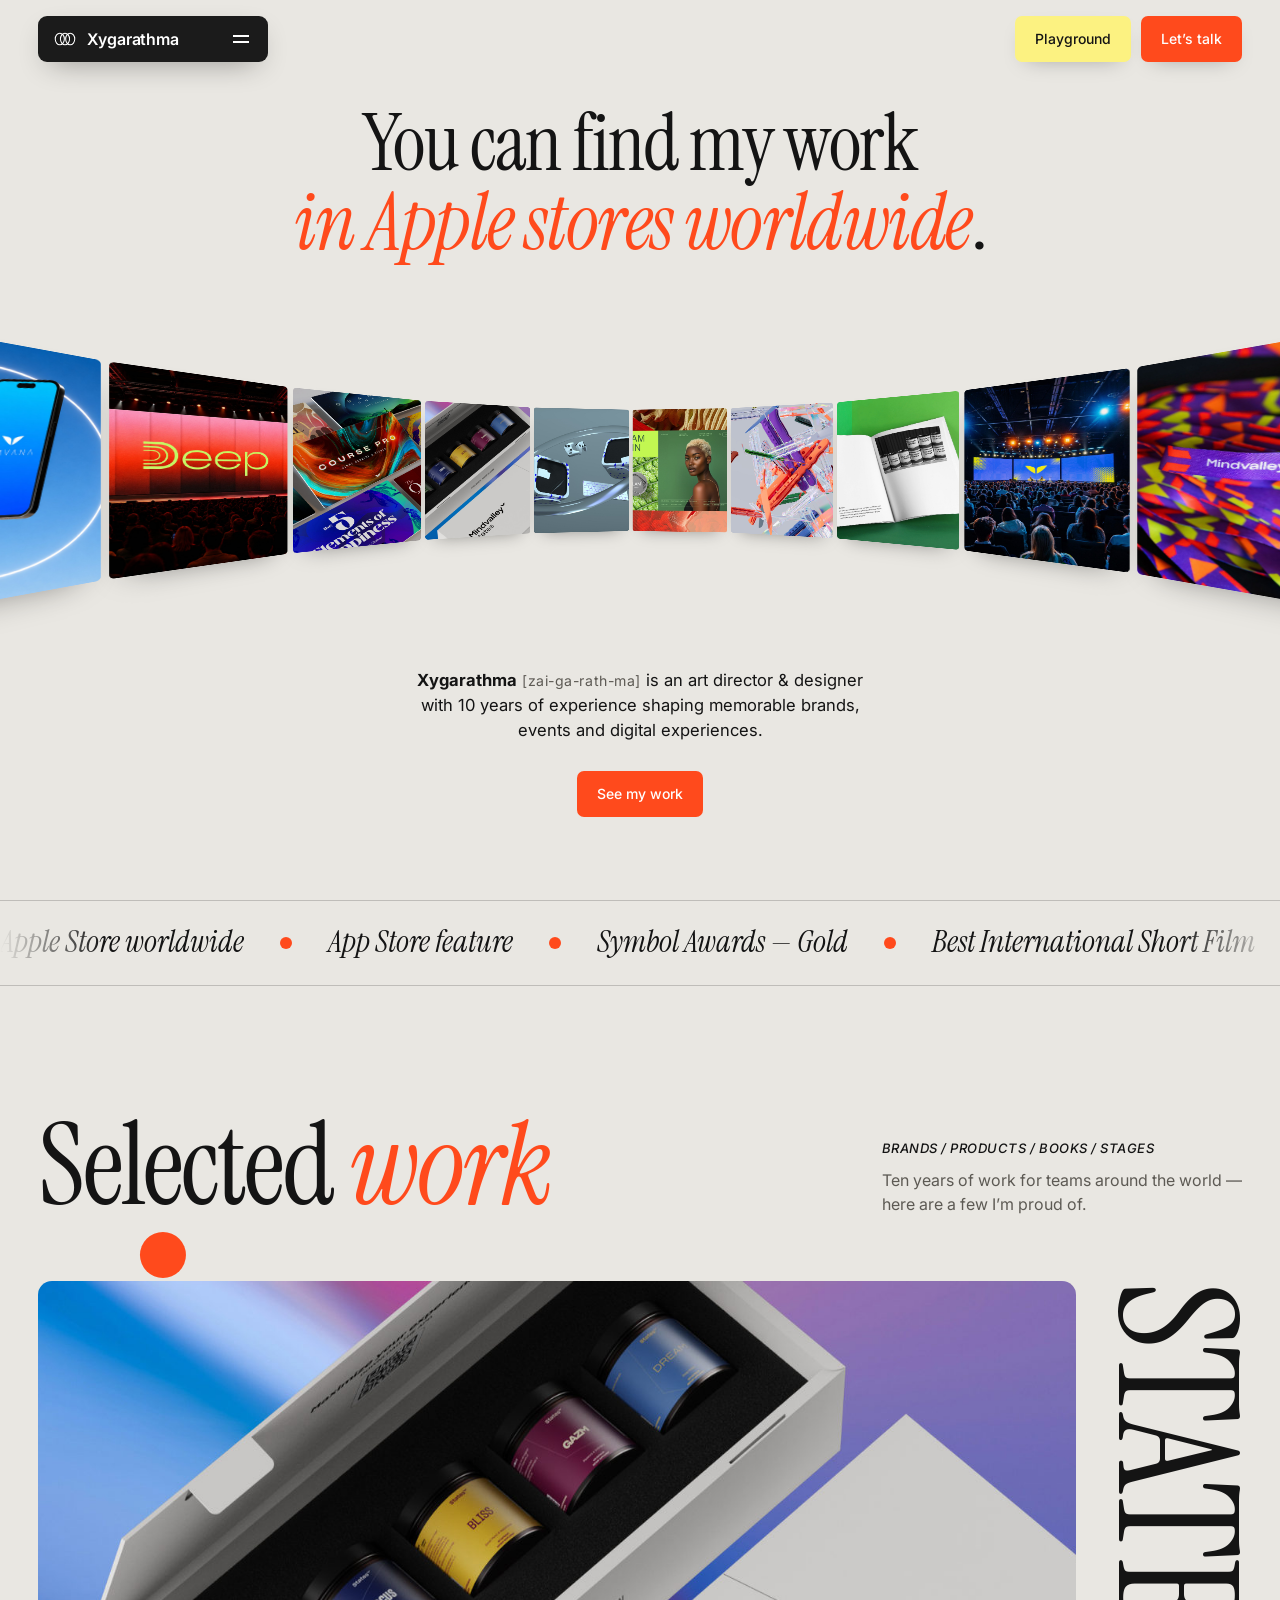
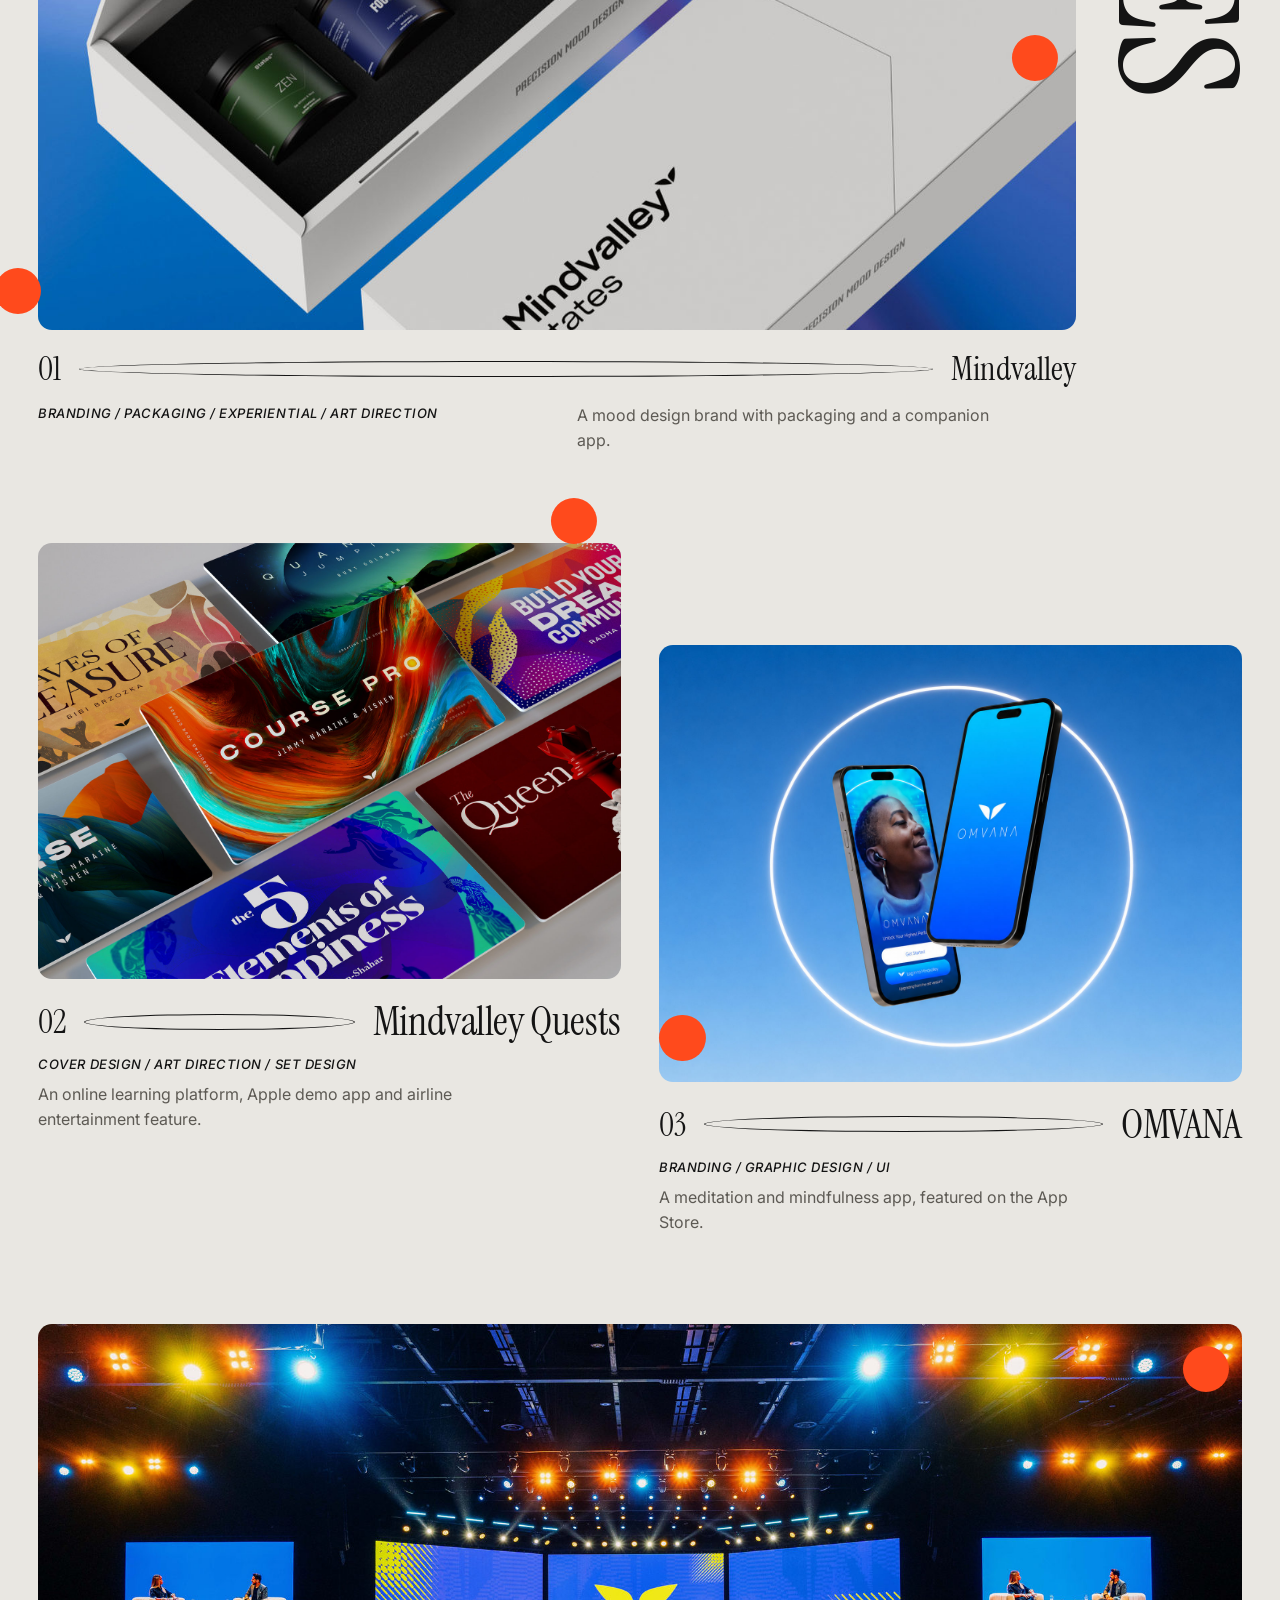
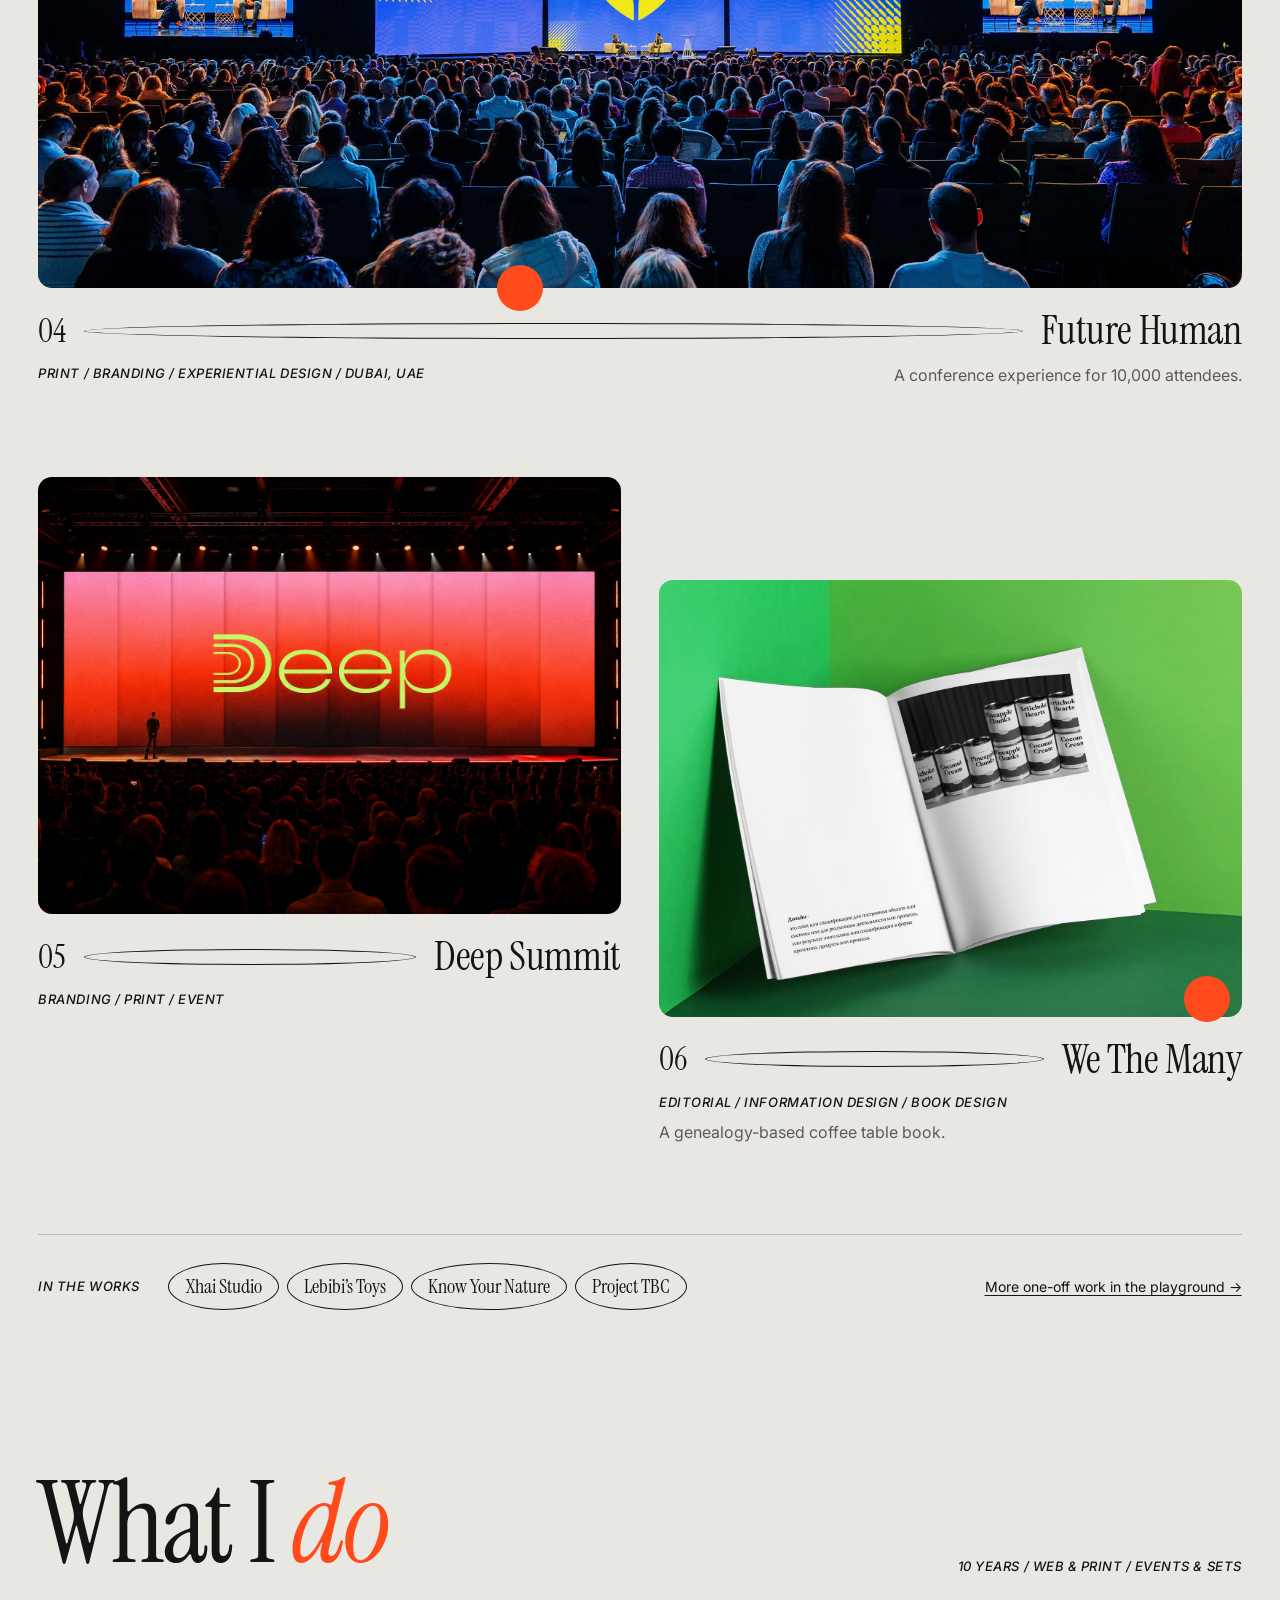
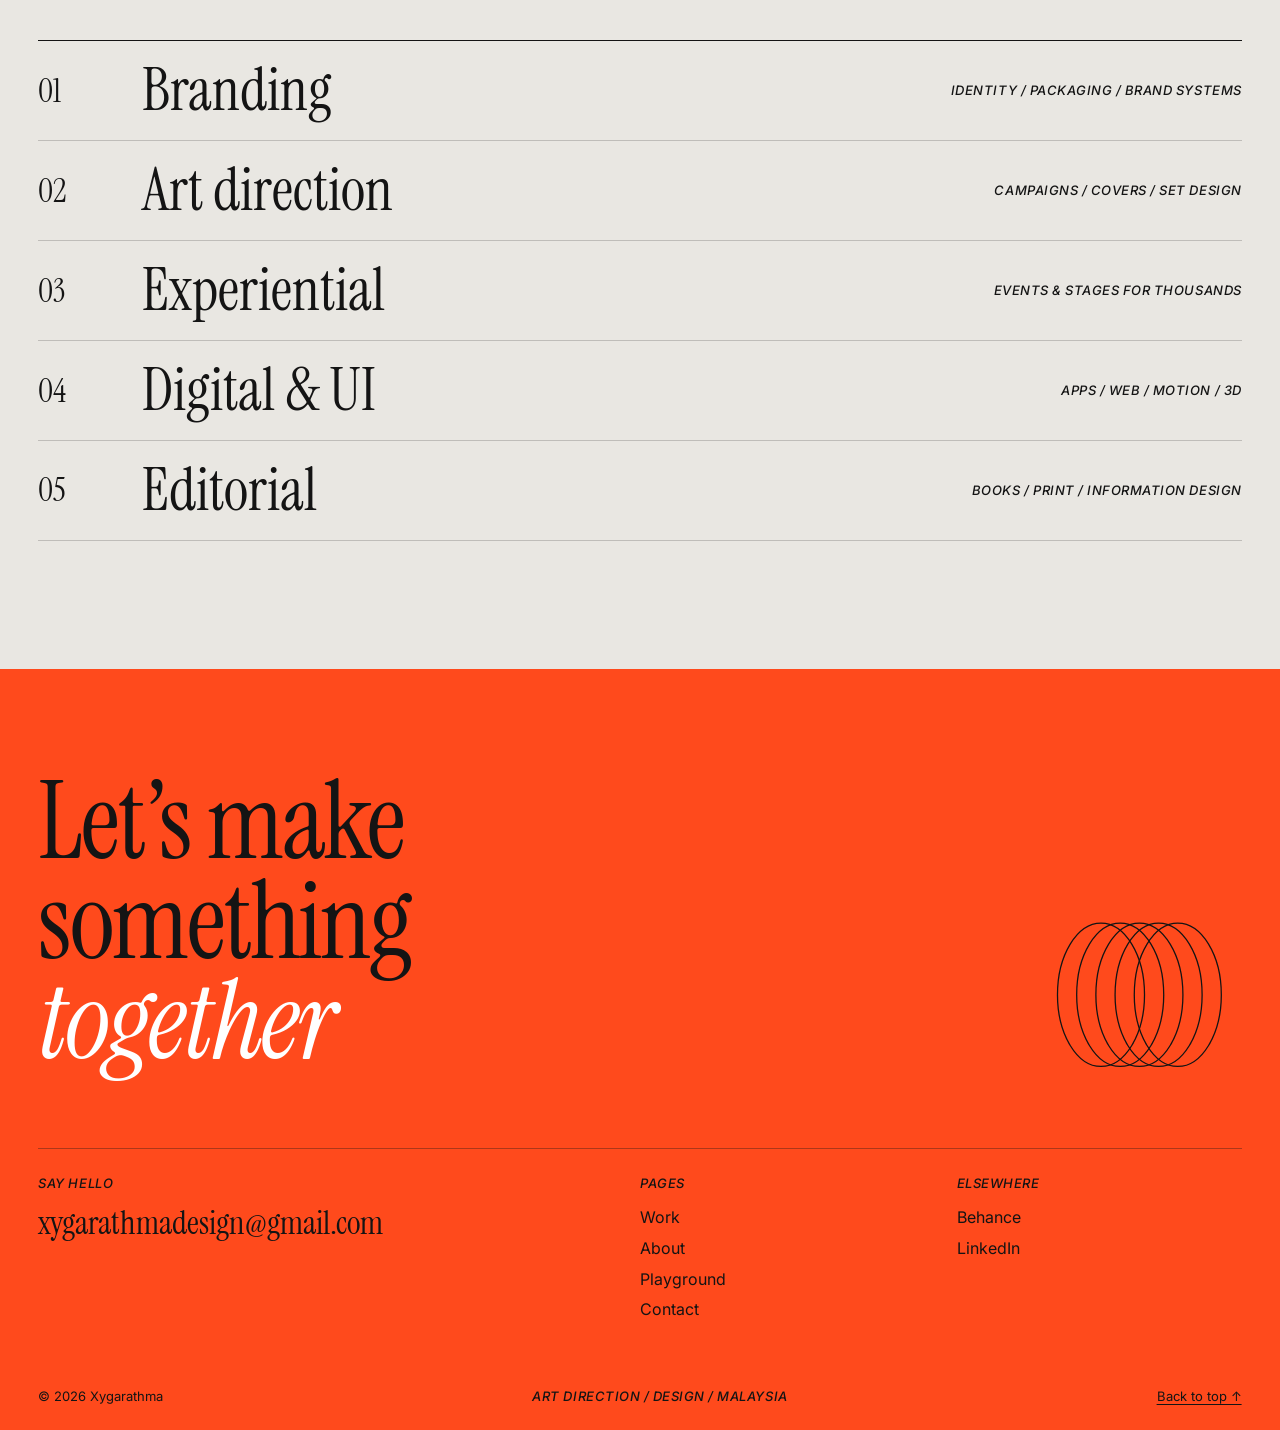
<file: index.html>
<!doctype html>
<html lang="en">
<head>
  <meta charset="utf-8" />
  <meta name="viewport" content="width=device-width, initial-scale=1" />
  <title>Xygarathma — Art Director &amp; Designer</title>
  <meta name="description" content="Xygarathma is an art director and designer with 10 years of experience shaping memorable brands, events and digital experiences." />
  <link rel="preconnect" href="https://fonts.googleapis.com" />
  <link rel="preconnect" href="https://fonts.gstatic.com" crossorigin />
  <link href="https://fonts.googleapis.com/css2?family=Instrument+Serif:ital@0;1&family=Inter:ital,wght@0,400;0,500;0,600;1,500&display=swap" rel="stylesheet" />
  <link rel="stylesheet" href="styles.css" />
</head>
<body>
  <div class="cursor" aria-hidden="true"><span>View</span></div>

  <!-- ───────────── NAV ───────────── -->
  <header class="nav">
    <div class="nav__box">
      <div class="nav__bar">
        <a href="index.html" class="nav__logo">
          <svg class="mark" viewBox="0 0 40 20" aria-hidden="true"><ellipse cx="12" cy="10" rx="7" ry="9"/><ellipse cx="20" cy="10" rx="7" ry="9"/><ellipse cx="28" cy="10" rx="7" ry="9"/></svg>
          Xygarathma
        </a>
        <button class="nav__burger" aria-expanded="false" aria-controls="menu" aria-label="Menu"><span></span><span></span></button>
      </div>
      <nav class="nav__menu" id="menu" aria-label="Primary">
        <a href="#work">Work</a>
        <a href="about.html">About</a>
        <a href="playground.html">Playground</a>
        <a href="contact.html">Contact</a>
      </nav>
    </div>
    <div class="nav__actions">
      <a href="playground.html" class="btn btn--yellow">Playground</a>
      <a href="contact.html" class="btn btn--orange">Let’s talk</a>
    </div>
  </header>

  <main>
    <!-- ───────────── HERO ───────────── -->
    <section class="hero">
      <h1 class="hero__title">
        <span class="hero__lead load">You can find my work</span>
        <span class="rotator load" style="--d:.15s" aria-live="polite"><span class="rotator__item is-current">in Apple stores worldwide</span></span>
      </h1>

      <!-- curved 3D gallery (Melius-style); JS duplicates the cards to fill the ring -->
      <div class="ring load" style="--d:.3s" aria-hidden="true">
        <div class="ring__track">
          <figure class="ring__card"><img src="images/states.jpg" alt="" /></figure>
          <figure class="ring__card"><img src="images/quests.jpg" alt="" /></figure>
          <figure class="ring__card"><img src="images/deepsummit.jpg" alt="" /></figure>
          <figure class="ring__card"><img src="images/omvana.jpg" alt="" /></figure>
          <figure class="ring__card"><img src="images/projecttbc.jpg" alt="" /></figure>
          <figure class="ring__card"><img src="images/futurehuman.jpg" alt="" /></figure>
          <figure class="ring__card"><img src="images/wethemany.jpg" alt="" /></figure>
          <figure class="ring__card"><img src="images/xhai.jpg" alt="" /></figure>
          <figure class="ring__card"><img src="images/lebibi.jpg" alt="" /></figure>
          <figure class="ring__card"><img src="images/knowyournature.jpg" alt="" /></figure>
        </div>
      </div>

      <div class="hero__foot">
        <p class="hero__sub load" style="--d:.45s">
          <strong>Xygarathma</strong> <span class="say">[zai-ga-rath-ma]</span> is an art director &amp; designer
          with 10 years of experience shaping memorable brands, events and digital experiences.
        </p>
        <a href="#work" class="btn btn--orange load" style="--d:.55s">See my work</a>
      </div>
    </section>

    <!-- ───────────── RECOGNITION ───────────── -->
    <section class="strip" aria-label="Recognition">
      <div class="marquee">
        <div class="marquee__track">
          <span>Apple Store worldwide</span><i></i><span>App Store feature</span><i></i><span>Symbol Awards — Gold</span><i></i><span>Best International Short Film</span><i></i><span>11 Young Malaysians to Watch</span><i></i>
          <span>Apple Store worldwide</span><i></i><span>App Store feature</span><i></i><span>Symbol Awards — Gold</span><i></i><span>Best International Short Film</span><i></i><span>11 Young Malaysians to Watch</span><i></i>
        </div>
      </div>
    </section>

    <!-- ───────────── WORK ───────────── -->
    <section class="work" id="work">
      <div class="section-head">
        <h2 class="display reveal">Selected <em>work</em></h2>
        <div class="section-head__side reveal" style="--d:.1s">
          <p class="caps">Brands / Products / Books / Stages</p>
          <p>Ten years of work for teams around the world — here are a few I’m proud of.</p>
        </div>
      </div>

      <!-- Feature, laid out like a poster -->
      <article class="project project--feature reveal" data-cursor>
        <a href="https://www.xygarathma.com/states" class="project__media">
          <img src="images/states.jpg" alt="States mood design kit: a box of colourful bottles" />
          <span class="dot" style="--x:12%;--y:-4%"></span>
          <span class="dot" style="--x:96%;--y:58%"></span>
          <span class="dot" style="--x:-2%;--y:94%"></span>
        </a>
        <h3 class="project__vertical" aria-hidden="true">States</h3>
        <div class="project__row">
          <span class="num">01</span><span class="ellipse"></span><span class="num">Mindvalley</span>
        </div>
        <div class="project__text">
          <h3 class="project__title">States</h3>
          <p class="caps">Branding / Packaging / Experiential / Art direction</p>
          <p class="project__desc">A mood design brand with packaging and a companion app.</p>
        </div>
      </article>

      <div class="project-grid">
        <article class="project reveal" data-cursor>
          <a href="https://www.xygarathma.com/quests" class="project__media">
            <img src="images/quests.jpg" alt="Mindvalley Quests course covers" />
            <span class="dot" style="--x:92%;--y:-5%"></span>
          </a>
          <div class="project__row"><span class="num">02</span><span class="ellipse"></span><h3 class="project__title">Mindvalley Quests</h3></div>
          <p class="caps">Cover design / Art direction / Set design</p>
          <p class="project__desc">An online learning platform, Apple demo app and airline entertainment feature.</p>
        </article>
        <article class="project reveal" style="--d:.12s" data-cursor>
          <a href="https://www.xygarathma.com/omvana" class="project__media">
            <img src="images/omvana.jpg" alt="OMVANA app on two phones" />
            <span class="dot" style="--x:4%;--y:90%"></span>
          </a>
          <div class="project__row"><span class="num">03</span><span class="ellipse"></span><h3 class="project__title">OMVANA</h3></div>
          <p class="caps">Branding / Graphic design / UI</p>
          <p class="project__desc">A meditation and mindfulness app, featured on the App Store.</p>
        </article>
      </div>

      <article class="project project--wide reveal" data-cursor>
        <a href="https://www.xygarathma.com/futurehuman" class="project__media">
          <img src="images/futurehuman.jpg" alt="Future Human conference stage in front of a large audience" />
          <span class="dot" style="--x:97%;--y:8%"></span>
          <span class="dot" style="--x:40%;--y:100%"></span>
        </a>
        <div class="project__row"><span class="num">04</span><span class="ellipse"></span><h3 class="project__title">Future Human</h3></div>
        <div class="project__split">
          <p class="caps">Print / Branding / Experiential design / Dubai, UAE</p>
          <p class="project__desc">A conference experience for 10,000 attendees.</p>
        </div>
      </article>

      <div class="project-grid">
        <article class="project reveal" data-cursor>
          <a href="https://www.xygarathma.com/deepsummit" class="project__media">
            <img src="images/deepsummit.jpg" alt="Deep Summit logo on a glowing stage" />
          </a>
          <div class="project__row"><span class="num">05</span><span class="ellipse"></span><h3 class="project__title">Deep Summit</h3></div>
          <p class="caps">Branding / Print / Event</p>
        </article>
        <article class="project reveal" style="--d:.12s" data-cursor>
          <a href="https://www.xygarathma.com/wethemany" class="project__media">
            <img src="images/wethemany.jpg" alt="We The Many book open on a green set" />
            <span class="dot" style="--x:94%;--y:96%"></span>
          </a>
          <div class="project__row"><span class="num">06</span><span class="ellipse"></span><h3 class="project__title">We The Many</h3></div>
          <p class="caps">Editorial / Information design / Book design</p>
          <p class="project__desc">A genealogy-based coffee table book.</p>
        </article>
      </div>

      <div class="soon reveal">
        <p class="caps">In the works</p>
        <ul>
          <li><a href="https://www.xygarathma.com/xhaistudios">Xhai Studio</a></li>
          <li><a href="https://www.xygarathma.com/lebibistoys">Lebibi’s Toys</a></li>
          <li><a href="https://www.xygarathma.com/knowyournature">Know Your Nature</a></li>
          <li><a href="https://www.xygarathma.com/projecttbc">Project TBC</a></li>
        </ul>
        <a href="playground.html" class="link">More one-off work in the playground →</a>
      </div>
    </section>

    <!-- ───────────── SERVICES ───────────── -->
    <section class="services">
      <div class="section-head">
        <h2 class="display reveal">What I <em>do</em></h2>
        <p class="caps reveal" style="--d:.1s">10 years / Web &amp; print / Events &amp; sets</p>
      </div>
      <ul class="services__list">
        <li class="reveal"><span class="num">01</span><span class="t">Branding</span><span class="caps">Identity / Packaging / Brand systems</span></li>
        <li class="reveal"><span class="num">02</span><span class="t">Art direction</span><span class="caps">Campaigns / Covers / Set design</span></li>
        <li class="reveal"><span class="num">03</span><span class="t">Experiential</span><span class="caps">Events &amp; stages for thousands</span></li>
        <li class="reveal"><span class="num">04</span><span class="t">Digital &amp; UI</span><span class="caps">Apps / Web / Motion / 3D</span></li>
        <li class="reveal"><span class="num">05</span><span class="t">Editorial</span><span class="caps">Books / Print / Information design</span></li>
      </ul>
    </section>
  </main>

  <!-- ───────────── FOOTER (poster's orange block) ───────────── -->
  <footer class="footer">
    <div class="footer__top">
      <a href="contact.html" class="footer__big">Let’s make something <em>together</em></a>
      <svg class="rings" viewBox="0 0 160 120" aria-hidden="true">
        <ellipse cx="50" cy="60" rx="34" ry="56"/><ellipse cx="65" cy="60" rx="34" ry="56"/><ellipse cx="80" cy="60" rx="34" ry="56"/><ellipse cx="95" cy="60" rx="34" ry="56"/><ellipse cx="110" cy="60" rx="34" ry="56"/>
      </svg>
    </div>
    <div class="footer__cols">
      <div>
        <p class="caps">Say hello</p>
        <a href="mailto:xygarathmadesign@gmail.com" class="footer__mail">xygarathmadesign@gmail.com</a>
      </div>
      <nav aria-label="Pages">
        <p class="caps">Pages</p>
        <a href="#work">Work</a><a href="about.html">About</a><a href="playground.html">Playground</a><a href="contact.html">Contact</a>
      </nav>
      <nav aria-label="Social">
        <p class="caps">Elsewhere</p>
        <!-- TODO: add your Behance and LinkedIn URLs -->
        <a href="#">Behance</a><a href="#">LinkedIn</a>
      </nav>
    </div>
    <div class="footer__base">
      <span>© <span id="year"></span> Xygarathma</span>
      <span class="caps">Art direction / Design / Malaysia</span>
      <a href="#" class="link">Back to top ↑</a>
    </div>
  </footer>

  <script src="script.js"></script>
</body>
</html>
</file>
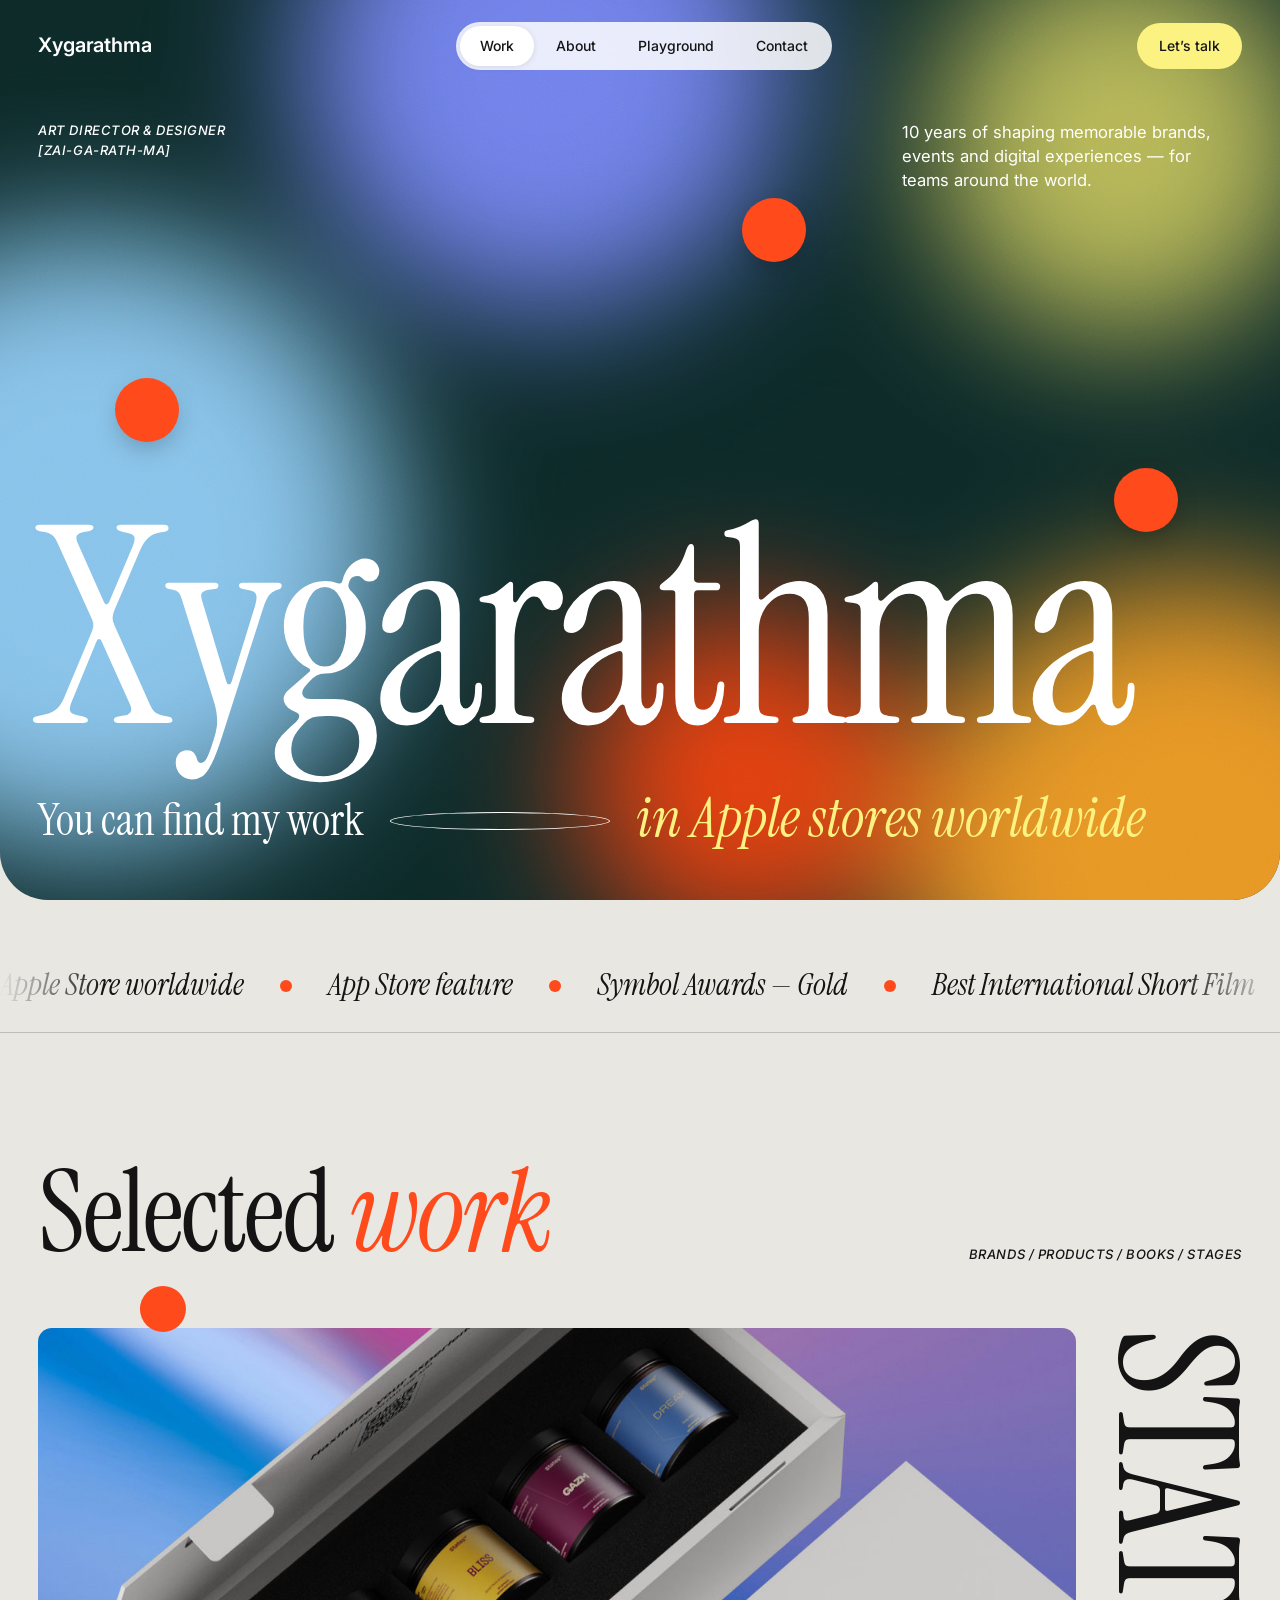
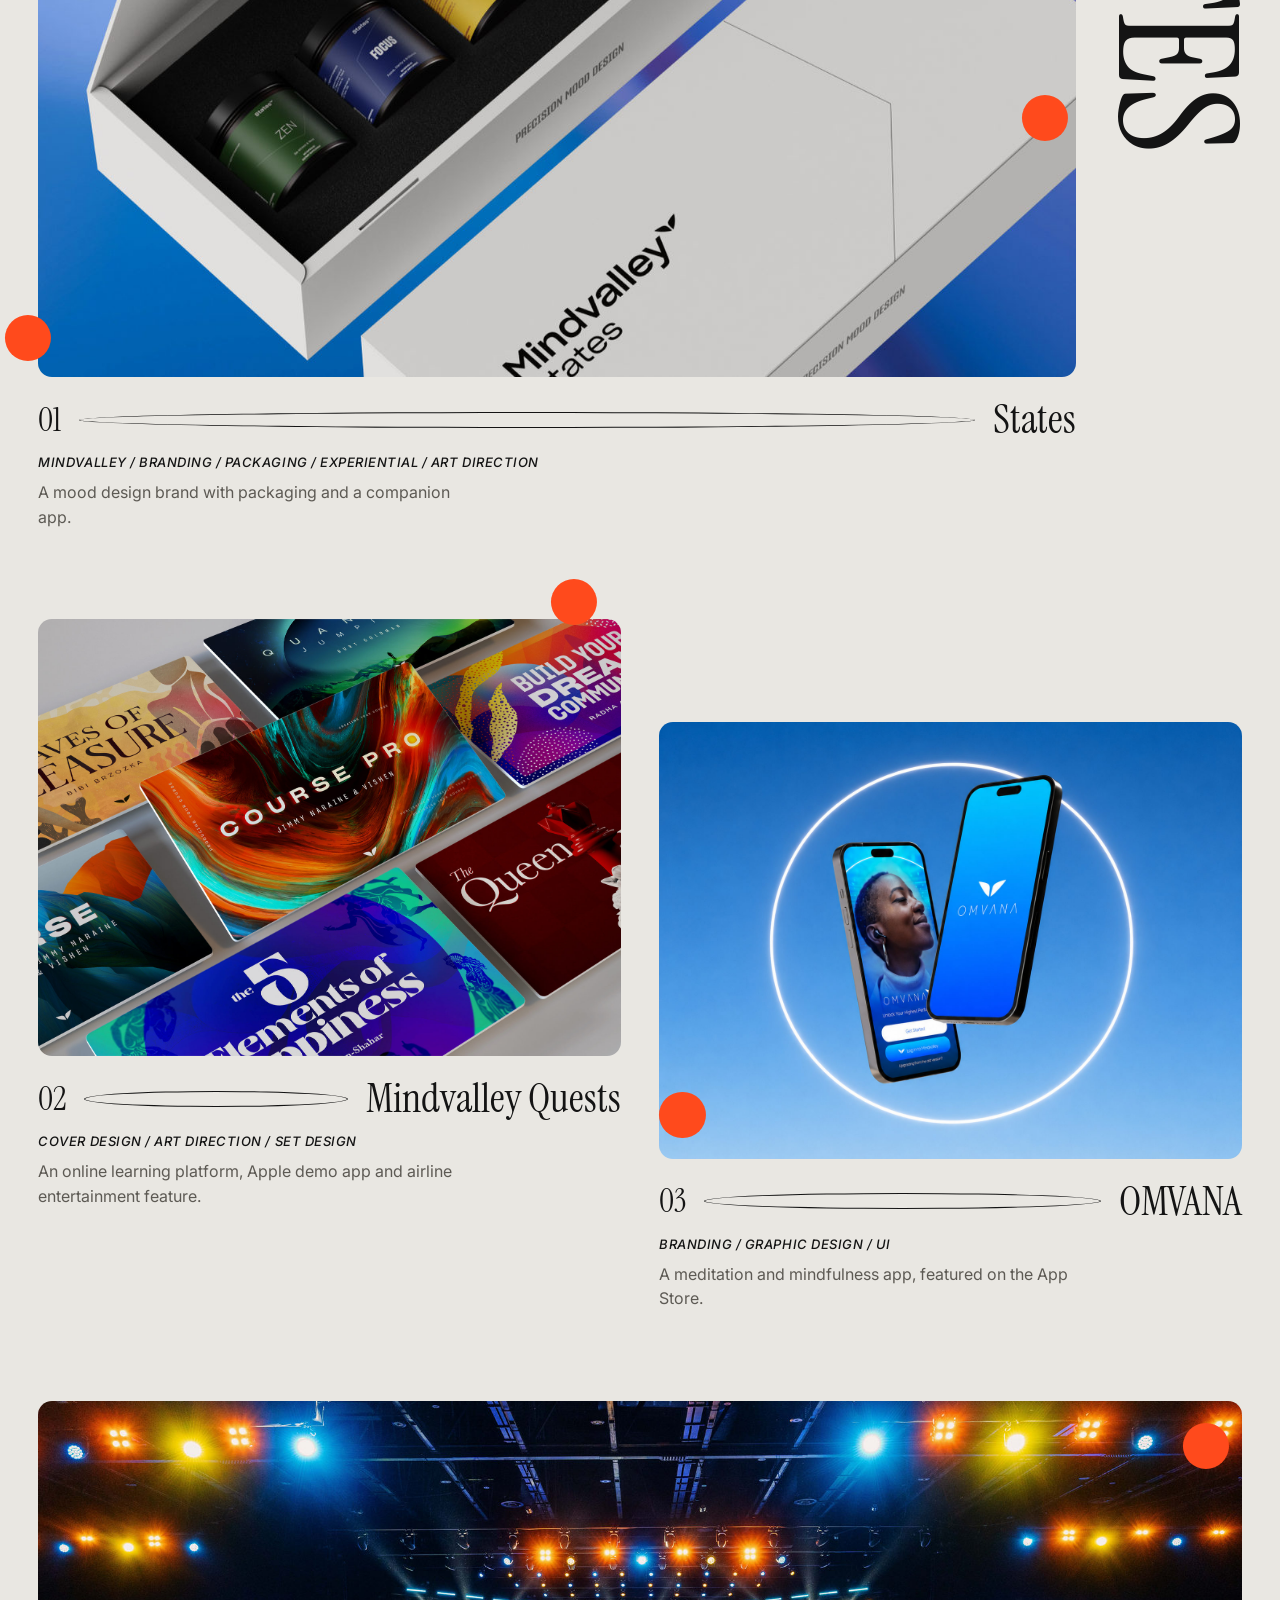
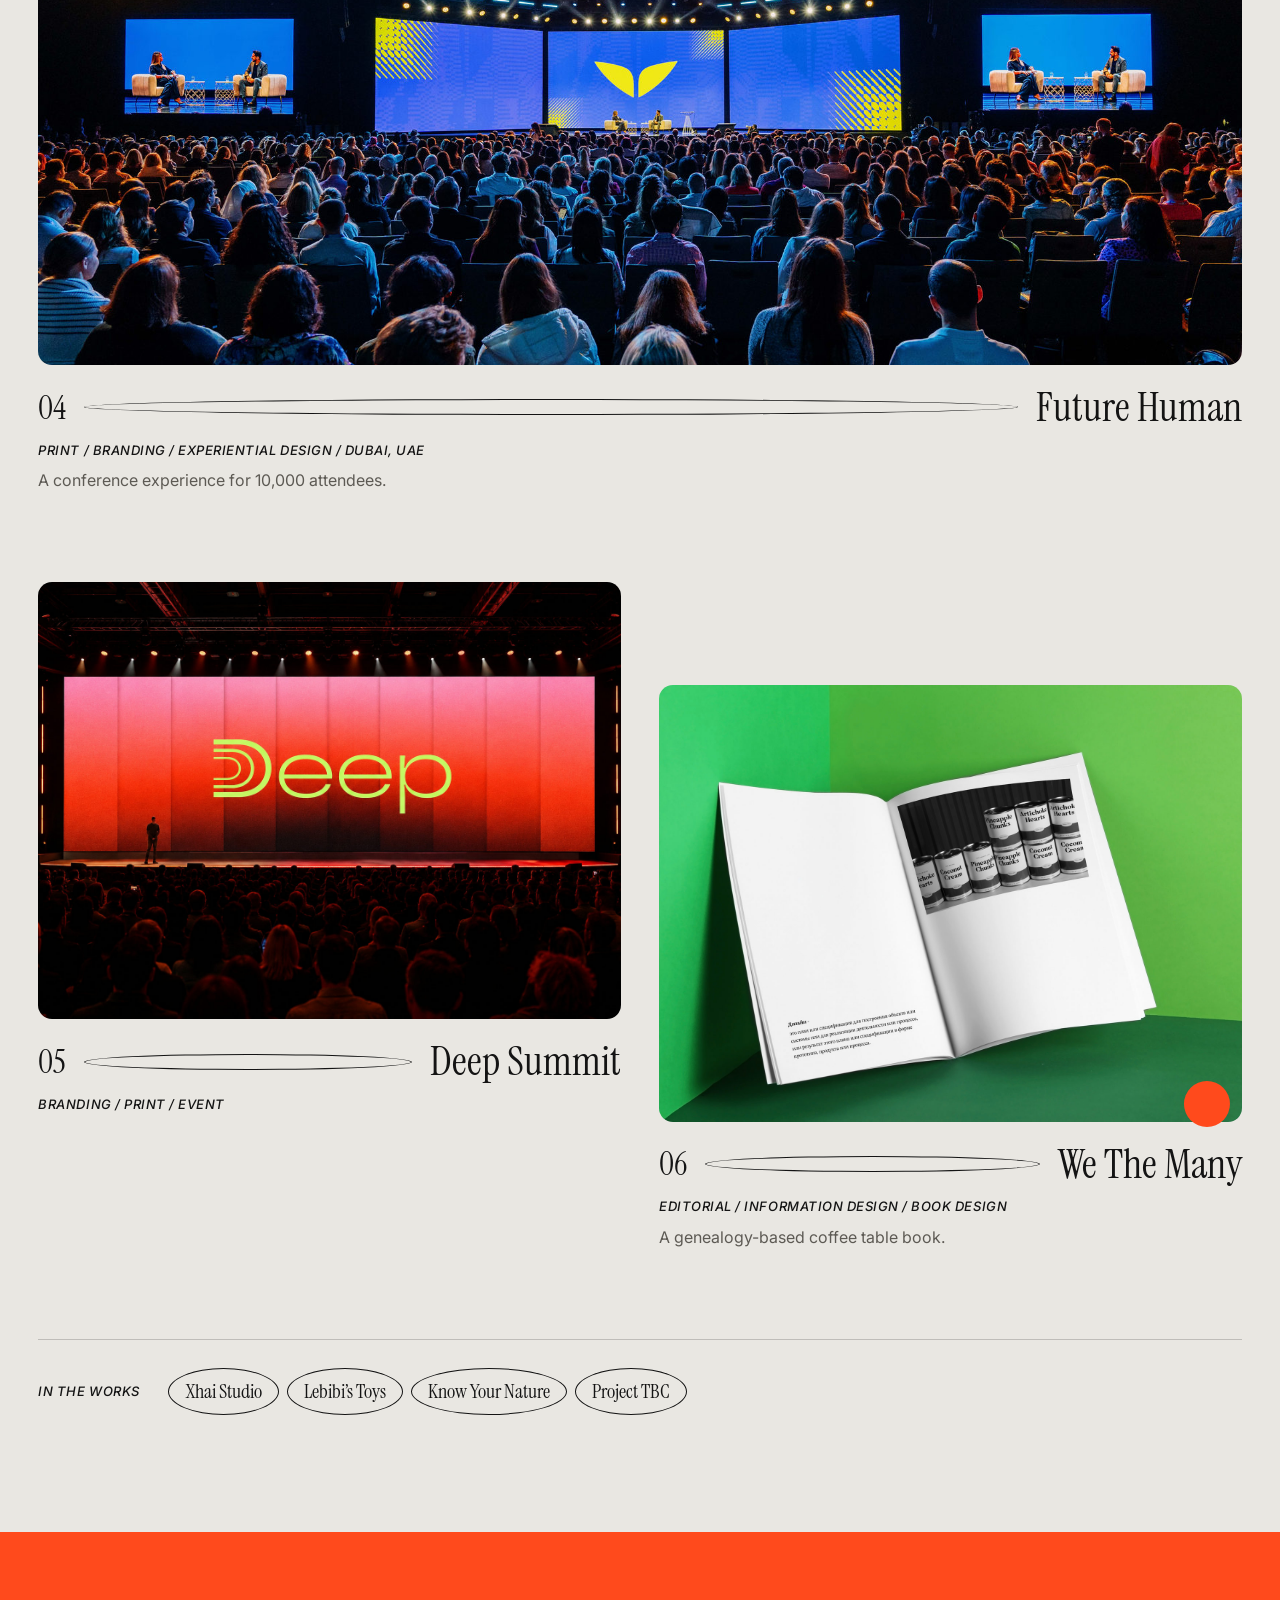
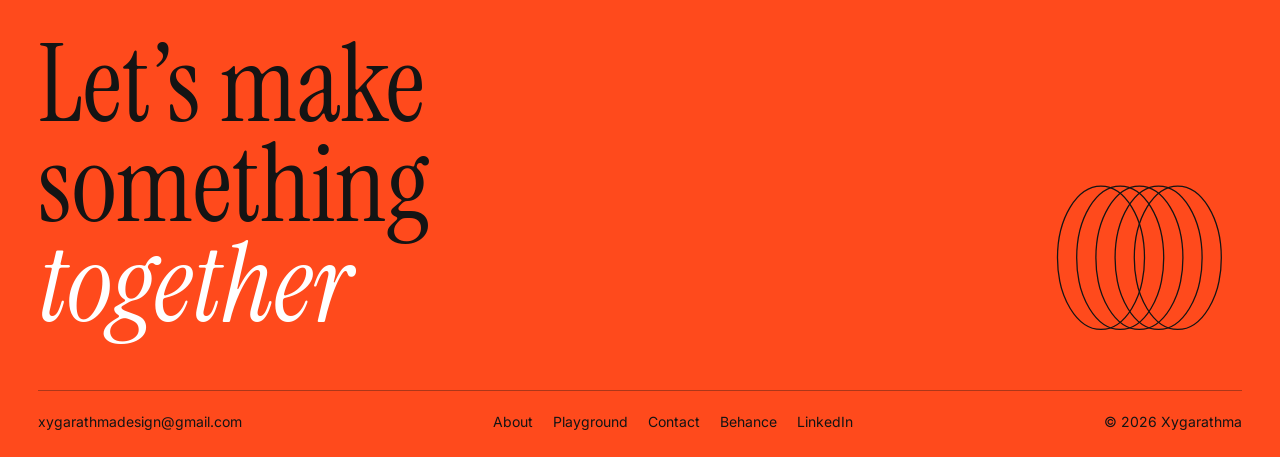
<file: options/option-a-poster-bloom.html>
<!doctype html>
<html lang="en">
<head>
  <meta charset="utf-8" />
  <meta name="viewport" content="width=device-width, initial-scale=1" />
  <title>Xygarathma — Option A: Poster Bloom</title>
  <meta name="description" content="Xygarathma is an art director and designer with 10 years of experience shaping memorable brands, events and digital experiences." />
  <link rel="preconnect" href="https://fonts.googleapis.com" />
  <link rel="preconnect" href="https://fonts.gstatic.com" crossorigin />
  <link href="https://fonts.googleapis.com/css2?family=Instrument+Serif:ital@0;1&family=Inter:ital,wght@0,400;0,500;0,600;1,500&display=swap" rel="stylesheet" />
  <link rel="stylesheet" href="common.css" />
  <style>
    /* Option A — Keto's colour-bloom hero + the exhibition poster's type, dots and orange block */
    :root {
      --bg: #e9e7e2; --ink: #141414; --soft: #5d5a54; --line: rgba(20,20,20,.2);
      --deep: #0d2a29; --orange: #ff4a1c; --yellow: #fcf281;
      --sky: #9fd3ff; --peri: #7f8cff; --sage: #7fbf9a; --amber: #ffa53b;
      --serif: "Instrument Serif", "Times New Roman", serif;
      --sans: "Inter", system-ui, sans-serif;
    }
    body { background: var(--bg); color: var(--ink); font-family: var(--sans); }
    .caps { font-style: italic; font-weight: 500; font-size: 13px; letter-spacing: .04em; text-transform: uppercase; }
    .btn { display: inline-flex; padding: 12px 22px; border-radius: 999px; font-size: 14px; font-weight: 500; transition: transform .4s var(--ease); }
    .btn:hover { transform: translateY(-2px); }
    .btn--yellow { background: var(--yellow); color: var(--ink); }

    /* nav (Keto) */
    .nav { position: absolute; inset: 0 0 auto; z-index: 10; display: flex; justify-content: space-between; align-items: center; padding: 22px var(--gutter); color: #fff; }
    .nav__logo { font-weight: 600; font-size: 20px; letter-spacing: -.01em; }
    .nav__pill { display: flex; gap: 2px; padding: 4px; border-radius: 999px; background: rgba(255,255,255,.85); backdrop-filter: blur(12px); }
    .nav__pill a { color: var(--ink); padding: 9px 20px; border-radius: 999px; font-size: 14px; font-weight: 500; transition: background .3s; }
    .nav__pill a:hover { background: rgba(0,0,0,.06); }
    .nav__pill a.is-active { background: #fff; box-shadow: 0 1px 6px rgba(0,0,0,.1); }

    /* hero */
    .hero {
      position: relative; isolation: isolate; overflow: hidden;
      min-height: 100svh; padding: 120px var(--gutter) 48px;
      display: flex; flex-direction: column; justify-content: space-between;
      background: var(--deep); color: #fff;
      border-radius: 0 0 48px 48px;
    }
    .b1 { width: 48vw; height: 48vw; left: -6%; top: 30%; background: var(--sky); animation-duration: 26s; }
    .b2 { width: 38vw; height: 38vw; left: 28%; top: -8%; background: var(--peri); animation-duration: 19s; animation-delay: -6s; }
    .b3 { width: 44vw; height: 44vw; right: -4%; bottom: -14%; background: var(--amber); animation-duration: 23s; animation-delay: -3s; }
    .b4 { width: 26vw; height: 26vw; left: 46%; bottom: 4%; background: var(--orange); animation-duration: 17s; animation-delay: -9s; }
    .b5 { width: 30vw; height: 30vw; right: 6%; top: 4%; background: var(--yellow); opacity: .7; animation-duration: 28s; animation-delay: -12s; }
    .hero__top { display: flex; justify-content: space-between; gap: 40px; align-items: flex-start; }
    .hero__intro { max-width: 34ch; font-size: clamp(16px, 1.3vw, 19px); line-height: 1.45; }
    .hero__name {
      font-family: var(--serif); font-weight: 400;
      font-size: clamp(56px, 21.5vw, 400px); line-height: .82; letter-spacing: -.03em; white-space: nowrap;
      margin: 4vh 0 0 -.04em;
    }
    .hero__name .ch { display: inline-block; transform: translateY(100%); opacity: 0; transition: transform 1.2s var(--ease), opacity 1.2s var(--ease); transition-delay: calc(var(--i) * 40ms + .1s); }
    .is-loaded .hero__name .ch { transform: none; opacity: 1; }
    .hero__line { display: flex; align-items: center; gap: clamp(14px, 2vw, 28px); margin-top: clamp(14px, 3.7vw, 68px); flex-wrap: wrap; }
    .hero__line .lead { font-family: var(--serif); font-size: clamp(26px, 3.4vw, 54px); line-height: 1; }
    .ellipse { flex: 1; min-width: 40px; max-width: 220px; height: 18px; border: 1px solid currentColor; border-radius: 50%; }
    .rotator { font-family: var(--serif); font-style: italic; font-size: clamp(30px, 4.4vw, 70px); line-height: 1; color: var(--yellow); padding-bottom: .1em; }
    .rotator__item { white-space: nowrap; }
    .hero .dot {
      position: absolute; z-index: 1; border-radius: 50%; background: var(--orange);
      width: clamp(36px, 5vw, 76px); aspect-ratio: 1;
      transform: translate(var(--mx, 0), var(--my, 0)); transition: transform 1.2s var(--ease);
      box-shadow: 0 10px 30px -10px rgba(0,0,0,.4);
    }
    .hero .d1 { left: 58%; top: 22%; } .hero .d2 { right: 8%; top: 52%; } .hero .d3 { left: 9%; top: 42%; }

    /* recognition */
    .strip { border-bottom: 1px solid var(--line); padding: 22px 0; margin-top: 40px; }
    .marquee__track { font-family: var(--serif); font-style: italic; font-size: clamp(24px, 2.4vw, 34px); }
    .marquee__track i { width: 12px; height: 12px; border-radius: 50%; background: var(--orange); flex: none; }

    /* work */
    .work { padding: clamp(80px, 10vw, 130px) var(--gutter) 40px; max-width: 1440px; margin: 0 auto; }
    .head { display: flex; flex-wrap: wrap; justify-content: space-between; align-items: flex-end; gap: 24px; margin-bottom: clamp(40px, 5vw, 72px); }
    .display { font-family: var(--serif); font-weight: 400; font-size: clamp(56px, 9vw, 150px); line-height: .9; letter-spacing: -.025em; }
    .display em { color: var(--orange); }
    .project { margin-bottom: clamp(56px, 7vw, 100px); }
    .media { display: block; position: relative; aspect-ratio: 4 / 3; }
    .media img { position: absolute; inset: 0; width: 100%; height: 100%; object-fit: cover; border-radius: 14px; transition: transform 1.2s var(--ease), border-radius 1.2s var(--ease); }
    .project:hover .media img { transform: scale(.985); border-radius: 28px; }
    .media .pdot { position: absolute; left: var(--x); top: var(--y); width: clamp(28px, 3.6vw, 52px); aspect-ratio: 1; border-radius: 50%; background: var(--orange); transform: translate(-50%, -50%) scale(0); transition: transform 1s var(--ease) .3s; }
    .project.is-in .pdot { transform: translate(-50%, -50%) scale(1); }
    .row { display: flex; align-items: center; gap: 18px; margin-top: 22px; }
    .num { font-family: var(--serif); font-size: clamp(26px, 2.6vw, 40px); line-height: 1; }
    .row .ellipse { max-width: none; height: 16px; transition: transform 1s var(--ease); }
    .project:hover .row .ellipse { transform: scaleY(1.6); }
    .title { font-family: var(--serif); font-weight: 400; font-size: clamp(30px, 3.2vw, 50px); line-height: 1; }
    .project .caps { margin-top: 12px; }
    .desc { margin-top: 8px; color: var(--soft); max-width: 44ch; }
    .grid { display: grid; grid-template-columns: 1fr 1fr; gap: clamp(24px, 3vw, 48px); }
    .grid .project:nth-child(2) { margin-top: clamp(0px, 8vw, 120px); }
    .feature { display: grid; grid-template-columns: 1fr auto; column-gap: clamp(16px, 2.5vw, 40px); }
    .feature .media { aspect-ratio: 16 / 10; }
    .vertical { grid-column: 2; grid-row: 1 / span 3; writing-mode: vertical-rl; font-family: var(--serif); font-weight: 400; text-transform: uppercase; font-size: clamp(90px, 13vw, 210px); line-height: .8; }
    .wide .media { aspect-ratio: 16 / 7.5; }
    .soon { display: flex; flex-wrap: wrap; align-items: center; gap: 14px 28px; border-top: 1px solid var(--line); padding-top: 28px; }
    .soon ul { display: flex; flex-wrap: wrap; gap: 8px; }
    .soon a { display: inline-block; padding: 7px 16px; border: 1px solid var(--ink); border-radius: 50%; font-family: var(--serif); font-size: 20px; transition: background .3s, color .3s, border-color .3s; }
    .soon a:hover { background: var(--orange); border-color: var(--orange); color: #fff; }

    /* footer */
    .footer { background: var(--orange); padding: clamp(56px, 8vw, 110px) var(--gutter) 24px; margin-top: clamp(40px, 6vw, 80px); }
    .footer__top { display: flex; justify-content: space-between; align-items: flex-end; gap: 32px; }
    .footer__big { font-family: var(--serif); font-size: clamp(52px, 8.5vw, 140px); line-height: .92; max-width: 11ch; }
    .footer__big em { color: #fff; }
    .rings { width: clamp(120px, 16vw, 220px); flex: none; fill: none; stroke: var(--ink); stroke-width: 1; overflow: visible; }
    .rings ellipse { transform-box: fill-box; transform-origin: center; animation: breathe 6s ease-in-out infinite; }
    .rings ellipse:nth-child(2) { animation-delay: -1.2s; } .rings ellipse:nth-child(3) { animation-delay: -2.4s; }
    .rings ellipse:nth-child(4) { animation-delay: -3.6s; } .rings ellipse:nth-child(5) { animation-delay: -4.8s; }
    @keyframes breathe { 50% { transform: scaleX(.55); } }
    .footer__base { display: flex; flex-wrap: wrap; justify-content: space-between; gap: 12px; margin-top: 56px; padding-top: 20px; border-top: 1px solid rgba(20,20,20,.35); font-size: 14px; }
    .footer__base nav { display: flex; gap: 20px; }
    .cursor { background: var(--orange); color: #fff; }

    @media (max-width: 800px) {
      .nav { flex-wrap: wrap; row-gap: 14px; }
      .nav__pill { order: 3; width: 100%; justify-content: space-between; }
      .nav__pill a { padding: 8px 12px; font-size: 13px; }
      .hero { padding-top: 160px; }
      .hero .d1 { left: auto; right: 6%; top: 34%; }
      .hero__top { flex-direction: column; gap: 16px; }
      .rotator__item { white-space: normal; }
      .hero__line .ellipse { display: none; }
      .grid { grid-template-columns: 1fr; gap: 0; }
      .grid .project:nth-child(2) { margin-top: 0; }
      .feature { grid-template-columns: 1fr; }
      .vertical { display: none; }
      .wide .media { aspect-ratio: 4 / 3; }
      .footer__top { flex-direction: column; align-items: flex-start; }
    }
  </style>
</head>
<body>
  <div class="cursor" aria-hidden="true">View</div>

  <header class="nav">
    <a href="#" class="nav__logo">Xygarathma</a>
    <nav class="nav__pill" aria-label="Primary">
      <a href="#" class="is-active">Work</a><a href="about.html">About</a><a href="playground.html">Playground</a><a href="contact.html">Contact</a>
    </nav>
    <a href="contact.html" class="btn btn--yellow">Let’s talk</a>
  </header>

  <section class="hero">
    <div class="fluid" aria-hidden="true"><span class="blob b1"></span><span class="blob b2"></span><span class="blob b3"></span><span class="blob b4"></span><span class="blob b5"></span></div>
    <div class="grain" aria-hidden="true"></div>
    <span class="dot d1" data-depth="30" aria-hidden="true"></span>
    <span class="dot d2" data-depth="-24" aria-hidden="true"></span>
    <span class="dot d3" data-depth="18" aria-hidden="true"></span>

    <div class="hero__top">
      <p class="caps load">Art director &amp; designer<br />[zai-ga-rath-ma]</p>
      <p class="hero__intro load" style="--d:.1s">10 years of shaping memorable brands, events and digital experiences — for teams around the world.</p>
    </div>
    <div>
      <h1 class="hero__name" data-split>Xygarathma</h1>
      <p class="hero__line load" style="--d:.6s">
        <span class="lead">You can find my work</span><span class="ellipse" aria-hidden="true"></span>
        <span class="rotator" aria-live="polite"><span class="rotator__item">in Apple stores worldwide</span></span>
      </p>
    </div>
  </section>

  <section class="strip" aria-label="Recognition">
    <div class="marquee"><div class="marquee__track">
      <span>Apple Store worldwide</span><i></i><span>App Store feature</span><i></i><span>Symbol Awards — Gold</span><i></i><span>Best International Short Film</span><i></i><span>11 Young Malaysians to Watch</span><i></i>
      <span>Apple Store worldwide</span><i></i><span>App Store feature</span><i></i><span>Symbol Awards — Gold</span><i></i><span>Best International Short Film</span><i></i><span>11 Young Malaysians to Watch</span><i></i>
    </div></div>
  </section>

  <main class="work" id="work">
    <div class="head">
      <h2 class="display reveal">Selected <em>work</em></h2>
      <p class="caps reveal" style="--d:.1s">Brands / Products / Books / Stages</p>
    </div>

    <article class="project feature reveal">
      <a href="https://www.xygarathma.com/states" class="media" data-cursor>
        <img src="../images/states.jpg" alt="States mood design kit" />
        <span class="pdot" style="--x:12%;--y:-3%"></span><span class="pdot" style="--x:97%;--y:60%"></span><span class="pdot" style="--x:-1%;--y:94%"></span>
      </a>
      <h3 class="vertical" aria-hidden="true">States</h3>
      <div class="row"><span class="num">01</span><span class="ellipse"></span><h3 class="title">States</h3></div>
      <p class="caps">Mindvalley / Branding / Packaging / Experiential / Art direction</p>
      <p class="desc">A mood design brand with packaging and a companion app.</p>
    </article>

    <div class="grid">
      <article class="project reveal">
        <a href="https://www.xygarathma.com/quests" class="media" data-cursor><img src="../images/quests.jpg" alt="Mindvalley Quests covers" /><span class="pdot" style="--x:92%;--y:-4%"></span></a>
        <div class="row"><span class="num">02</span><span class="ellipse"></span><h3 class="title">Mindvalley Quests</h3></div>
        <p class="caps">Cover design / Art direction / Set design</p>
        <p class="desc">An online learning platform, Apple demo app and airline entertainment feature.</p>
      </article>
      <article class="project reveal" style="--d:.12s">
        <a href="https://www.xygarathma.com/omvana" class="media" data-cursor><img src="../images/omvana.jpg" alt="OMVANA app" /><span class="pdot" style="--x:4%;--y:90%"></span></a>
        <div class="row"><span class="num">03</span><span class="ellipse"></span><h3 class="title">OMVANA</h3></div>
        <p class="caps">Branding / Graphic design / UI</p>
        <p class="desc">A meditation and mindfulness app, featured on the App Store.</p>
      </article>
    </div>

    <article class="project wide reveal">
      <a href="https://www.xygarathma.com/futurehuman" class="media" data-cursor><img src="../images/futurehuman.jpg" alt="Future Human stage" /><span class="pdot" style="--x:97%;--y:8%"></span></a>
      <div class="row"><span class="num">04</span><span class="ellipse"></span><h3 class="title">Future Human</h3></div>
      <p class="caps">Print / Branding / Experiential design / Dubai, UAE</p>
      <p class="desc">A conference experience for 10,000 attendees.</p>
    </article>

    <div class="grid">
      <article class="project reveal">
        <a href="https://www.xygarathma.com/deepsummit" class="media" data-cursor><img src="../images/deepsummit.jpg" alt="Deep Summit stage" /></a>
        <div class="row"><span class="num">05</span><span class="ellipse"></span><h3 class="title">Deep Summit</h3></div>
        <p class="caps">Branding / Print / Event</p>
      </article>
      <article class="project reveal" style="--d:.12s">
        <a href="https://www.xygarathma.com/wethemany" class="media" data-cursor><img src="../images/wethemany.jpg" alt="We The Many book" /><span class="pdot" style="--x:94%;--y:96%"></span></a>
        <div class="row"><span class="num">06</span><span class="ellipse"></span><h3 class="title">We The Many</h3></div>
        <p class="caps">Editorial / Information design / Book design</p>
        <p class="desc">A genealogy-based coffee table book.</p>
      </article>
    </div>

    <div class="soon reveal">
      <p class="caps">In the works</p>
      <ul><li><a href="https://www.xygarathma.com/xhaistudios">Xhai Studio</a></li><li><a href="https://www.xygarathma.com/lebibistoys">Lebibi’s Toys</a></li><li><a href="https://www.xygarathma.com/knowyournature">Know Your Nature</a></li><li><a href="https://www.xygarathma.com/projecttbc">Project TBC</a></li></ul>
    </div>
  </main>

  <footer class="footer">
    <div class="footer__top">
      <a href="contact.html" class="footer__big">Let’s make something <em>together</em></a>
      <svg class="rings" viewBox="0 0 160 120" aria-hidden="true"><ellipse cx="50" cy="60" rx="34" ry="56"/><ellipse cx="65" cy="60" rx="34" ry="56"/><ellipse cx="80" cy="60" rx="34" ry="56"/><ellipse cx="95" cy="60" rx="34" ry="56"/><ellipse cx="110" cy="60" rx="34" ry="56"/></svg>
    </div>
    <div class="footer__base">
      <a href="mailto:xygarathmadesign@gmail.com">xygarathmadesign@gmail.com</a>
      <nav aria-label="Pages"><a href="about.html">About</a><a href="playground.html">Playground</a><a href="contact.html">Contact</a><a href="#">Behance</a><a href="#">LinkedIn</a></nav>
      <span>© <span id="year"></span> Xygarathma</span>
    </div>
  </footer>

  <script>
    // split the name into letters for the rise-in
    document.querySelectorAll("[data-split]").forEach((el) => {
      const t = el.textContent; el.setAttribute("aria-label", t); el.textContent = "";
      [...t].forEach((c, i) => { const s = document.createElement("span"); s.className = "ch"; s.textContent = c; s.style.setProperty("--i", i); s.setAttribute("aria-hidden", "true"); el.appendChild(s); });
    });
  </script>
  <script src="common.js"></script>
</body>
</html>
</file>
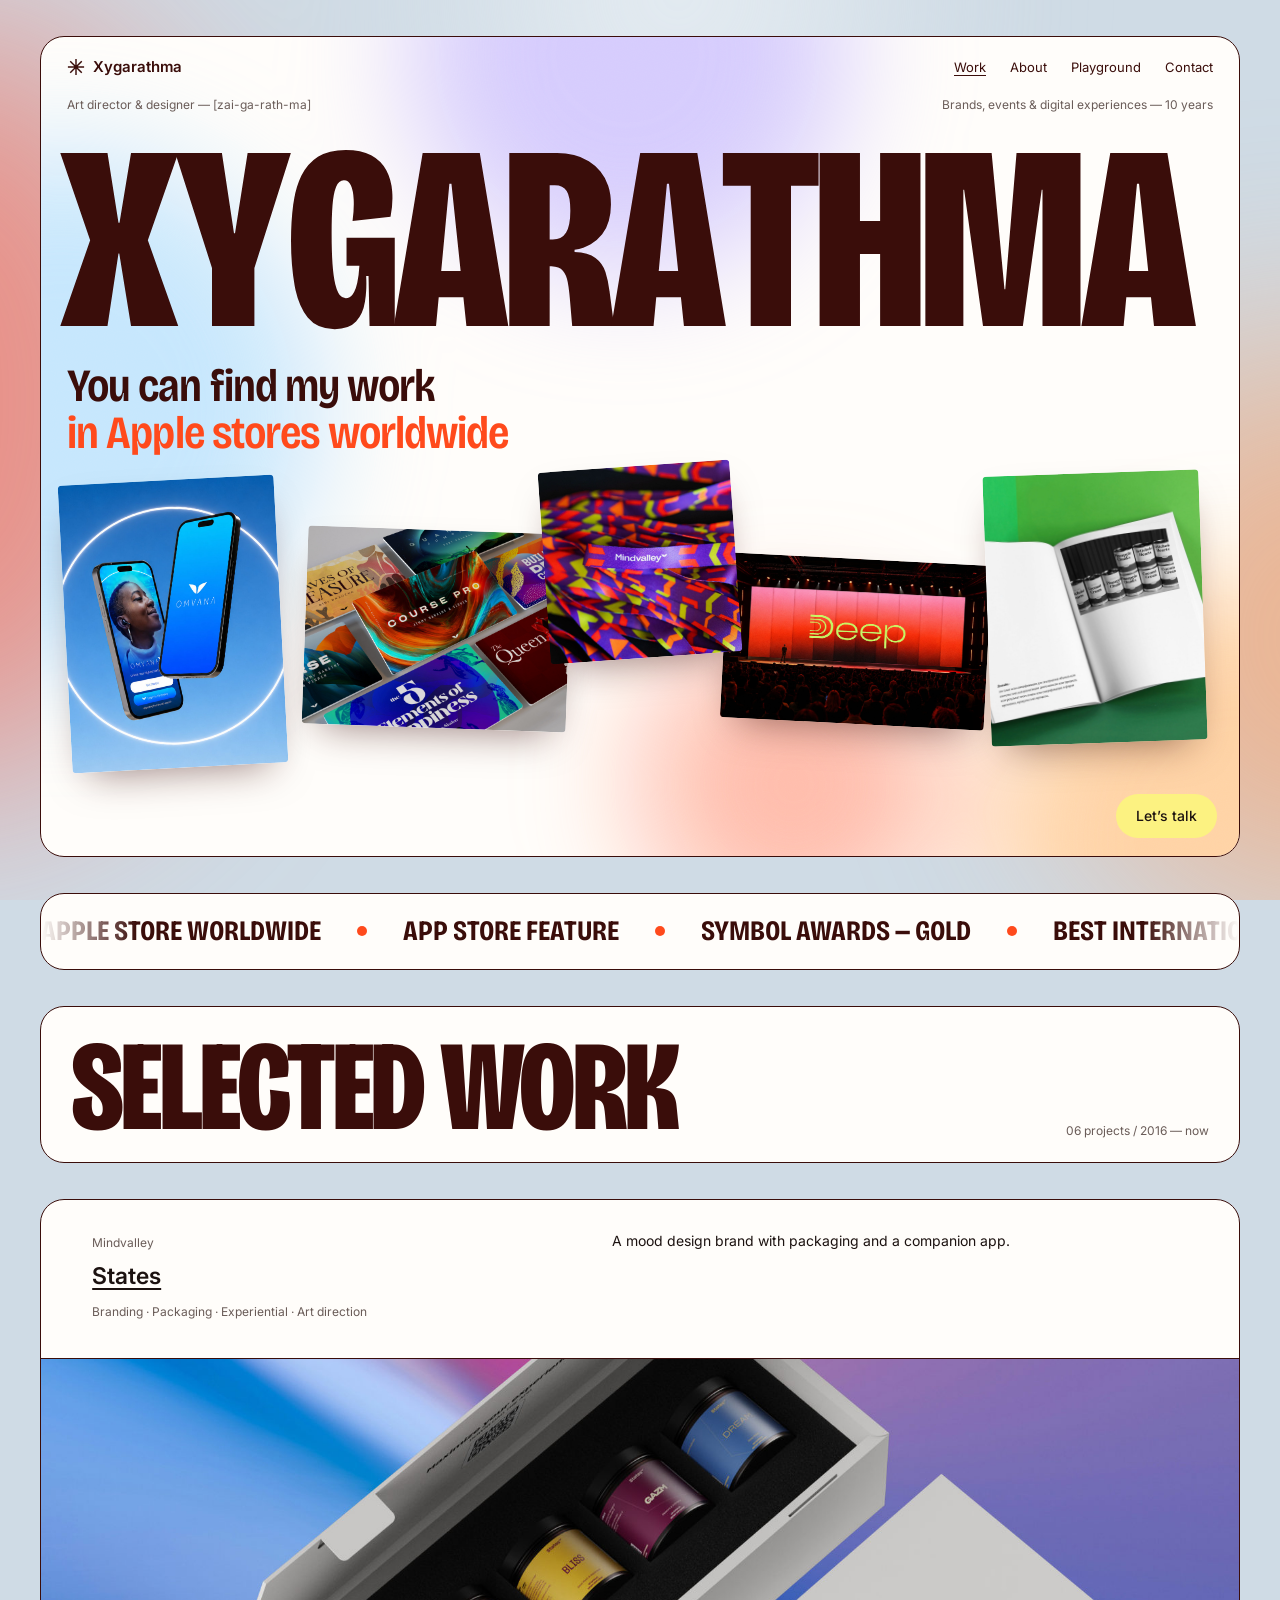
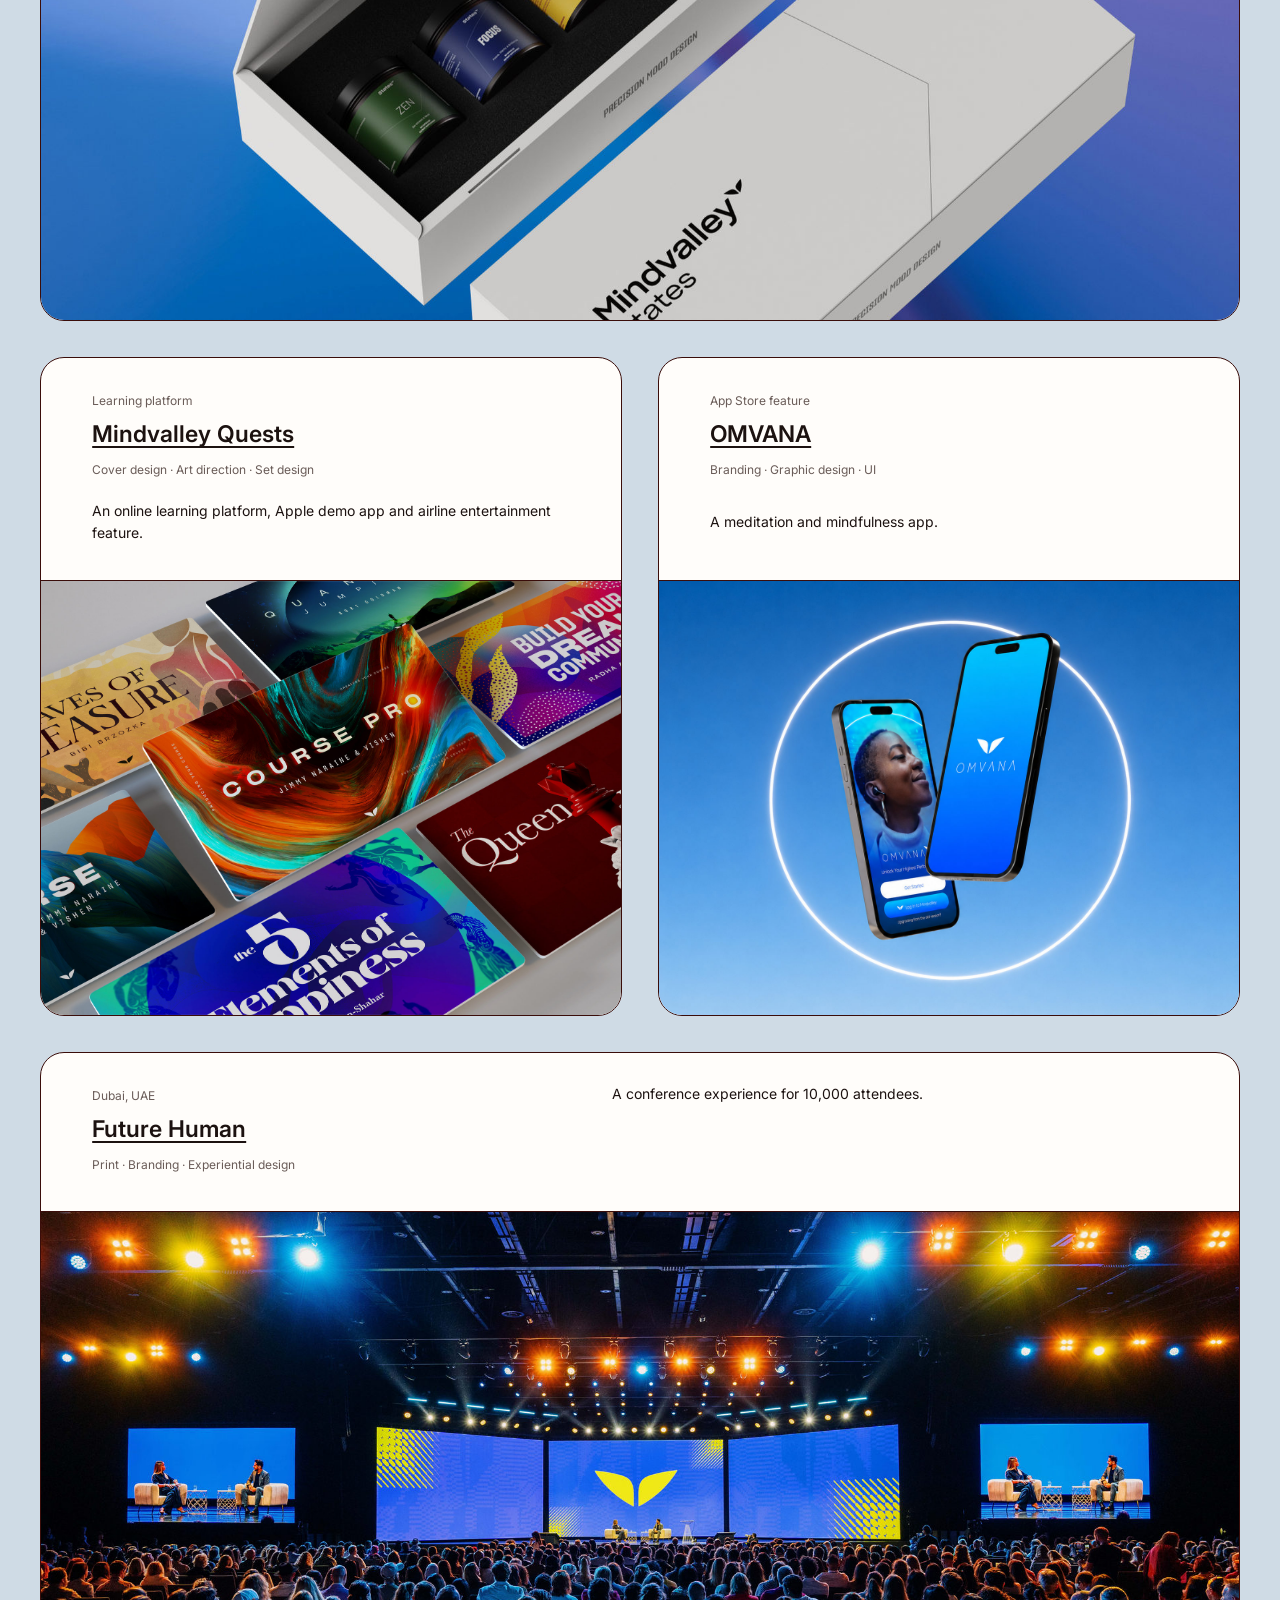
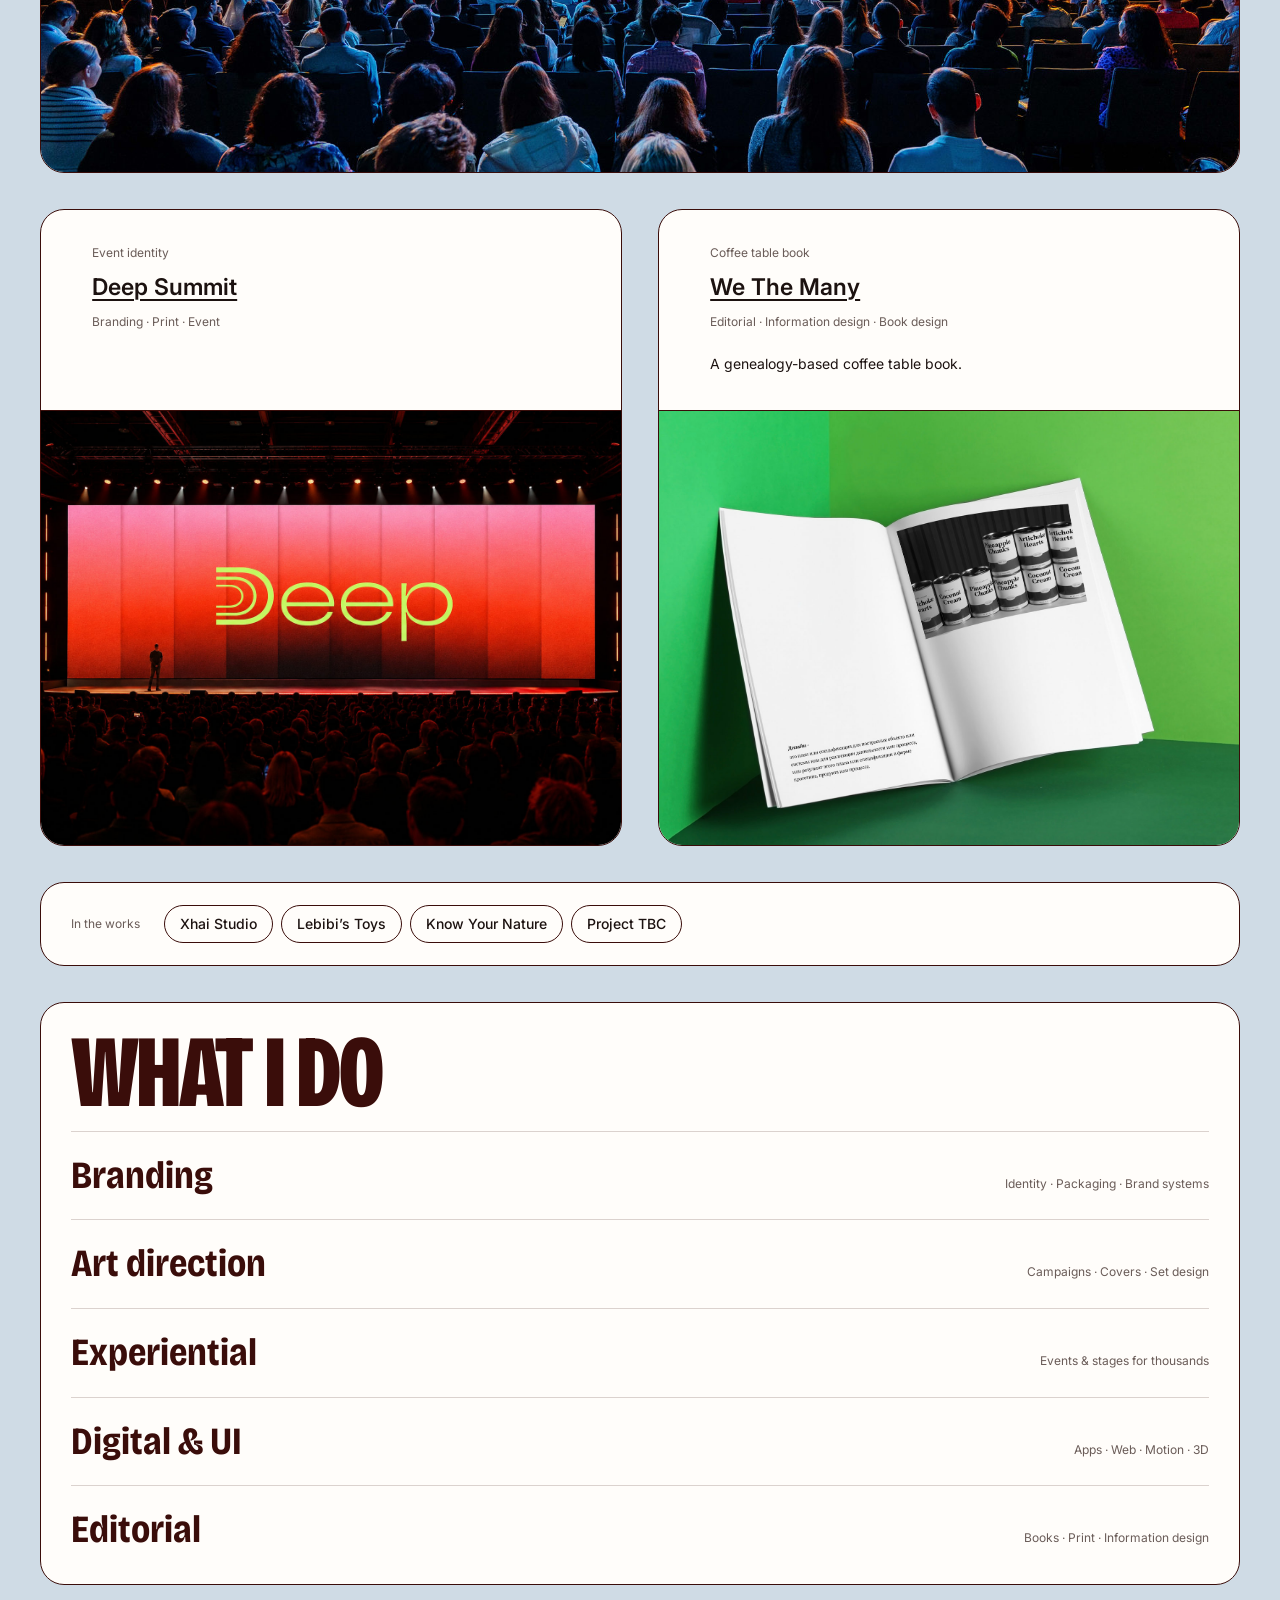
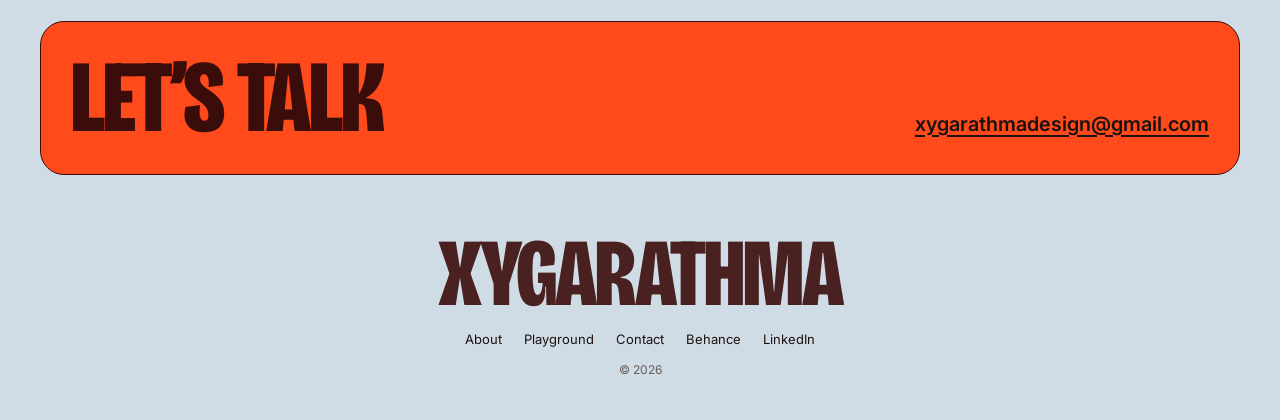
<file: options/option-b-collage-cards.html>
<!doctype html>
<html lang="en">
<head>
  <meta charset="utf-8" />
  <meta name="viewport" content="width=device-width, initial-scale=1" />
  <title>Xygarathma — Option B: Collage Cards</title>
  <meta name="description" content="Xygarathma is an art director and designer with 10 years of experience shaping memorable brands, events and digital experiences." />
  <link rel="preconnect" href="https://fonts.googleapis.com" />
  <link rel="preconnect" href="https://fonts.gstatic.com" crossorigin />
  <link href="https://fonts.googleapis.com/css2?family=Bricolage+Grotesque:opsz,wdth,wght@12..96,75..100,400..800&family=Inter:wght@400;500;600&display=swap" rel="stylesheet" />
  <link rel="stylesheet" href="common.css" />
  <style>
    /* Option B — Giobi's framed cards, giant name and collage, on Keto's soft colour bloom */
    :root {
      --maroon: #3a0d0a; --ink: #1c1210; --soft: #6a5c58; --card: #fffdfa;
      --orange: #ff4a1c; --yellow: #fcf281;
      --display: "Bricolage Grotesque", system-ui, sans-serif;
      --sans: "Inter", system-ui, sans-serif;
      --frame: 1.5px solid var(--maroon); --r: 24px;
    }
    body { background: #cfdbe5; color: var(--ink); font-family: var(--sans); font-size: 15px; }
    /* soft blurred page background, like Giobi's */
    .page-bloom { position: fixed; inset: 0; z-index: -5; overflow: hidden; }
    .page-bloom .fluid { filter: blur(110px); }
    .page-bloom .blob { mix-blend-mode: normal; opacity: .75; }
    .pb1 { width: 40vw; height: 60vw; left: -14vw; top: 10%; background: #f0786a; animation-duration: 30s; }
    .pb2 { width: 36vw; height: 46vw; right: -10vw; top: 40%; background: #f5a879; animation-duration: 26s; animation-delay: -8s; }
    .pb3 { width: 30vw; height: 30vw; left: 40%; top: -10%; background: #eef3f7; animation-duration: 34s; }

    .wrap { width: min(1200px, calc(100% - 2 * var(--gutter))); margin: 0 auto; }
    .card { background: var(--card); border: var(--frame); border-radius: var(--r); overflow: hidden; margin-top: clamp(20px, 3vw, 36px); position: relative; }
    .display { font-family: var(--display); font-weight: 800; font-variation-settings: "wdth" 75, "opsz" 96; color: var(--maroon); text-transform: uppercase; line-height: .82; letter-spacing: -.02em; }
    .meta { font-size: 12px; color: var(--soft); }
    .btn { display: inline-flex; padding: 11px 20px; border-radius: 999px; font-size: 14px; font-weight: 500; transition: transform .4s var(--ease); }
    .btn:hover { transform: translateY(-2px); }
    .btn--yellow { background: var(--yellow); color: var(--ink); }

    /* hero card: colour-bloom image + giant name + collage */
    .hero { isolation: isolate; display: flex; flex-direction: column; color: var(--maroon); }
    .hero .fluid { filter: blur(60px) saturate(1.15); }
    .hero .blob { mix-blend-mode: multiply; opacity: .55; }
    .hb1 { width: 40vw; height: 40vw; left: -8%; top: 20%; background: #9fd3ff; animation-duration: 24s; }
    .hb2 { width: 34vw; height: 34vw; left: 34%; top: -12%; background: #b4a6ff; animation-duration: 19s; animation-delay: -6s; }
    .hb3 { width: 40vw; height: 40vw; right: -10%; bottom: -16%; background: #ffb36b; animation-duration: 23s; animation-delay: -3s; }
    .hb4 { width: 24vw; height: 24vw; left: 50%; bottom: 0; background: #ff8a70; animation-duration: 17s; animation-delay: -9s; }
    .hero .grain { opacity: .12; }
    .nav { display: flex; justify-content: space-between; align-items: center; padding: 18px 26px; position: relative; z-index: 5; }
    .nav__logo { display: inline-flex; align-items: center; gap: 8px; font-weight: 600; font-size: 15px; }
    .nav__logo svg { width: 18px; height: 18px; fill: none; stroke: currentColor; stroke-width: 1.6; transition: transform 1s var(--ease); }
    .nav__logo:hover svg { transform: rotate(180deg); }
    .nav__links { display: flex; gap: 24px; font-size: 13px; }
    .nav__links a:hover, .nav__links a.is-active { text-decoration: underline; text-underline-offset: 3px; }
    .hero__meta { display: flex; justify-content: space-between; padding: 0 26px; }
    .hero__name { font-size: clamp(60px, 20.5vw, 262px); padding: 0 18px; margin-top: 18px; white-space: nowrap; }
    .hero__name .ch { display: inline-block; transform: translateY(40%) scaleY(.6); opacity: 0; transform-origin: bottom; transition: transform 1.1s var(--ease), opacity 1s var(--ease); transition-delay: calc(var(--i) * 45ms + .1s); }
    .is-loaded .hero__name .ch { transform: none; opacity: 1; }
    .hero__line { padding: 14px 26px 0; font-family: var(--display); font-weight: 600; font-variation-settings: "wdth" 85; font-size: clamp(26px, 3.6vw, 52px); line-height: 1.02; letter-spacing: -.02em; }
    .rotator { color: var(--orange); }
    .rotator__item { white-space: nowrap; }
    .collage { position: relative; flex: 1; min-height: clamp(240px, 30vw, 360px); margin: 10px 0 30px; }
    .stick {
      position: absolute; overflow: hidden; border-radius: 4px; box-shadow: 0 18px 40px -18px rgba(58,13,10,.55);
      transform: translate(var(--mx, 0), var(--my, 0)) rotate(var(--r, 0deg));
      transition: transform 1.2s var(--ease);
    }
    .stick img { width: 100%; height: 100%; object-fit: cover; }
    .stick:hover { --r: 0deg; z-index: 3; }
    .s1 { left: 2%;  top: 4%;  width: 18%; aspect-ratio: 3/4; --r: -3deg; }
    .s2 { left: 22%; top: 18%; width: 22%; aspect-ratio: 4/3; --r: 2deg; }
    .s3 { left: 42%; top: 0;   width: 16%; aspect-ratio: 1;   --r: -4deg; z-index: 2; }
    .s4 { left: 57%; top: 26%; width: 22%; aspect-ratio: 16/10; --r: 3deg; }
    .s5 { left: 79%; top: 2%;  width: 18%; aspect-ratio: 4/5; --r: -2deg; }
    .chip { position: absolute; right: 22px; bottom: 18px; z-index: 4; }

    /* recognition card */
    .strip { padding: 16px 0; }
    .marquee__track { font-family: var(--display); font-weight: 700; font-variation-settings: "wdth" 80; text-transform: uppercase; color: var(--maroon); font-size: clamp(20px, 2.2vw, 30px); }
    .marquee__track i { width: 10px; height: 10px; border-radius: 50%; background: var(--orange); flex: none; }

    /* project cards (Giobi's middle card) */
    .head { display: flex; justify-content: space-between; align-items: flex-end; gap: 20px; padding: 28px 30px 22px; }
    .head .display { font-size: clamp(56px, 10vw, 140px); }
    .proj__text { display: grid; grid-template-columns: 1fr 1.2fr; gap: 20px 40px; padding: 30px clamp(20px, 4vw, 54px) 36px; }
    .proj__title { font-size: clamp(20px, 1.8vw, 24px); font-weight: 600; text-decoration: underline; text-underline-offset: 4px; text-decoration-thickness: 1.5px; margin: 6px 0 4px; }
    .proj__desc { font-size: 14px; max-width: 52ch; }
    .proj__img { display: block; position: relative; overflow: hidden; aspect-ratio: 16 / 7.5; border-top: var(--frame); }
    .proj__img img { width: 100%; height: 100%; object-fit: cover; transition: transform 1.4s var(--ease); }
    .card:hover .proj__img img { transform: scale(1.04); }
    .pair { display: grid; grid-template-columns: 1fr 1fr; gap: clamp(20px, 3vw, 36px); }
    .pair .card { display: flex; flex-direction: column; }
    .pair .proj__text { grid-template-columns: 1fr; flex: 1; }
    .pair .proj__img { aspect-ratio: 4 / 3; }
    .soon { display: flex; flex-wrap: wrap; align-items: center; gap: 12px 24px; padding: 22px 30px; }
    .soon ul { display: flex; flex-wrap: wrap; gap: 8px; }
    .soon a { display: inline-block; padding: 7px 15px; border: var(--frame); border-radius: 999px; font-size: 14px; font-weight: 500; transition: background .3s, color .3s; }
    .soon a:hover { background: var(--maroon); color: #fff; }

    /* services card */
    .svc { padding: 28px 30px 10px; }
    .svc .display { font-size: clamp(48px, 8vw, 110px); margin-bottom: 16px; }
    .svc li { display: flex; justify-content: space-between; align-items: baseline; gap: 20px; padding: 14px 0; border-top: 1px solid rgba(58,13,10,.18); }
    .svc li span:first-child { font-family: var(--display); font-weight: 700; font-variation-settings: "wdth" 85; font-size: clamp(24px, 3vw, 40px); color: var(--maroon); transition: transform .6s var(--ease), color .3s; }
    .svc li:hover span:first-child { transform: translateX(12px); color: var(--orange); }

    /* contact + footer */
    .cta { display: flex; flex-wrap: wrap; justify-content: space-between; align-items: flex-end; gap: 24px; padding: 34px 30px; background: var(--orange); }
    .cta .display { font-size: clamp(48px, 8vw, 120px); color: var(--maroon); }
    .cta a.mail { font-weight: 600; font-size: clamp(16px, 1.6vw, 20px); text-decoration: underline; text-underline-offset: 4px; }
    .foot { text-align: center; padding: 60px 0 40px; }
    .foot .display { font-size: clamp(56px, 8vw, 96px); color: var(--maroon); opacity: .9; }
    .foot nav { display: flex; justify-content: center; gap: 22px; margin-top: 16px; font-size: 13px; }
    .cursor { background: var(--maroon); color: #fff; }

    @media (max-width: 800px) {
      .nav { flex-wrap: wrap; row-gap: 10px; }
      .nav__links { gap: 16px; width: 100%; }
      .chip { position: static; align-self: flex-start; margin: 0 22px 22px; }
      .hero__meta .meta:last-child { display: none; }
      .hero__name { font-size: 18.4vw; padding: 0 14px; }
      .rotator__item { white-space: normal; }
      .collage { min-height: 280px; }
      .s1 { width: 30%; } .s2 { left: 30%; width: 38%; } .s3 { left: 64%; width: 30%; } .s4 { left: 8%; top: 52%; width: 44%; } .s5 { left: 56%; top: 46%; width: 34%; }
      .proj__text { grid-template-columns: 1fr; }
      .pair { grid-template-columns: 1fr; gap: 0; }
      .proj__img { aspect-ratio: 4 / 3; }
    }
  </style>
</head>
<body>
  <div class="cursor" aria-hidden="true">View</div>
  <div class="page-bloom" aria-hidden="true"><div class="fluid"><span class="blob pb1"></span><span class="blob pb2"></span><span class="blob pb3"></span></div></div>

  <div class="wrap">
    <!-- HERO CARD -->
    <section class="card hero">
      <div class="fluid" aria-hidden="true"><span class="blob hb1"></span><span class="blob hb2"></span><span class="blob hb3"></span><span class="blob hb4"></span></div>
      <div class="grain" aria-hidden="true"></div>
      <header class="nav">
        <a href="#" class="nav__logo"><svg viewBox="0 0 20 20" aria-hidden="true"><path d="M10 1v18M1 10h18M3.6 3.6l12.8 12.8M16.4 3.6 3.6 16.4"/></svg>Xygarathma</a>
        <nav class="nav__links" aria-label="Primary"><a href="#" class="is-active">Work</a><a href="about.html">About</a><a href="playground.html">Playground</a><a href="contact.html">Contact</a></nav>
      </header>
      <div class="hero__meta load"><span class="meta">Art director &amp; designer — [zai-ga-rath-ma]</span><span class="meta">Brands, events &amp; digital experiences — 10 years</span></div>
      <h1 class="display hero__name" data-split>Xygarathma</h1>
      <p class="hero__line load" style="--d:.6s">You can find my work<br /><span class="rotator" aria-live="polite"><span class="rotator__item">in Apple stores worldwide</span></span></p>
      <div class="collage load" style="--d:.8s" aria-hidden="true">
        <a href="#work" class="stick s1" data-depth="14" data-cursor><img src="../images/omvana.jpg" alt="" /></a>
        <a href="#work" class="stick s2" data-depth="-18" data-cursor><img src="../images/quests.jpg" alt="" /></a>
        <a href="#work" class="stick s3" data-depth="24" data-cursor><img src="../images/projecttbc.jpg" alt="" /></a>
        <a href="#work" class="stick s4" data-depth="-12" data-cursor><img src="../images/deepsummit.jpg" alt="" /></a>
        <a href="#work" class="stick s5" data-depth="20" data-cursor><img src="../images/wethemany.jpg" alt="" /></a>
      </div>
      <a href="contact.html" class="btn btn--yellow chip">Let’s talk</a>
    </section>

    <section class="card strip" aria-label="Recognition">
      <div class="marquee"><div class="marquee__track">
        <span>Apple Store worldwide</span><i></i><span>App Store feature</span><i></i><span>Symbol Awards — Gold</span><i></i><span>Best International Short Film</span><i></i><span>11 Young Malaysians to Watch</span><i></i>
        <span>Apple Store worldwide</span><i></i><span>App Store feature</span><i></i><span>Symbol Awards — Gold</span><i></i><span>Best International Short Film</span><i></i><span>11 Young Malaysians to Watch</span><i></i>
      </div></div>
    </section>

    <!-- WORK -->
    <main id="work">
      <div class="card head reveal"><h2 class="display">Selected work</h2><span class="meta">06 projects / 2016 — now</span></div>

      <article class="card reveal">
        <div class="proj__text">
          <div><span class="meta">Mindvalley</span><h3 class="proj__title">States</h3><span class="meta">Branding · Packaging · Experiential · Art direction</span></div>
          <p class="proj__desc">A mood design brand with packaging and a companion app.</p>
        </div>
        <a href="https://www.xygarathma.com/states" class="proj__img" data-cursor><img src="../images/states.jpg" alt="States mood design kit" /></a>
      </article>

      <div class="pair">
        <article class="card reveal">
          <div class="proj__text"><div><span class="meta">Learning platform</span><h3 class="proj__title">Mindvalley Quests</h3><span class="meta">Cover design · Art direction · Set design</span></div><p class="proj__desc">An online learning platform, Apple demo app and airline entertainment feature.</p></div>
          <a href="https://www.xygarathma.com/quests" class="proj__img" data-cursor><img src="../images/quests.jpg" alt="Mindvalley Quests covers" /></a>
        </article>
        <article class="card reveal" style="--d:.12s">
          <div class="proj__text"><div><span class="meta">App Store feature</span><h3 class="proj__title">OMVANA</h3><span class="meta">Branding · Graphic design · UI</span></div><p class="proj__desc">A meditation and mindfulness app.</p></div>
          <a href="https://www.xygarathma.com/omvana" class="proj__img" data-cursor><img src="../images/omvana.jpg" alt="OMVANA app" /></a>
        </article>
      </div>

      <article class="card reveal">
        <div class="proj__text">
          <div><span class="meta">Dubai, UAE</span><h3 class="proj__title">Future Human</h3><span class="meta">Print · Branding · Experiential design</span></div>
          <p class="proj__desc">A conference experience for 10,000 attendees.</p>
        </div>
        <a href="https://www.xygarathma.com/futurehuman" class="proj__img" data-cursor><img src="../images/futurehuman.jpg" alt="Future Human stage" /></a>
      </article>

      <div class="pair">
        <article class="card reveal">
          <div class="proj__text"><div><span class="meta">Event identity</span><h3 class="proj__title">Deep Summit</h3><span class="meta">Branding · Print · Event</span></div></div>
          <a href="https://www.xygarathma.com/deepsummit" class="proj__img" data-cursor><img src="../images/deepsummit.jpg" alt="Deep Summit stage" /></a>
        </article>
        <article class="card reveal" style="--d:.12s">
          <div class="proj__text"><div><span class="meta">Coffee table book</span><h3 class="proj__title">We The Many</h3><span class="meta">Editorial · Information design · Book design</span></div><p class="proj__desc">A genealogy-based coffee table book.</p></div>
          <a href="https://www.xygarathma.com/wethemany" class="proj__img" data-cursor><img src="../images/wethemany.jpg" alt="We The Many book" /></a>
        </article>
      </div>

      <div class="card soon reveal">
        <span class="meta">In the works</span>
        <ul><li><a href="https://www.xygarathma.com/xhaistudios">Xhai Studio</a></li><li><a href="https://www.xygarathma.com/lebibistoys">Lebibi’s Toys</a></li><li><a href="https://www.xygarathma.com/knowyournature">Know Your Nature</a></li><li><a href="https://www.xygarathma.com/projecttbc">Project TBC</a></li></ul>
      </div>
    </main>

    <section class="card svc reveal">
      <h2 class="display">What I do</h2>
      <ul>
        <li><span>Branding</span><span class="meta">Identity · Packaging · Brand systems</span></li>
        <li><span>Art direction</span><span class="meta">Campaigns · Covers · Set design</span></li>
        <li><span>Experiential</span><span class="meta">Events &amp; stages for thousands</span></li>
        <li><span>Digital &amp; UI</span><span class="meta">Apps · Web · Motion · 3D</span></li>
        <li><span>Editorial</span><span class="meta">Books · Print · Information design</span></li>
      </ul>
    </section>

    <section class="card cta reveal">
      <a href="contact.html" class="display">Let’s talk</a>
      <a href="mailto:xygarathmadesign@gmail.com" class="mail">xygarathmadesign@gmail.com</a>
    </section>

    <footer class="foot">
      <p class="display">Xygarathma</p>
      <nav aria-label="Pages"><a href="about.html">About</a><a href="playground.html">Playground</a><a href="contact.html">Contact</a><a href="#">Behance</a><a href="#">LinkedIn</a></nav>
      <p class="meta" style="margin-top:12px">© <span id="year"></span></p>
    </footer>
  </div>

  <script>
    document.querySelectorAll("[data-split]").forEach((el) => {
      const t = el.textContent; el.setAttribute("aria-label", t); el.textContent = "";
      [...t].forEach((c, i) => { const s = document.createElement("span"); s.className = "ch"; s.textContent = c; s.style.setProperty("--i", i); s.setAttribute("aria-hidden", "true"); el.appendChild(s); });
    });
  </script>
  <script src="common.js"></script>
</body>
</html>
</file>
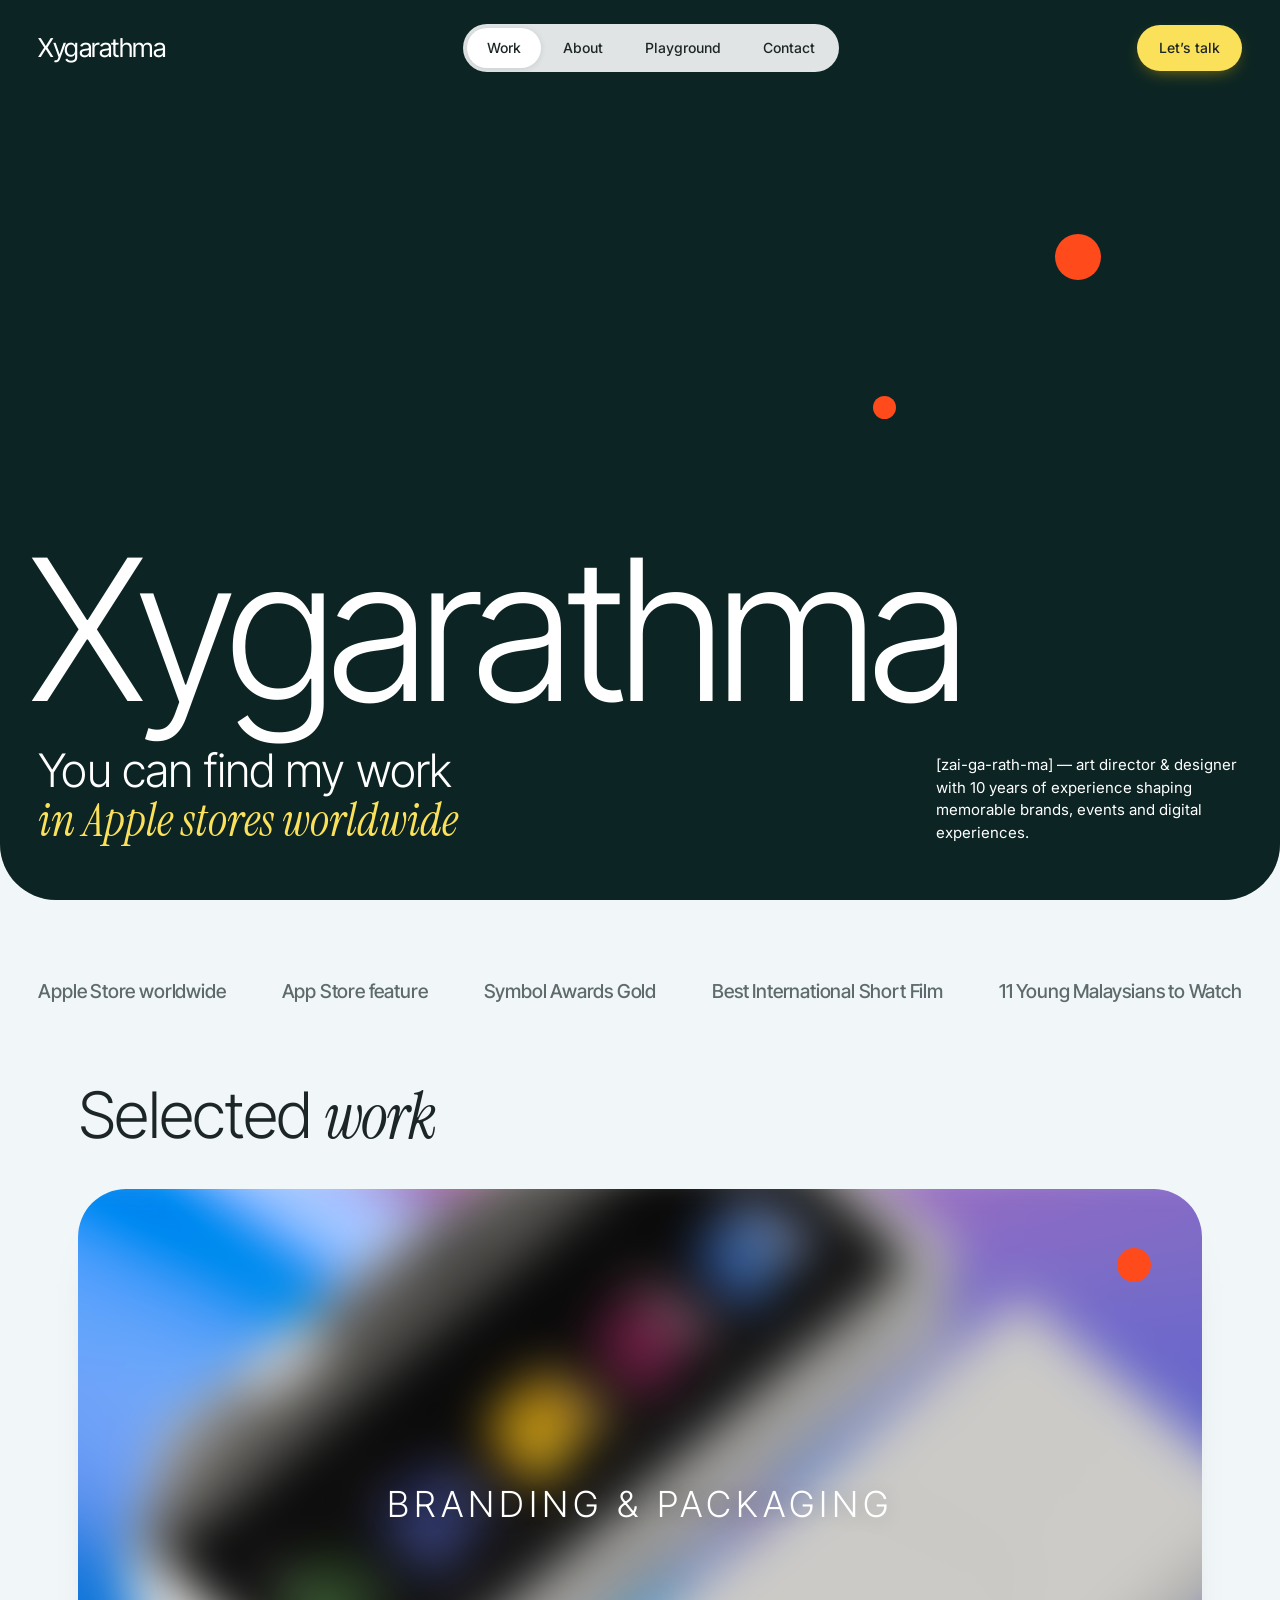
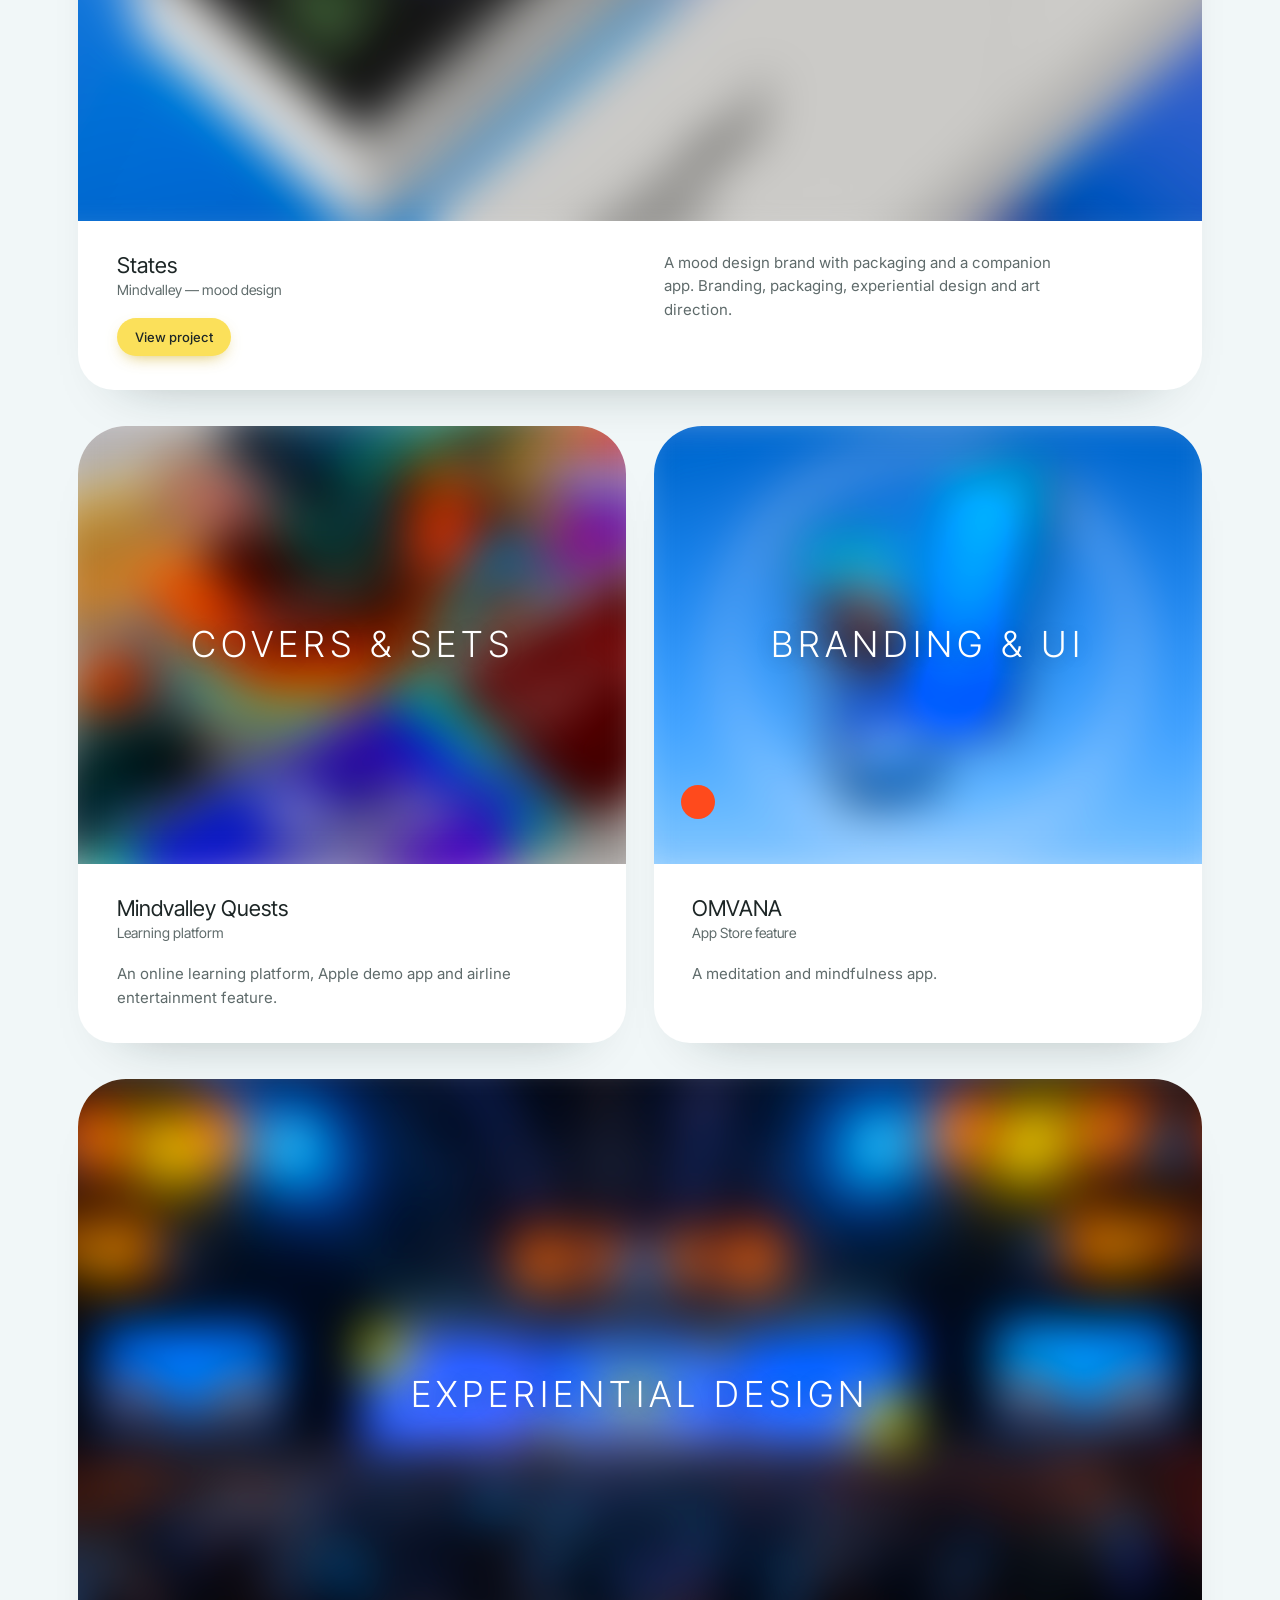
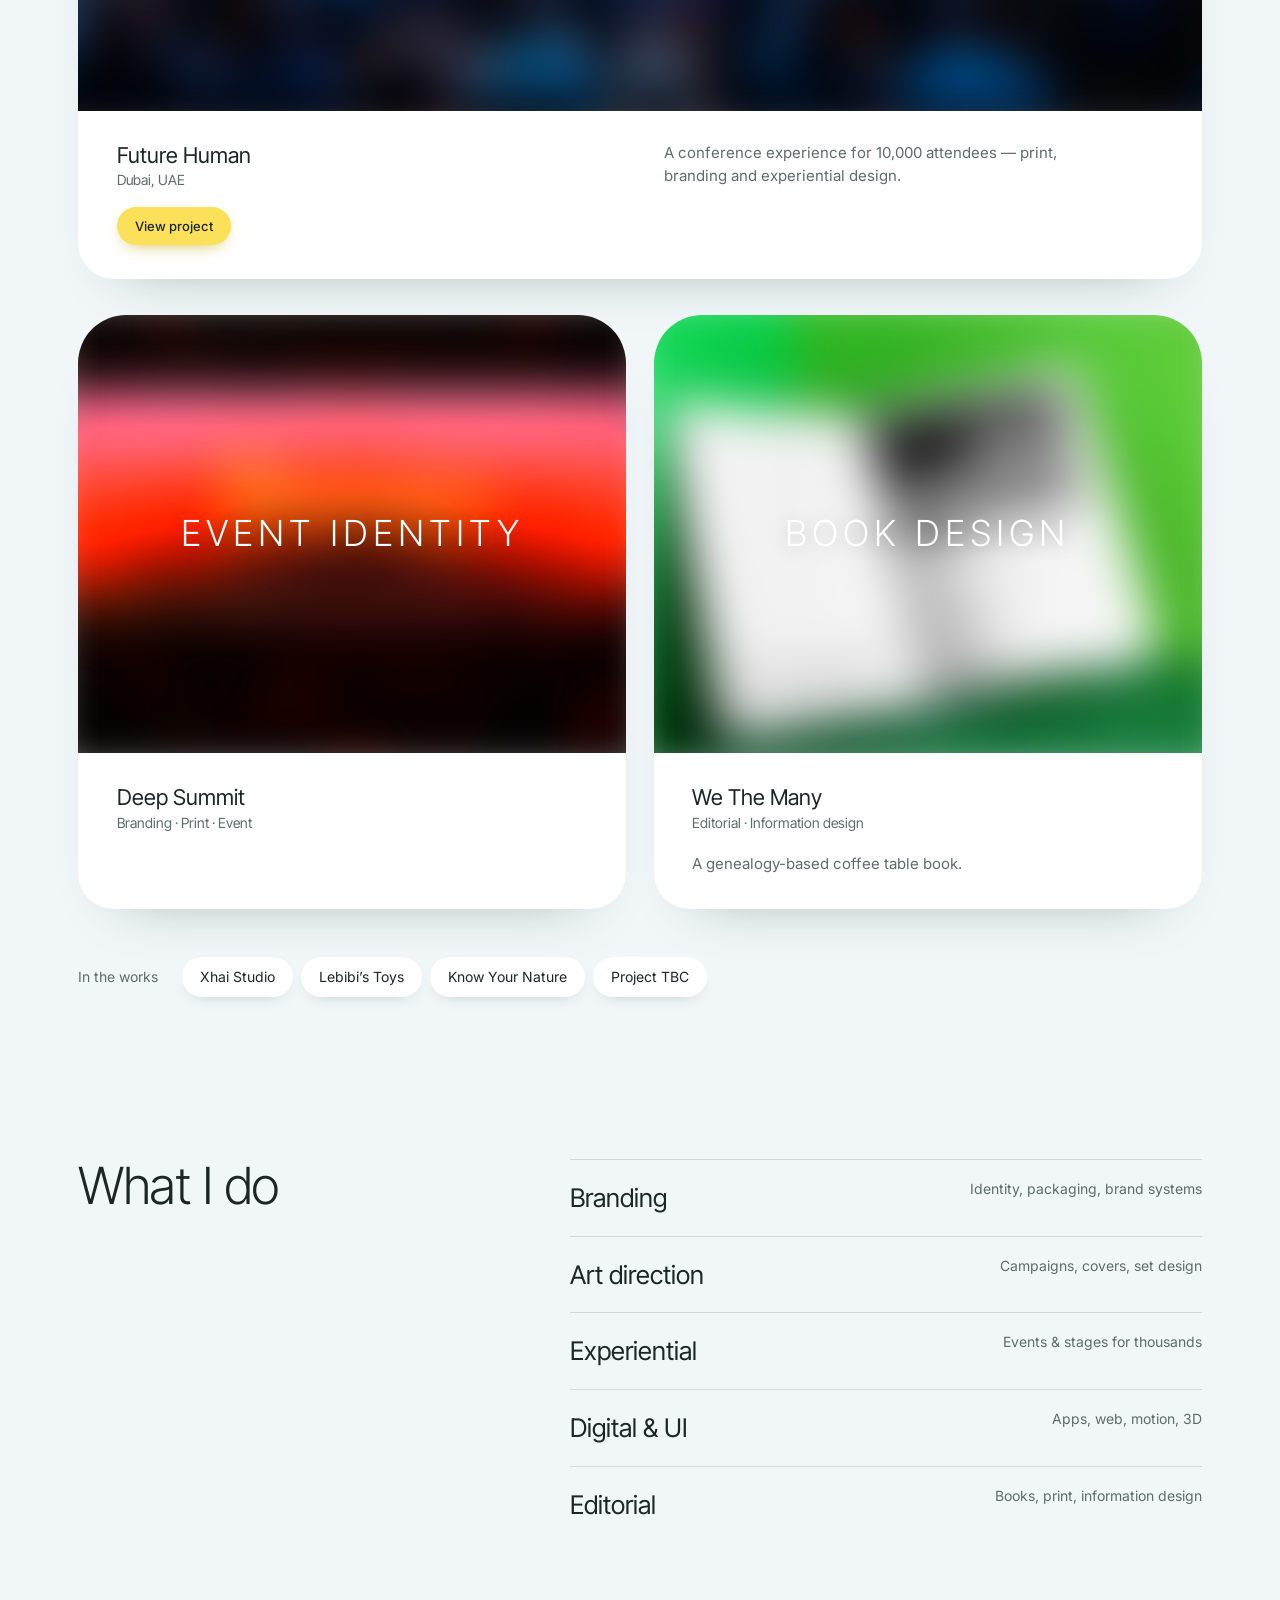
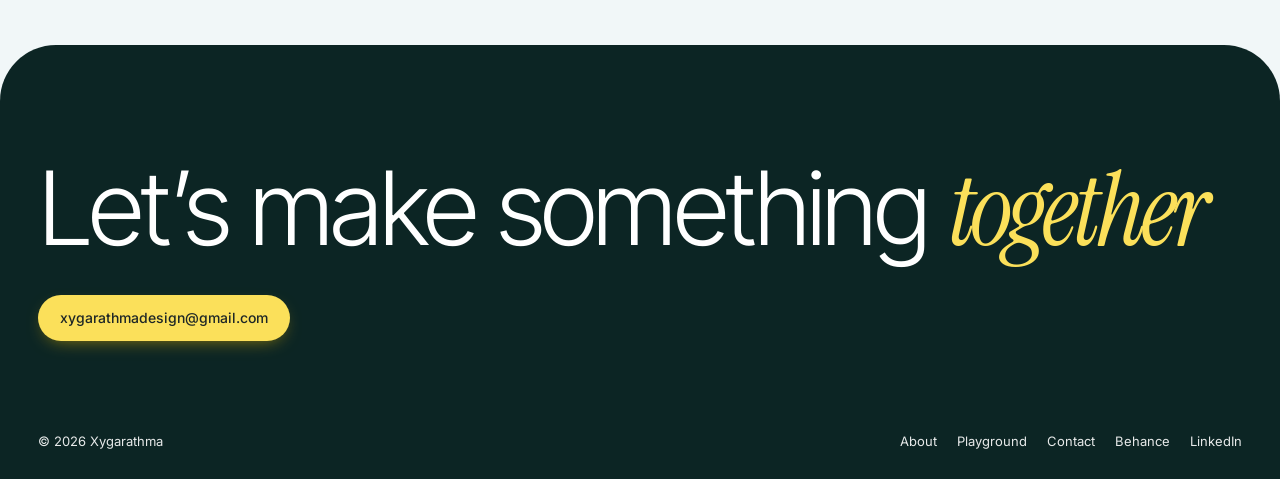
<file: options/option-c-soft-focus.html>
<!doctype html>
<html lang="en">
<head>
  <meta charset="utf-8" />
  <meta name="viewport" content="width=device-width, initial-scale=1" />
  <title>Xygarathma — Option C: Soft Focus</title>
  <meta name="description" content="Xygarathma is an art director and designer with 10 years of experience shaping memorable brands, events and digital experiences." />
  <link rel="preconnect" href="https://fonts.googleapis.com" />
  <link rel="preconnect" href="https://fonts.gstatic.com" crossorigin />
  <link href="https://fonts.googleapis.com/css2?family=Inter+Tight:wght@300;400;500&family=Instrument+Serif:ital@1&family=Inter:wght@400;500&display=swap" rel="stylesheet" />
  <link rel="stylesheet" href="common.css" />
  <style>
    /* Option C — Keto's calm, soft-focus look, painted with your own work; poster dots as accents */
    :root {
      --bg: #f1f7f8; --ink: #1d2626; --soft: #5f6b6b; --deep: #0c2524;
      --yellow: #fbe05a; --orange: #ff4a1c; --card: #fff;
      --light: "Inter Tight", system-ui, sans-serif;
      --serif: "Instrument Serif", serif;
      --sans: "Inter", system-ui, sans-serif;
    }
    body { background: var(--bg); color: var(--ink); font-family: var(--sans); }
    .btn { display: inline-flex; align-items: center; gap: 8px; padding: 12px 22px; border-radius: 999px; font-size: 14px; font-weight: 500; transition: transform .4s var(--ease), box-shadow .4s var(--ease); }
    .btn:hover { transform: translateY(-2px); }
    .btn--yellow { background: var(--yellow); color: var(--ink); box-shadow: 0 6px 18px -8px rgba(200,160,0,.8); }

    /* nav */
    .nav { position: absolute; inset: 0 0 auto; z-index: 10; display: flex; justify-content: space-between; align-items: center; padding: 24px var(--gutter); color: #fff; }
    .nav__logo { font-family: var(--light); font-weight: 400; font-size: 26px; letter-spacing: -.02em; }
    .nav__pill { display: flex; gap: 2px; padding: 4px; border-radius: 999px; background: rgba(255,255,255,.88); backdrop-filter: blur(12px); }
    .nav__pill a { color: var(--ink); padding: 9px 20px; border-radius: 999px; font-size: 14px; font-weight: 500; transition: background .3s; }
    .nav__pill a:hover { background: rgba(0,0,0,.06); }
    .nav__pill a.is-active { background: #fff; box-shadow: 0 1px 6px rgba(0,0,0,.1); }

    /* hero: your work, softly out of focus, slowly drifting and cross-fading */
    .hero {
      position: relative; isolation: isolate; overflow: hidden;
      min-height: 100svh; padding: 130px var(--gutter) 56px;
      display: flex; flex-direction: column; justify-content: flex-end;
      background: var(--deep); color: #fff;
      border-radius: 0 0 56px 56px;
    }
    .paint { position: absolute; inset: -12%; z-index: -2; }
    .paint img {
      position: absolute; inset: 0; width: 100%; height: 100%; object-fit: cover;
      filter: blur(38px) saturate(1.5); opacity: 0;
      animation: paint 30s ease-in-out infinite;
      animation-delay: calc(var(--n) * -6s);
    }
    @keyframes paint {
      0%   { opacity: 0; transform: scale(1.1) translate(0, 0); }
      8%   { opacity: 1; }
      22%  { opacity: 1; }
      32%  { opacity: 0; transform: scale(1.25) translate(-3%, 2%); }
      100% { opacity: 0; }
    }
    .hero::after { content: ""; position: absolute; inset: 0; z-index: -1; background: linear-gradient(180deg, rgba(12,37,36,.35), rgba(12,37,36,0) 40%, rgba(12,37,36,.35)); }
    .hero__name {
      font-family: var(--light); font-weight: 300;
      font-size: clamp(64px, 15.4vw, 270px); line-height: .86; letter-spacing: -.055em;
      margin-left: -.05em;
    }
    .hero__name .ch { display: inline-block; opacity: 0; filter: blur(16px); transition: opacity 1.4s var(--ease), filter 1.4s var(--ease); transition-delay: calc(var(--i) * 60ms + .1s); }
    .is-loaded .hero__name .ch { opacity: 1; filter: none; }
    .hero__row { display: flex; justify-content: space-between; align-items: flex-end; gap: 40px; margin-top: clamp(16px, 2.5vw, 32px); flex-wrap: wrap; }
    .hero__line { font-family: var(--light); font-weight: 300; font-size: clamp(28px, 3.6vw, 58px); line-height: 1.05; letter-spacing: -.02em; }
    .rotator { font-family: var(--serif); font-style: italic; font-weight: 400; color: var(--yellow); letter-spacing: 0; }
    .rotator__item { white-space: nowrap; }
    .hero__intro { max-width: 34ch; font-size: 15px; line-height: 1.5; opacity: .9; }
    .hero .dot { position: absolute; width: clamp(30px, 3.6vw, 54px); aspect-ratio: 1; border-radius: 50%; background: var(--orange); transform: translate(var(--mx, 0), var(--my, 0)); transition: transform 1.2s var(--ease); }
    .hero .d1 { right: 14%; top: 26%; } .hero .d2 { right: 30%; top: 44%; width: clamp(16px, 1.8vw, 26px); }

    /* recognition row (Keto's logo row) */
    .awards { display: flex; flex-wrap: wrap; justify-content: space-between; gap: 18px 40px; padding: clamp(48px, 6vw, 80px) var(--gutter); max-width: 1440px; margin: 0 auto; }
    .awards span { font-family: var(--light); font-weight: 500; font-size: clamp(16px, 1.5vw, 21px); color: var(--soft); letter-spacing: -.01em; }

    /* project cards (Keto's big blurred card) */
    .work { padding: 0 var(--gutter) 60px; max-width: 1200px; margin: 0 auto; }
    .work__head { font-family: var(--light); font-weight: 300; font-size: clamp(40px, 5vw, 72px); letter-spacing: -.03em; line-height: 1; margin-bottom: 40px; }
    .work__head em { font-family: var(--serif); font-weight: 400; }
    .pcard { background: var(--card); border-radius: 48px 48px 36px 36px; overflow: hidden; box-shadow: 0 30px 60px -45px rgba(12,37,36,.4); margin-bottom: 36px; position: relative; }
    .pcard__img { display: block; position: relative; overflow: hidden; aspect-ratio: 16 / 9; }
    .pcard__img img { width: 100%; height: 100%; object-fit: cover; filter: blur(22px) saturate(1.3); transform: scale(1.12); transition: filter 1.2s var(--ease), transform 1.4s var(--ease); }
    .pcard__img:hover img, .pcard.is-focus .pcard__img img { filter: none; transform: scale(1); }
    .pcard__label {
      position: absolute; inset: 0; display: grid; place-items: center; color: #fff; text-align: center;
      font-family: var(--light); font-weight: 300; font-size: clamp(22px, 2.8vw, 40px); letter-spacing: .14em; text-transform: uppercase;
      transition: opacity .8s var(--ease), letter-spacing 1.2s var(--ease);
      text-shadow: 0 2px 20px rgba(0,0,0,.2);
    }
    .pcard__img:hover .pcard__label { opacity: 0; letter-spacing: .3em; }
    .pcard__img .dot { position: absolute; width: 34px; aspect-ratio: 1; border-radius: 50%; background: var(--orange); left: var(--x); top: var(--y); transform: translate(-50%, -50%); }
    .pcard__body { display: grid; grid-template-columns: 1fr 1fr; gap: 20px 48px; padding: 30px clamp(22px, 3vw, 40px) 34px; }
    .pcard__title { font-family: var(--light); font-weight: 400; font-size: clamp(20px, 1.7vw, 24px); line-height: 1.3; }
    .pcard__title small { display: block; font-size: 14px; color: var(--soft); font-weight: 400; margin-top: 2px; }
    .pcard__body .btn { margin-top: 18px; padding: 9px 18px; font-size: 13px; }
    .pcard__desc { color: var(--soft); font-size: 15px; max-width: 46ch; }
    .pair { display: grid; grid-template-columns: 1fr 1fr; gap: 28px; }
    .pair .pcard__img { aspect-ratio: 4 / 3.2; }
    .pair .pcard__body { grid-template-columns: 1fr; }
    .soon { display: flex; flex-wrap: wrap; align-items: center; gap: 12px 24px; margin-top: 12px; }
    .soon > span { font-size: 14px; color: var(--soft); }
    .soon ul { display: flex; flex-wrap: wrap; gap: 8px; }
    .soon a { display: inline-block; padding: 9px 18px; background: #fff; border-radius: 999px; font-size: 14px; box-shadow: 0 6px 18px -12px rgba(12,37,36,.4); transition: background .3s; }
    .soon a:hover { background: var(--yellow); }

    /* services */
    .svc { display: grid; grid-template-columns: 1fr 1.4fr; gap: 40px; padding: clamp(60px, 8vw, 110px) var(--gutter); max-width: 1200px; margin: 0 auto; }
    .svc h2 { font-family: var(--light); font-weight: 300; font-size: clamp(36px, 4vw, 56px); letter-spacing: -.03em; line-height: 1.05; }
    .svc li { display: flex; justify-content: space-between; gap: 20px; padding: 18px 0; border-top: 1px solid rgba(29,38,38,.14); }
    .svc li span:first-child { font-family: var(--light); font-size: clamp(20px, 2vw, 28px); font-weight: 400; transition: transform .6s var(--ease); }
    .svc li span:last-child { color: var(--soft); font-size: 14px; text-align: right; }
    .svc li:hover span:first-child { transform: translateX(10px); }

    /* footer */
    .footer { position: relative; isolation: isolate; overflow: hidden; background: var(--deep); color: #fff; border-radius: 56px 56px 0 0; padding: clamp(70px, 9vw, 130px) var(--gutter) 28px; }
    .footer .paint img { filter: blur(50px) saturate(1.4); }
    .footer__big { font-family: var(--light); font-weight: 300; font-size: clamp(48px, 8vw, 130px); line-height: .95; letter-spacing: -.045em; }
    .footer__big em { font-family: var(--serif); font-weight: 400; color: var(--yellow); }
    .footer .btn { margin-top: 36px; }
    .footer__base { display: flex; flex-wrap: wrap; justify-content: space-between; gap: 12px; margin-top: 90px; font-size: 13px; opacity: .9; }
    .footer__base nav { display: flex; gap: 20px; }
    .cursor { background: var(--yellow); color: var(--ink); }

    @media (max-width: 800px) {
      .nav { flex-wrap: wrap; row-gap: 14px; }
      .nav__pill { order: 3; width: 100%; justify-content: space-between; }
      .nav__pill a { padding: 8px 12px; font-size: 13px; }
      .hero { padding-top: 160px; }
      .rotator__item { white-space: normal; }
      .pcard__body, .pair { grid-template-columns: 1fr; }
      .pair { gap: 0; }
      .svc { grid-template-columns: 1fr; }
      .awards { justify-content: flex-start; }
    }
  </style>
</head>
<body>
  <div class="cursor" aria-hidden="true">View</div>

  <header class="nav">
    <a href="#" class="nav__logo">Xygarathma</a>
    <nav class="nav__pill" aria-label="Primary"><a href="#" class="is-active">Work</a><a href="about.html">About</a><a href="playground.html">Playground</a><a href="contact.html">Contact</a></nav>
    <a href="contact.html" class="btn btn--yellow">Let’s talk</a>
  </header>

  <section class="hero">
    <div class="paint" aria-hidden="true">
      <img src="../images/futurehuman.jpg" alt="" style="--n:0" />
      <img src="../images/omvana.jpg" alt="" style="--n:1" />
      <img src="../images/projecttbc.jpg" alt="" style="--n:2" />
      <img src="../images/states.jpg" alt="" style="--n:3" />
      <img src="../images/deepsummit.jpg" alt="" style="--n:4" />
    </div>
    <span class="dot d1" data-depth="26" aria-hidden="true"></span>
    <span class="dot d2" data-depth="-36" aria-hidden="true"></span>
    <h1 class="hero__name" data-split>Xygarathma</h1>
    <div class="hero__row">
      <p class="hero__line load" style="--d:.7s">You can find my work<br /><span class="rotator" aria-live="polite"><span class="rotator__item">in Apple stores worldwide</span></span></p>
      <p class="hero__intro load" style="--d:.85s">[zai-ga-rath-ma] — art director &amp; designer with 10 years of experience shaping memorable brands, events and digital experiences.</p>
    </div>
  </section>

  <section class="awards" aria-label="Recognition">
    <span class="reveal">Apple Store worldwide</span><span class="reveal" style="--d:.05s">App Store feature</span><span class="reveal" style="--d:.1s">Symbol Awards Gold</span><span class="reveal" style="--d:.15s">Best International Short Film</span><span class="reveal" style="--d:.2s">11 Young Malaysians to Watch</span>
  </section>

  <main class="work" id="work">
    <h2 class="work__head reveal">Selected <em>work</em></h2>

    <article class="pcard reveal">
      <a href="https://www.xygarathma.com/states" class="pcard__img" data-cursor><img src="../images/states.jpg" alt="States mood design kit" /><span class="pcard__label">Branding &amp; packaging</span><span class="dot" style="--x:94%;--y:12%"></span></a>
      <div class="pcard__body">
        <div><h3 class="pcard__title">States<small>Mindvalley — mood design</small></h3><a href="https://www.xygarathma.com/states" class="btn btn--yellow">View project</a></div>
        <p class="pcard__desc">A mood design brand with packaging and a companion app. Branding, packaging, experiential design and art direction.</p>
      </div>
    </article>

    <div class="pair">
      <article class="pcard reveal">
        <a href="https://www.xygarathma.com/quests" class="pcard__img" data-cursor><img src="../images/quests.jpg" alt="Mindvalley Quests covers" /><span class="pcard__label">Covers &amp; sets</span></a>
        <div class="pcard__body"><h3 class="pcard__title">Mindvalley Quests<small>Learning platform</small></h3><p class="pcard__desc">An online learning platform, Apple demo app and airline entertainment feature.</p></div>
      </article>
      <article class="pcard reveal" style="--d:.12s">
        <a href="https://www.xygarathma.com/omvana" class="pcard__img" data-cursor><img src="../images/omvana.jpg" alt="OMVANA app" /><span class="pcard__label">Branding &amp; UI</span><span class="dot" style="--x:8%;--y:86%"></span></a>
        <div class="pcard__body"><h3 class="pcard__title">OMVANA<small>App Store feature</small></h3><p class="pcard__desc">A meditation and mindfulness app.</p></div>
      </article>
    </div>

    <article class="pcard reveal">
      <a href="https://www.xygarathma.com/futurehuman" class="pcard__img" data-cursor><img src="../images/futurehuman.jpg" alt="Future Human stage" /><span class="pcard__label">Experiential design</span></a>
      <div class="pcard__body">
        <div><h3 class="pcard__title">Future Human<small>Dubai, UAE</small></h3><a href="https://www.xygarathma.com/futurehuman" class="btn btn--yellow">View project</a></div>
        <p class="pcard__desc">A conference experience for 10,000 attendees — print, branding and experiential design.</p>
      </div>
    </article>

    <div class="pair">
      <article class="pcard reveal">
        <a href="https://www.xygarathma.com/deepsummit" class="pcard__img" data-cursor><img src="../images/deepsummit.jpg" alt="Deep Summit stage" /><span class="pcard__label">Event identity</span></a>
        <div class="pcard__body"><h3 class="pcard__title">Deep Summit<small>Branding · Print · Event</small></h3></div>
      </article>
      <article class="pcard reveal" style="--d:.12s">
        <a href="https://www.xygarathma.com/wethemany" class="pcard__img" data-cursor><img src="../images/wethemany.jpg" alt="We The Many book" /><span class="pcard__label">Book design</span></a>
        <div class="pcard__body"><h3 class="pcard__title">We The Many<small>Editorial · Information design</small></h3><p class="pcard__desc">A genealogy-based coffee table book.</p></div>
      </article>
    </div>

    <div class="soon reveal">
      <span>In the works</span>
      <ul><li><a href="https://www.xygarathma.com/xhaistudios">Xhai Studio</a></li><li><a href="https://www.xygarathma.com/lebibistoys">Lebibi’s Toys</a></li><li><a href="https://www.xygarathma.com/knowyournature">Know Your Nature</a></li><li><a href="https://www.xygarathma.com/projecttbc">Project TBC</a></li></ul>
    </div>
  </main>

  <section class="svc">
    <h2 class="reveal">What I do</h2>
    <ul class="reveal" style="--d:.1s">
      <li><span>Branding</span><span>Identity, packaging, brand systems</span></li>
      <li><span>Art direction</span><span>Campaigns, covers, set design</span></li>
      <li><span>Experiential</span><span>Events &amp; stages for thousands</span></li>
      <li><span>Digital &amp; UI</span><span>Apps, web, motion, 3D</span></li>
      <li><span>Editorial</span><span>Books, print, information design</span></li>
    </ul>
  </section>

  <footer class="footer">
    <div class="paint" aria-hidden="true">
      <img src="../images/omvana.jpg" alt="" style="--n:0" />
      <img src="../images/states.jpg" alt="" style="--n:1.67" />
      <img src="../images/futurehuman.jpg" alt="" style="--n:3.33" />
    </div>
    <p class="footer__big reveal">Let’s make something <em>together</em></p>
    <a href="mailto:xygarathmadesign@gmail.com" class="btn btn--yellow reveal">xygarathmadesign@gmail.com</a>
    <div class="footer__base">
      <span>© <span id="year"></span> Xygarathma</span>
      <nav aria-label="Pages"><a href="about.html">About</a><a href="playground.html">Playground</a><a href="contact.html">Contact</a><a href="#">Behance</a><a href="#">LinkedIn</a></nav>
    </div>
  </footer>

  <script>
    document.querySelectorAll("[data-split]").forEach((el) => {
      const t = el.textContent; el.setAttribute("aria-label", t); el.textContent = "";
      [...t].forEach((c, i) => { const s = document.createElement("span"); s.className = "ch"; s.textContent = c; s.style.setProperty("--i", i); s.setAttribute("aria-hidden", "true"); el.appendChild(s); });
    });
    // on touch screens, bring each project into focus as it scrolls into the middle
    if (window.matchMedia("(hover: none)").matches) {
      const fo = new IntersectionObserver((es) => es.forEach((e) => e.target.classList.toggle("is-focus", e.isIntersecting)), { rootMargin: "-35% 0px -35% 0px" });
      document.querySelectorAll(".pcard").forEach((c) => fo.observe(c));
    }
  </script>
  <script src="common.js"></script>
</body>
</html>
</file>
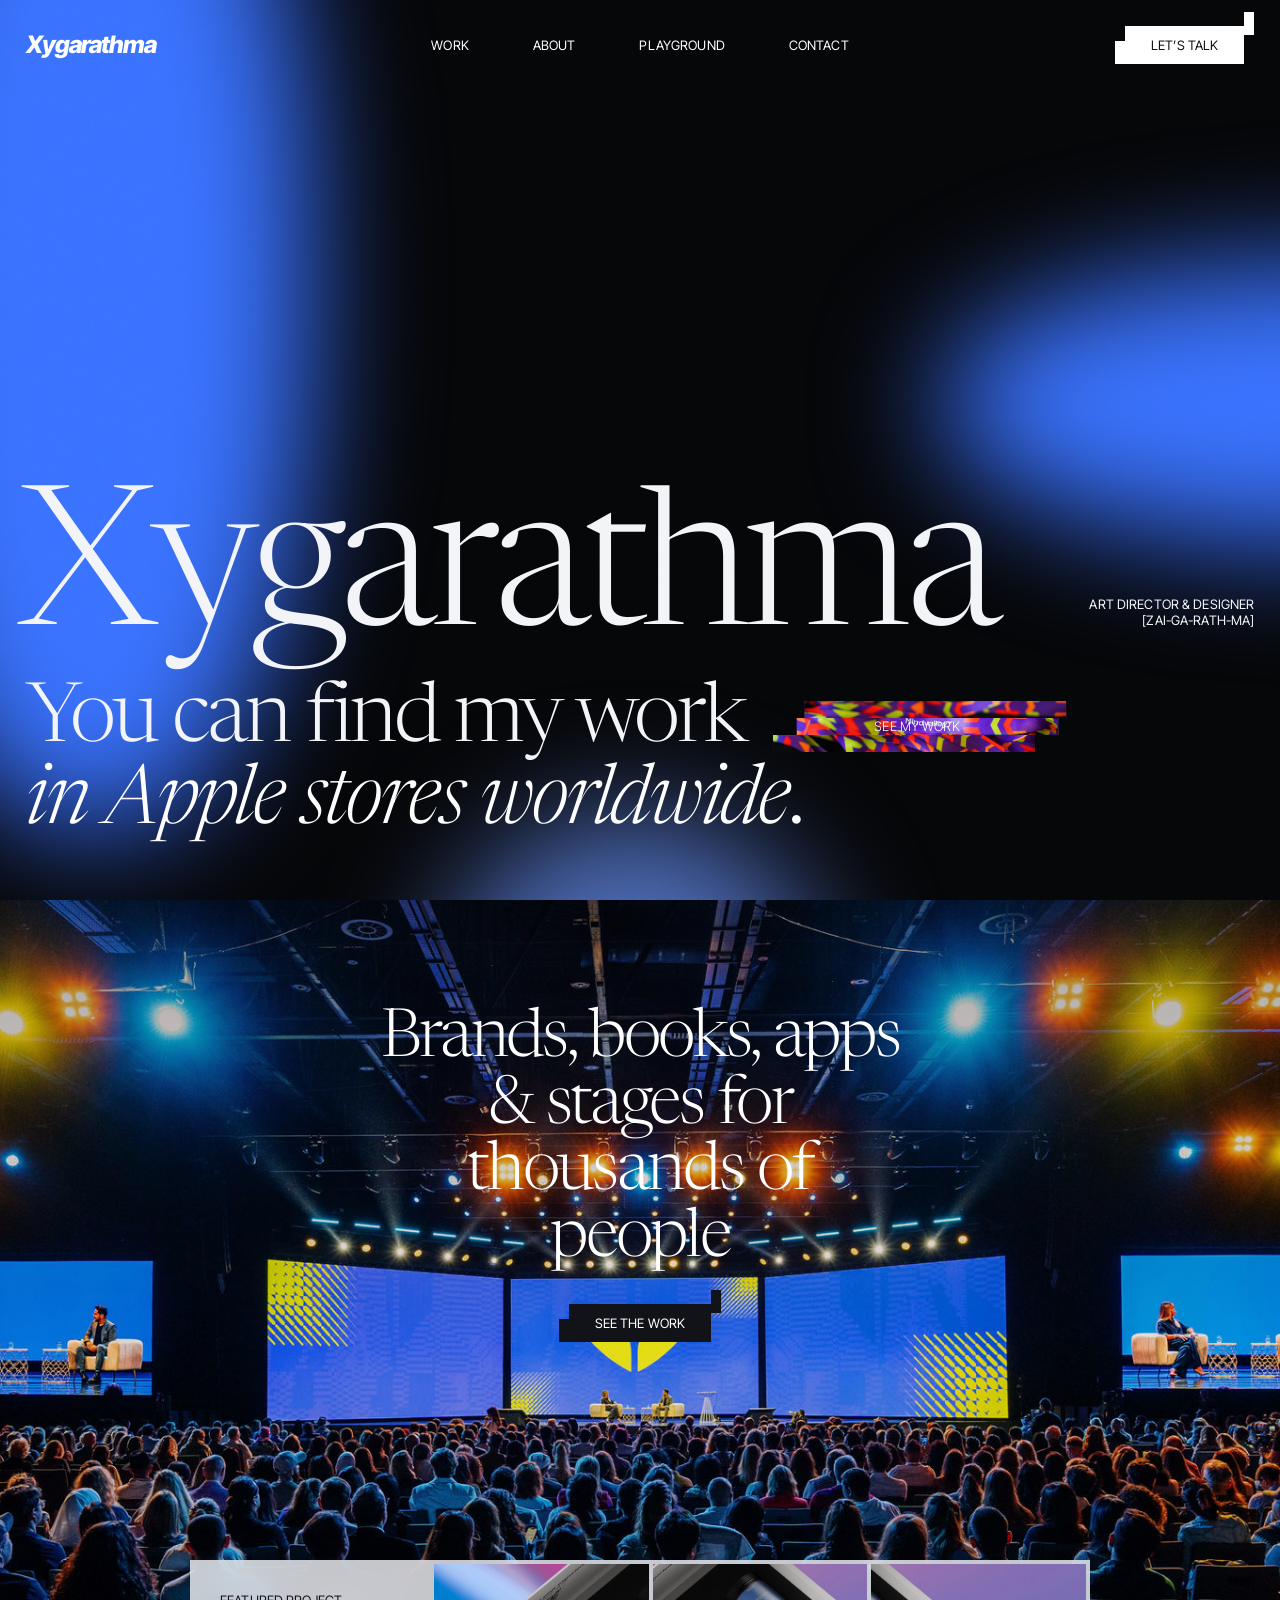
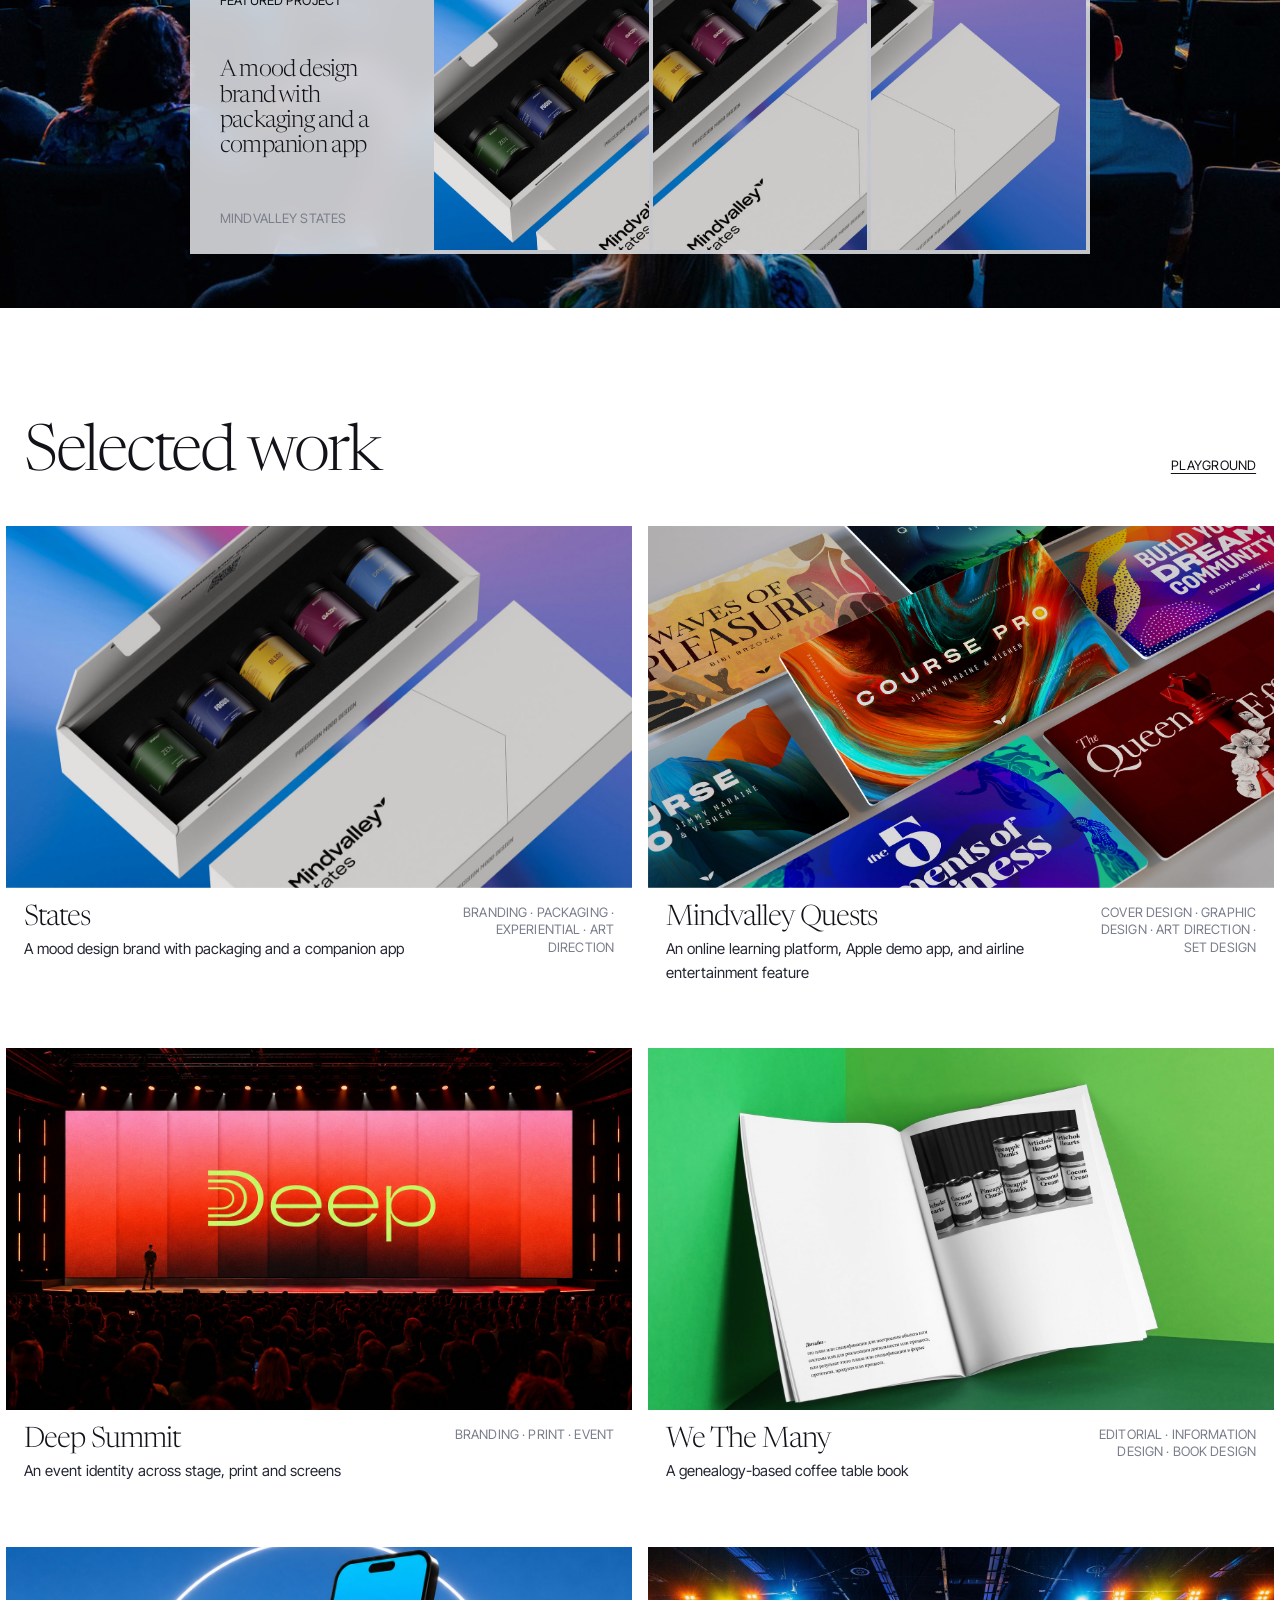
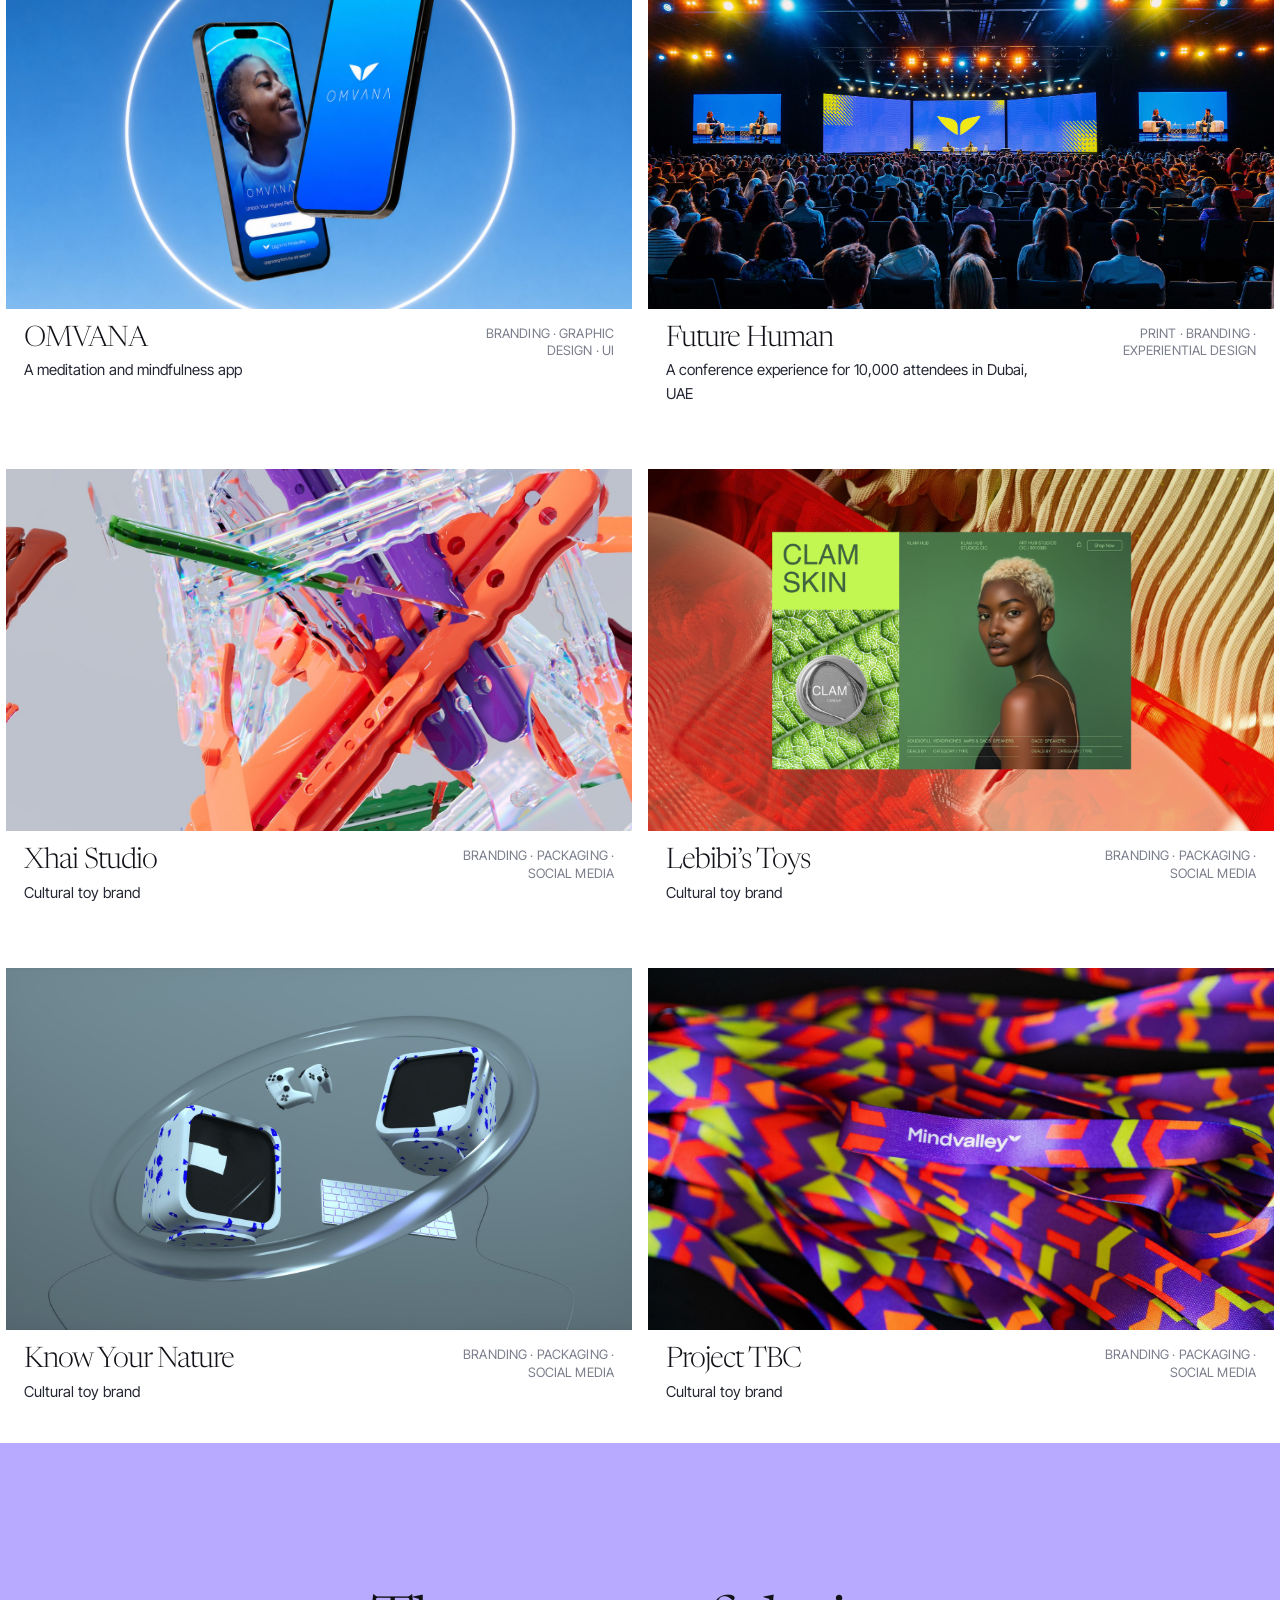
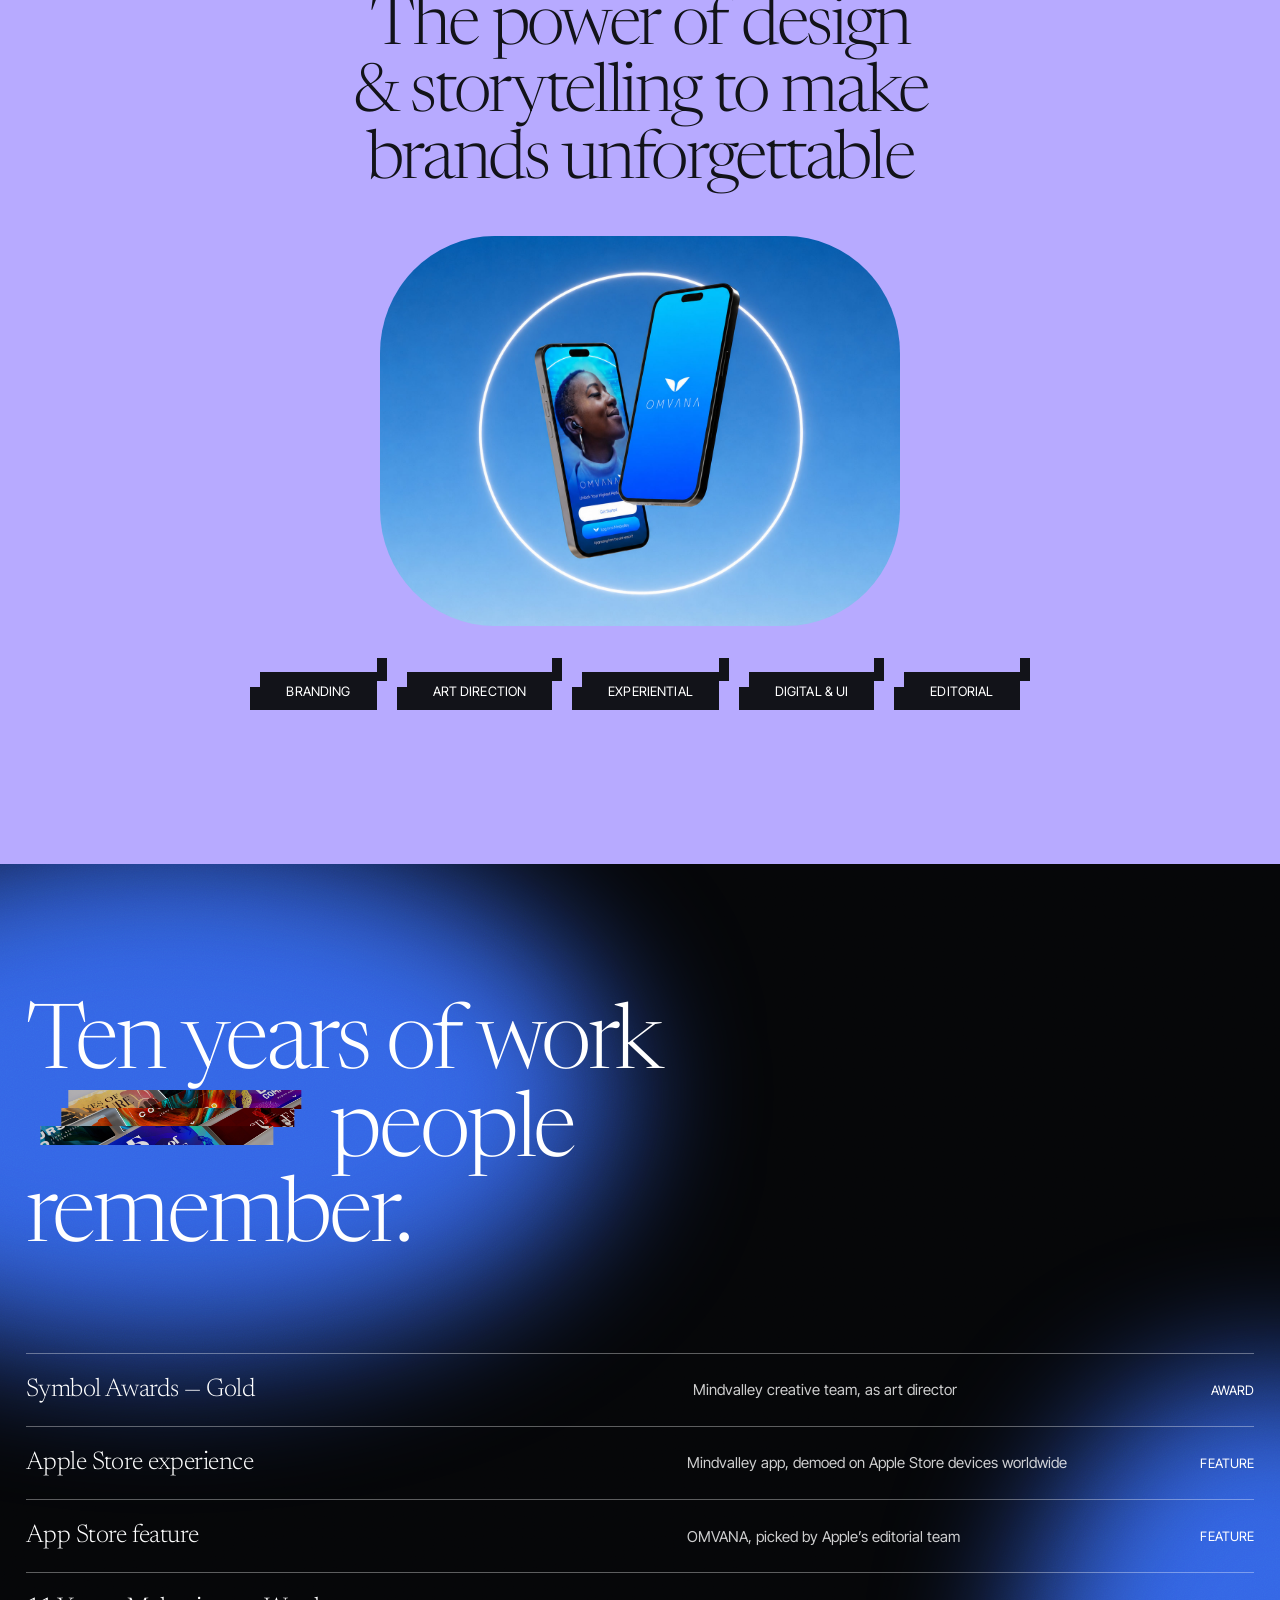
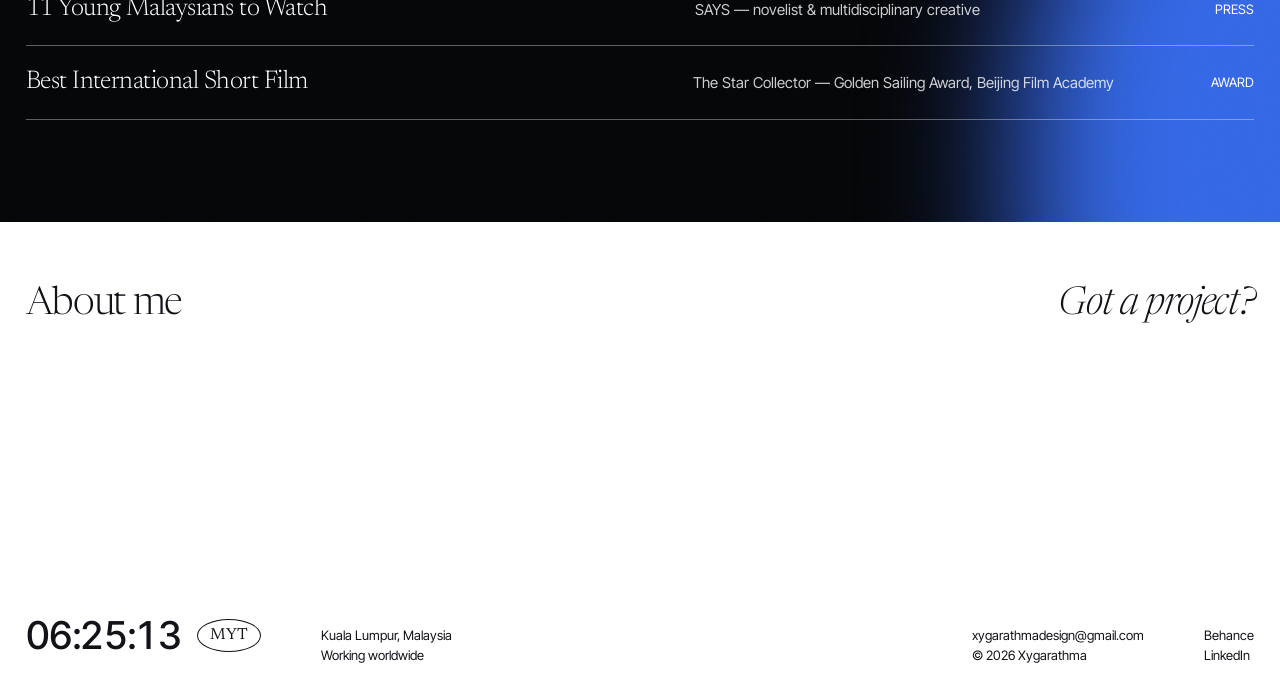
<file: options/option-d-electric.html>
<!doctype html>
<html lang="en">
<head>
  <meta charset="utf-8" />
  <meta name="viewport" content="width=device-width, initial-scale=1" />
  <title>Xygarathma — Option D: Electric</title>
  <meta name="description" content="Xygarathma is an art director and designer with 10 years of experience shaping memorable brands, events and digital experiences." />
  <link rel="preconnect" href="https://fonts.googleapis.com" />
  <link rel="preconnect" href="https://fonts.gstatic.com" crossorigin />
  <link href="https://fonts.googleapis.com/css2?family=Newsreader:ital,opsz,wght@0,6..72,300;0,6..72,400;1,6..72,300&family=Inter+Tight:ital,wght@0,400;0,500;1,700;1,800&display=swap" rel="stylesheet" />
  <link rel="stylesheet" href="common.css" />
  <style>
    /* Option D — after leeroy.ca: black + electric blue, hairline serif, tiny caps, stepped buttons,
       sliced images; work shown in the two-column grid from xygarathma.com */
    :root {
      --black: #050608; --ink: #121319; --navy: #242733;
      --blue: #3971ff; --blue-2: #6b95ff; --lilac: #b7aaff;
      --grey: #f0f1f5; --grey-2: #e6e7eb; --mute: #7b7e8c; --white: #fff;
      --serif: "Newsreader", "Times New Roman", serif;
      --sans: "Inter Tight", system-ui, sans-serif;
    }
    body { background: var(--white); color: var(--ink); font-family: var(--sans); font-size: 15px; }
    .caps { font-size: 13px; font-weight: 400; letter-spacing: .01em; text-transform: uppercase; }
    .serif { font-family: var(--serif); font-weight: 300; font-variation-settings: "opsz" 72; letter-spacing: -.035em; }

    /* ── stepped button (Leeroy's notched block) ── */
    .step {
      --bg: var(--white); --fg: var(--ink); --n: 10px;
      position: relative; display: inline-flex; align-items: center; justify-content: center;
      padding: 9px 26px; background: var(--bg); color: var(--fg);
      font-size: 13px; text-transform: uppercase; letter-spacing: .01em; white-space: nowrap;
      transition: color .3s;
    }
    .step::before, .step::after {
      content: ""; position: absolute; width: var(--n); height: 62%; background: var(--bg);
      transition: transform .5s var(--ease);
    }
    .step::before { left: calc(var(--n) * -1); bottom: 0; }
    .step::after  { right: calc(var(--n) * -1); top: -38%; }
    .step:hover::before { transform: translateY(-38%); }
    .step:hover::after  { transform: translateY(38%); }
    .step--dark { --bg: var(--ink); --fg: #fff; }
    .step--blue { --bg: var(--blue); --fg: #fff; }

    /* ── sliced image (the glitchy image chips inside Leeroy's headline) ── */
    .slices { position: relative; display: inline-grid; place-items: center; width: var(--w, 3.4em); height: .62em; vertical-align: .12em; margin: 0 .3em; }
    .slices i {
      position: absolute; left: 0; right: 0; height: 34%;
      background-image: var(--img); background-size: cover; background-position: center var(--bp, 50%);
      transform: translateX(var(--sx, 0)); transition: transform .8s var(--ease);
    }
    .slices i:nth-child(1) { top: 0;   --sx: 7%; --bp: 20%; }
    .slices i:nth-child(2) { top: 33%; --sx: 4%; --bp: 50%; }
    .slices i:nth-child(3) { top: 66%; --sx: -5%; --bp: 80%; }
    .slices:hover i { --sx: 0; }
    .slices span { position: relative; z-index: 1; font-family: var(--sans); font-size: 13px; letter-spacing: .01em; text-transform: uppercase; color: #fff; text-shadow: 0 1px 8px rgba(0,0,0,.5); }
    .slices.is-idle i { animation: jitter 6s steps(1) infinite; }
    .slices.is-idle i:nth-child(2) { animation-delay: -2s; }
    .slices.is-idle i:nth-child(3) { animation-delay: -4s; }
    @keyframes jitter { 0%, 88%, 100% { translate: 0; } 90% { translate: 6% 0; } 93% { translate: -4% 0; } 96% { translate: 2% 0; } }

    /* ── nav ── */
    .nav { position: absolute; inset: 0 0 auto; z-index: 10; display: grid; grid-template-columns: 1fr auto 1fr; align-items: center; padding: 26px clamp(16px, 2vw, 28px); color: #fff; }
    .nav__logo { font-weight: 800; font-style: italic; font-size: 24px; letter-spacing: -.04em; }
    .nav__links { display: flex; gap: clamp(28px, 5vw, 76px); }
    .nav__links a { position: relative; }
    .nav__links a::after { content: ""; position: absolute; left: 0; right: 0; bottom: -3px; height: 1px; background: currentColor; transform: scaleX(0); transform-origin: right; transition: transform .5s var(--ease); }
    .nav__links a:hover::after { transform: scaleX(1); transform-origin: left; }
    .nav .step { justify-self: end; margin-right: 10px; }

    /* ── hero ── */
    .hero { position: relative; isolation: isolate; overflow: hidden; min-height: 100svh; background: var(--black); color: #f3f4f8; padding: 140px clamp(16px, 2vw, 28px) clamp(40px, 6vh, 72px); display: flex; flex-direction: column; justify-content: flex-end; }
    .hero .fluid { filter: blur(60px); inset: -15%; }
    .hero .blob { mix-blend-mode: screen; opacity: 1; animation-name: wave; }
    .e1 { width: 34vw; height: 120vh; left: 4%; top: -10%; background: var(--blue); border-radius: 45%; animation-duration: 24s; }
    .e2 { width: 60vw; height: 22vw; right: -14%; top: 34%; background: var(--blue); border-radius: 50%; animation-duration: 19s; animation-delay: -7s; }
    .e3 { width: 30vw; height: 30vw; left: 38%; bottom: -14%; background: var(--blue-2); opacity: .7 !important; animation-duration: 28s; animation-delay: -3s; }
    @keyframes wave {
      0%   { transform: translate(0, 0) rotate(0deg) scale(1); }
      50%  { transform: translate(8vw, -4vh) rotate(18deg) scale(1.12, .9); }
      100% { transform: translate(-6vw, 6vh) rotate(-12deg) scale(.95, 1.1); }
    }
    .hero .grain { opacity: .14; }
    .hero__name { display: flex; align-items: flex-end; justify-content: space-between; gap: 24px; }
    .hero__name h1 { font-size: clamp(60px, 15.2vw, 280px); line-height: .8; margin-left: -.04em; white-space: nowrap; }
    .hero__name h1 .ch { display: inline-block; clip-path: inset(0 0 100% 0); transform: translateY(18%); transition: clip-path 1.2s var(--ease), transform 1.2s var(--ease); transition-delay: calc(var(--i) * 45ms + .15s); }
    .is-loaded .hero__name h1 .ch { clip-path: inset(-10% -10% -30% -10%); transform: none; }
    .hero__name .caps { padding-bottom: 2.2vw; text-align: right; line-height: 1.25; }
    .hero__line { font-size: clamp(36px, 6.4vw, 112px); line-height: 1; margin-top: clamp(10px, 2vw, 26px); }
    .hero__line .slices { --w: 3.2em; }
    .rotator { font-style: italic; color: #fff; }
    .rotator__item { white-space: nowrap; }
    .rotator__item::after { content: "."; font-style: normal; }

    /* ── featured: full-bleed image + centred statement + glass panel ── */
    .feature { position: relative; isolation: isolate; overflow: hidden; background: var(--black); min-height: 112vh; display: flex; flex-direction: column; align-items: center; justify-content: space-between; padding: clamp(80px, 12vh, 140px) 16px clamp(40px, 6vh, 70px); color: #fff; text-align: center; }
    .feature__bg { position: absolute; inset: -6% 0; z-index: -1; }
    .feature__bg img { width: 100%; height: 100%; object-fit: cover; transform: translateY(var(--par, 0)); }
    .feature__bg::after { content: ""; position: absolute; inset: 0; background: linear-gradient(180deg, rgba(5,6,8,.35), rgba(5,6,8,.05) 45%, rgba(5,6,8,.25)); }
    .feature h2 { font-size: clamp(40px, 5.2vw, 84px); line-height: 1; max-width: 13ch; margin-bottom: 30px; }
    .panel { display: grid; grid-template-columns: 1.1fr repeat(3, 1fr); gap: 4px; width: min(900px, 100%); padding: 4px; background: rgba(240,241,245,.82); backdrop-filter: blur(14px); color: var(--ink); text-align: left; }
    .panel__text { padding: 26px 26px 22px; display: flex; flex-direction: column; justify-content: space-between; gap: 20px; }
    .panel__text h3 { font-size: clamp(20px, 1.8vw, 26px); line-height: 1.1; }
    .panel__text .caps:last-child { color: var(--mute); }
    .panel img { width: 100%; height: 100%; aspect-ratio: 3 / 4; object-fit: cover; }
    .panel a.thumb { overflow: hidden; display: block; }
    .panel a.thumb img { transition: transform 1.2s var(--ease); }
    .panel a.thumb:hover img { transform: scale(1.06); }

    /* ── work grid (as on xygarathma.com: two columns, near full-bleed) ── */
    .work { padding: clamp(70px, 9vw, 120px) 6px 40px; }
    .work__head { display: flex; justify-content: space-between; align-items: baseline; padding: 0 clamp(10px, 1.4vw, 22px) clamp(28px, 3vw, 44px); }
    .work__head h2 { font-size: clamp(44px, 5vw, 80px); line-height: 1; }
    .work__head a { text-decoration: underline; text-underline-offset: 3px; }
    .grid { display: grid; grid-template-columns: 1fr 1fr; gap: clamp(48px, 5vw, 80px) 16px; }
    .tile__img { display: block; position: relative; overflow: hidden; aspect-ratio: 707 / 409; background: var(--grey-2); clip-path: inset(0 0 100% 0); transition: clip-path 1.3s var(--ease); }
    .tile.is-in .tile__img { clip-path: inset(0); }
    .tile__img img { width: 100%; height: 100%; object-fit: cover; transform: scale(1.12); transition: transform 1.6s var(--ease); }
    .tile.is-in .tile__img img { transform: scale(1); }
    .tile:hover .tile__img img { transform: scale(1.04); }
    .tile__img .step { position: absolute; left: 24px; bottom: 18px; opacity: 0; transform: translateY(10px); transition: opacity .4s, transform .6s var(--ease); }
    .tile:hover .tile__img .step { opacity: 1; transform: none; }
    .tile__cap { display: grid; grid-template-columns: 1fr auto; gap: 4px 24px; padding: 16px clamp(10px, 1.4vw, 22px) 0; }
    .tile__cap h3 { font-size: clamp(24px, 2.2vw, 34px); line-height: 1.05; }
    .tile__cap p { grid-column: 1; color: var(--navy); max-width: 48ch; }
    .tile__cap .caps { grid-column: 2; grid-row: 1 / span 2; color: var(--mute); text-align: right; max-width: 22ch; line-height: 1.35; }
    .tile .reveal, .tile { transition-delay: var(--d, 0s); }

    /* ── lilac: services ── */
    .lilac { position: relative; overflow: hidden; background: var(--lilac); padding: clamp(90px, 12vw, 170px) 16px; text-align: center; }
    .lilac svg { position: absolute; inset: 0; width: 100%; height: 100%; fill: none; stroke: var(--ink); stroke-width: 1; pointer-events: none; }
    .lilac path { stroke-dasharray: 1; stroke-dashoffset: var(--draw, 1); }
    .lilac h2 { position: relative; font-size: clamp(40px, 5.2vw, 84px); line-height: 1; max-width: 15ch; margin: 0 auto; }
    .lilac__img { position: relative; width: min(520px, 80%); aspect-ratio: 4 / 3; margin: 40px auto 0; border-radius: 22%/30%; overflow: hidden; }
    .lilac__img img { width: 100%; height: 100%; object-fit: cover; }
    .tags { position: relative; display: flex; flex-wrap: wrap; justify-content: center; gap: 14px 30px; margin-top: 46px; }

    /* ── blue: recognition list ── */
    .blue { position: relative; isolation: isolate; overflow: hidden; background: var(--black); color: #fff; padding: clamp(90px, 11vw, 160px) clamp(16px, 2vw, 28px) clamp(60px, 8vw, 120px); }
    .blue .fluid { filter: blur(70px); }
    .blue .blob { mix-blend-mode: screen; animation-name: wave; }
    .f1 { width: 70vw; height: 40vw; left: -10%; top: 6%; background: var(--blue); border-radius: 50%; animation-duration: 26s; }
    .f2 { width: 40vw; height: 60vw; right: -8%; bottom: -20%; background: var(--blue); border-radius: 45%; animation-duration: 21s; animation-delay: -8s; }
    .blue h2 { font-size: clamp(48px, 7vw, 120px); line-height: .95; max-width: 12ch; }
    .blue h2 .slices { --w: 2.6em; }
    .awards { margin-top: clamp(50px, 7vw, 100px); border-top: 1px solid rgba(255,255,255,.35); }
    .awards li { display: grid; grid-template-columns: 1.3fr 1fr auto; gap: 20px; align-items: center; padding: 22px 0; border-bottom: 1px solid rgba(255,255,255,.35); }
    .awards li span:first-child { font-family: var(--serif); font-weight: 300; font-size: clamp(22px, 2vw, 30px); letter-spacing: -.02em; line-height: 1.1; transition: transform .6s var(--ease); }
    .awards li:hover span:first-child { transform: translateX(12px); }
    .awards li span:nth-child(2) { opacity: .8; }

    /* ── footer ── */
    .footer { padding: clamp(40px, 5vw, 70px) clamp(16px, 2vw, 28px) 30px; background: var(--white); }
    .footer__top { display: flex; justify-content: space-between; align-items: baseline; gap: 20px; flex-wrap: wrap; }
    .footer__top a { font-size: clamp(30px, 3vw, 46px); line-height: 1; transition: color .3s; }
    .footer__top a:hover { color: var(--blue); }
    .footer__top a em { font-style: italic; }
    .footer__base { display: grid; grid-template-columns: auto 1fr auto auto; gap: 32px 60px; align-items: end; margin-top: clamp(160px, 22vw, 320px); font-size: 13px; }
    .clock { display: flex; align-items: center; gap: 16px; }
    .clock b { font-weight: 500; font-size: clamp(34px, 3vw, 46px); letter-spacing: -.02em; font-variant-numeric: tabular-nums; }
    .clock span { border: 1px solid var(--ink); border-radius: 50%; padding: 3px 12px; font-family: var(--serif); font-size: 16px; }
    .footer__base address { font-style: normal; }
    .footer__base div a { display: block; }
    .footer__base div a:hover { color: var(--blue); }
    .cursor { background: var(--blue); color: #fff; }

    @media (max-width: 860px) {
      .nav { grid-template-columns: 1fr auto; }
      .nav__links { display: none; }
      .hero__name { flex-direction: column; align-items: flex-start; }
      .hero__name .caps { text-align: left; padding: 0; order: -1; margin-bottom: 14px; }
      .rotator__item { white-space: normal; }
      .hero__line .slices { display: none; }
      .feature { min-height: auto; gap: 60px; }
      .panel { grid-template-columns: 1fr 1fr 1fr; }
      .panel__text { grid-column: 1 / -1; }
      .grid { grid-template-columns: 1fr; }
      .tile__cap { grid-template-columns: 1fr; }
      .tile__cap .caps { grid-column: 1; grid-row: auto; text-align: left; }
      .awards li { grid-template-columns: 1fr; gap: 6px; }
      .footer__base { grid-template-columns: 1fr 1fr; }
      .clock { grid-column: 1 / -1; }
    }
  </style>
</head>
<body>
  <div class="cursor" aria-hidden="true">View</div>

  <header class="nav">
    <a href="#" class="nav__logo">Xygarathma</a>
    <nav class="nav__links caps" aria-label="Primary"><a href="#work">Work</a><a href="about.html">About</a><a href="playground.html">Playground</a><a href="contact.html">Contact</a></nav>
    <a href="contact.html" class="step">Let’s talk</a>
  </header>

  <!-- HERO -->
  <section class="hero">
    <div class="fluid" aria-hidden="true"><span class="blob e1"></span><span class="blob e2"></span><span class="blob e3"></span></div>
    <div class="grain" aria-hidden="true"></div>
    <div class="hero__name">
      <h1 class="serif" data-split>Xygarathma</h1>
      <p class="caps load" style="--d:.6s">Art director &amp; designer<br />[zai-ga-rath-ma]</p>
    </div>
    <p class="hero__line serif load" style="--d:.8s">
      You can find my work
      <a href="#work" class="slices is-idle" style="--img:url('../images/projecttbc.jpg')" aria-label="See my work"><i></i><i></i><i></i><span>See my work</span></a>
      <br /><span class="rotator" aria-live="polite"><span class="rotator__item">in Apple stores worldwide</span></span>
    </p>
  </section>

  <!-- FEATURED -->
  <section class="feature">
    <div class="feature__bg" aria-hidden="true"><img src="../images/futurehuman.jpg" alt="" data-par /></div>
    <div class="reveal">
      <h2 class="serif">Brands, books, apps &amp; stages for thousands of people</h2>
      <a href="#work" class="step step--dark">See the work</a>
    </div>
    <div class="panel reveal" style="--d:.15s">
      <div class="panel__text">
        <p class="caps">Featured project</p>
        <h3 class="serif">A mood design brand with packaging and a companion app</h3>
        <p class="caps">Mindvalley States</p>
      </div>
      <a href="https://www.xygarathma.com/states" class="thumb" data-cursor><img src="../images/states.jpg" alt="States kit" style="object-position:30% 50%" /></a>
      <a href="https://www.xygarathma.com/states" class="thumb" data-cursor><img src="../images/states.jpg" alt="" style="object-position:62% 50%" /></a>
      <a href="https://www.xygarathma.com/states" class="thumb" data-cursor><img src="../images/states.jpg" alt="" style="object-position:92% 50%" /></a>
    </div>
  </section>

  <!-- WORK GRID -->
  <main class="work" id="work">
    <div class="work__head">
      <h2 class="serif reveal">Selected work</h2>
      <a href="playground.html" class="caps reveal">Playground</a>
    </div>
    <div class="grid">
      <article class="tile reveal"><a href="https://www.xygarathma.com/states" class="tile__img" data-cursor><img src="../images/states.jpg" alt="States mood design kit" /><span class="step">View project</span></a>
        <div class="tile__cap"><h3 class="serif">States</h3><p>A mood design brand with packaging and a companion app</p><span class="caps">Branding · Packaging · Experiential · Art direction</span></div></article>
      <article class="tile reveal" style="--d:.1s"><a href="https://www.xygarathma.com/quests" class="tile__img" data-cursor><img src="../images/quests.jpg" alt="Mindvalley Quests covers" /><span class="step">View project</span></a>
        <div class="tile__cap"><h3 class="serif">Mindvalley Quests</h3><p>An online learning platform, Apple demo app, and airline entertainment feature</p><span class="caps">Cover design · Graphic design · Art direction · Set design</span></div></article>
      <article class="tile reveal"><a href="https://www.xygarathma.com/deepsummit" class="tile__img" data-cursor><img src="../images/deepsummit.jpg" alt="Deep Summit stage" /><span class="step">View project</span></a>
        <div class="tile__cap"><h3 class="serif">Deep Summit</h3><p>An event identity across stage, print and screens</p><span class="caps">Branding · Print · Event</span></div></article>
      <article class="tile reveal" style="--d:.1s"><a href="https://www.xygarathma.com/wethemany" class="tile__img" data-cursor><img src="../images/wethemany.jpg" alt="We The Many book" /><span class="step">View project</span></a>
        <div class="tile__cap"><h3 class="serif">We The Many</h3><p>A genealogy-based coffee table book</p><span class="caps">Editorial · Information design · Book design</span></div></article>
      <article class="tile reveal"><a href="https://www.xygarathma.com/omvana" class="tile__img" data-cursor><img src="../images/omvana.jpg" alt="OMVANA app" /><span class="step">View project</span></a>
        <div class="tile__cap"><h3 class="serif">OMVANA</h3><p>A meditation and mindfulness app</p><span class="caps">Branding · Graphic design · UI</span></div></article>
      <article class="tile reveal" style="--d:.1s"><a href="https://www.xygarathma.com/futurehuman" class="tile__img" data-cursor><img src="../images/futurehuman.jpg" alt="Future Human stage" /><span class="step">View project</span></a>
        <div class="tile__cap"><h3 class="serif">Future Human</h3><p>A conference experience for 10,000 attendees in Dubai, UAE</p><span class="caps">Print · Branding · Experiential design</span></div></article>
      <article class="tile reveal"><a href="https://www.xygarathma.com/xhaistudios" class="tile__img" data-cursor><img src="../images/xhai.jpg" alt="Xhai Studio" /><span class="step">View project</span></a>
        <div class="tile__cap"><h3 class="serif">Xhai Studio</h3><p>Cultural toy brand</p><span class="caps">Branding · Packaging · Social media</span></div></article>
      <article class="tile reveal" style="--d:.1s"><a href="https://www.xygarathma.com/lebibistoys" class="tile__img" data-cursor><img src="../images/lebibi.jpg" alt="Lebibi’s Toys" /><span class="step">View project</span></a>
        <div class="tile__cap"><h3 class="serif">Lebibi’s Toys</h3><p>Cultural toy brand</p><span class="caps">Branding · Packaging · Social media</span></div></article>
      <article class="tile reveal"><a href="https://www.xygarathma.com/knowyournature" class="tile__img" data-cursor><img src="../images/knowyournature.jpg" alt="Know Your Nature" /><span class="step">View project</span></a>
        <div class="tile__cap"><h3 class="serif">Know Your Nature</h3><p>Cultural toy brand</p><span class="caps">Branding · Packaging · Social media</span></div></article>
      <article class="tile reveal" style="--d:.1s"><a href="https://www.xygarathma.com/projecttbc" class="tile__img" data-cursor><img src="../images/projecttbc.jpg" alt="Project TBC" /><span class="step">View project</span></a>
        <div class="tile__cap"><h3 class="serif">Project TBC</h3><p>Cultural toy brand</p><span class="caps">Branding · Packaging · Social media</span></div></article>
    </div>
  </main>

  <!-- LILAC: SERVICES -->
  <section class="lilac">
    <svg viewBox="0 0 1440 900" preserveAspectRatio="none" aria-hidden="true"><path pathLength="1" d="M-20 610 C 220 560, 300 260, 520 300 S 760 720, 980 640 S 1260 180, 1460 240"/></svg>
    <h2 class="serif reveal">The power of design &amp; storytelling to make brands unforgettable</h2>
    <div class="lilac__img reveal" style="--d:.1s"><img src="../images/omvana.jpg" alt="" /></div>
    <div class="tags reveal" style="--d:.2s">
      <span class="step step--dark">Branding</span><span class="step step--dark">Art direction</span><span class="step step--dark">Experiential</span><span class="step step--dark">Digital &amp; UI</span><span class="step step--dark">Editorial</span>
    </div>
  </section>

  <!-- BLUE: RECOGNITION -->
  <section class="blue">
    <div class="fluid" aria-hidden="true"><span class="blob f1"></span><span class="blob f2"></span></div>
    <div class="grain" aria-hidden="true"></div>
    <h2 class="serif reveal">Ten years of work <span class="slices is-idle" style="--img:url('../images/quests.jpg')" aria-hidden="true"><i></i><i></i><i></i></span> people remember.</h2>
    <ul class="awards">
      <li class="reveal"><span>Symbol Awards — Gold</span><span>Mindvalley creative team, as art director</span><span class="caps">Award</span></li>
      <li class="reveal"><span>Apple Store experience</span><span>Mindvalley app, demoed on Apple Store devices worldwide</span><span class="caps">Feature</span></li>
      <li class="reveal"><span>App Store feature</span><span>OMVANA, picked by Apple’s editorial team</span><span class="caps">Feature</span></li>
      <li class="reveal"><span>11 Young Malaysians to Watch</span><span>SAYS — novelist &amp; multidisciplinary creative</span><span class="caps">Press</span></li>
      <li class="reveal"><span>Best International Short Film</span><span>The Star Collector — Golden Sailing Award, Beijing Film Academy</span><span class="caps">Award</span></li>
    </ul>
  </section>

  <!-- FOOTER -->
  <footer class="footer">
    <div class="footer__top">
      <a href="about.html" class="serif">About me</a>
      <a href="contact.html" class="serif"><em>Got a project?</em></a>
    </div>
    <div class="footer__base">
      <div class="clock"><b id="clock">00:00:00</b><span>MYT</span></div>
      <address>Kuala Lumpur, Malaysia<br />Working worldwide</address>
      <div><a href="mailto:xygarathmadesign@gmail.com">xygarathmadesign@gmail.com</a><span>© <span id="year"></span> Xygarathma</span></div>
      <div><a href="#">Behance</a><a href="#">LinkedIn</a></div>
    </div>
  </footer>

  <script>
    document.querySelectorAll("[data-split]").forEach((el) => {
      const t = el.textContent; el.setAttribute("aria-label", t); el.textContent = "";
      [...t].forEach((c, i) => { const s = document.createElement("span"); s.className = "ch"; s.textContent = c; s.style.setProperty("--i", i); s.setAttribute("aria-hidden", "true"); el.appendChild(s); });
    });

    // live Malaysia clock, like Leeroy's Montréal one
    const clock = document.getElementById("clock");
    const fmt = new Intl.DateTimeFormat("en-GB", { timeZone: "Asia/Kuala_Lumpur", hour: "2-digit", minute: "2-digit", second: "2-digit", hour12: false });
    const tick = () => (clock.textContent = fmt.format(new Date()));
    tick(); setInterval(tick, 1000);

    if (!window.matchMedia("(prefers-reduced-motion: reduce)").matches) {
      // featured image parallax + lilac line drawing, both tied to scroll
      const par = document.querySelector("[data-par]");
      const lilac = document.querySelector(".lilac");
      const path = lilac.querySelector("path");
      const onScroll = () => {
        const vh = window.innerHeight;
        const r = par.parentElement.getBoundingClientRect();
        par.style.setProperty("--par", `${Math.max(-5, Math.min(5, (r.top / vh) * -5))}%`);
        const l = lilac.getBoundingClientRect();
        const t = Math.min(Math.max((vh - l.top) / (vh + l.height * 0.6), 0), 1);
        path.style.setProperty("--draw", 1 - t);
      };
      window.addEventListener("scroll", onScroll, { passive: true });
      onScroll();
    } else {
      document.querySelector(".lilac path").style.setProperty("--draw", 0);
    }
  </script>
  <script src="common.js"></script>
</body>
</html>
</file>
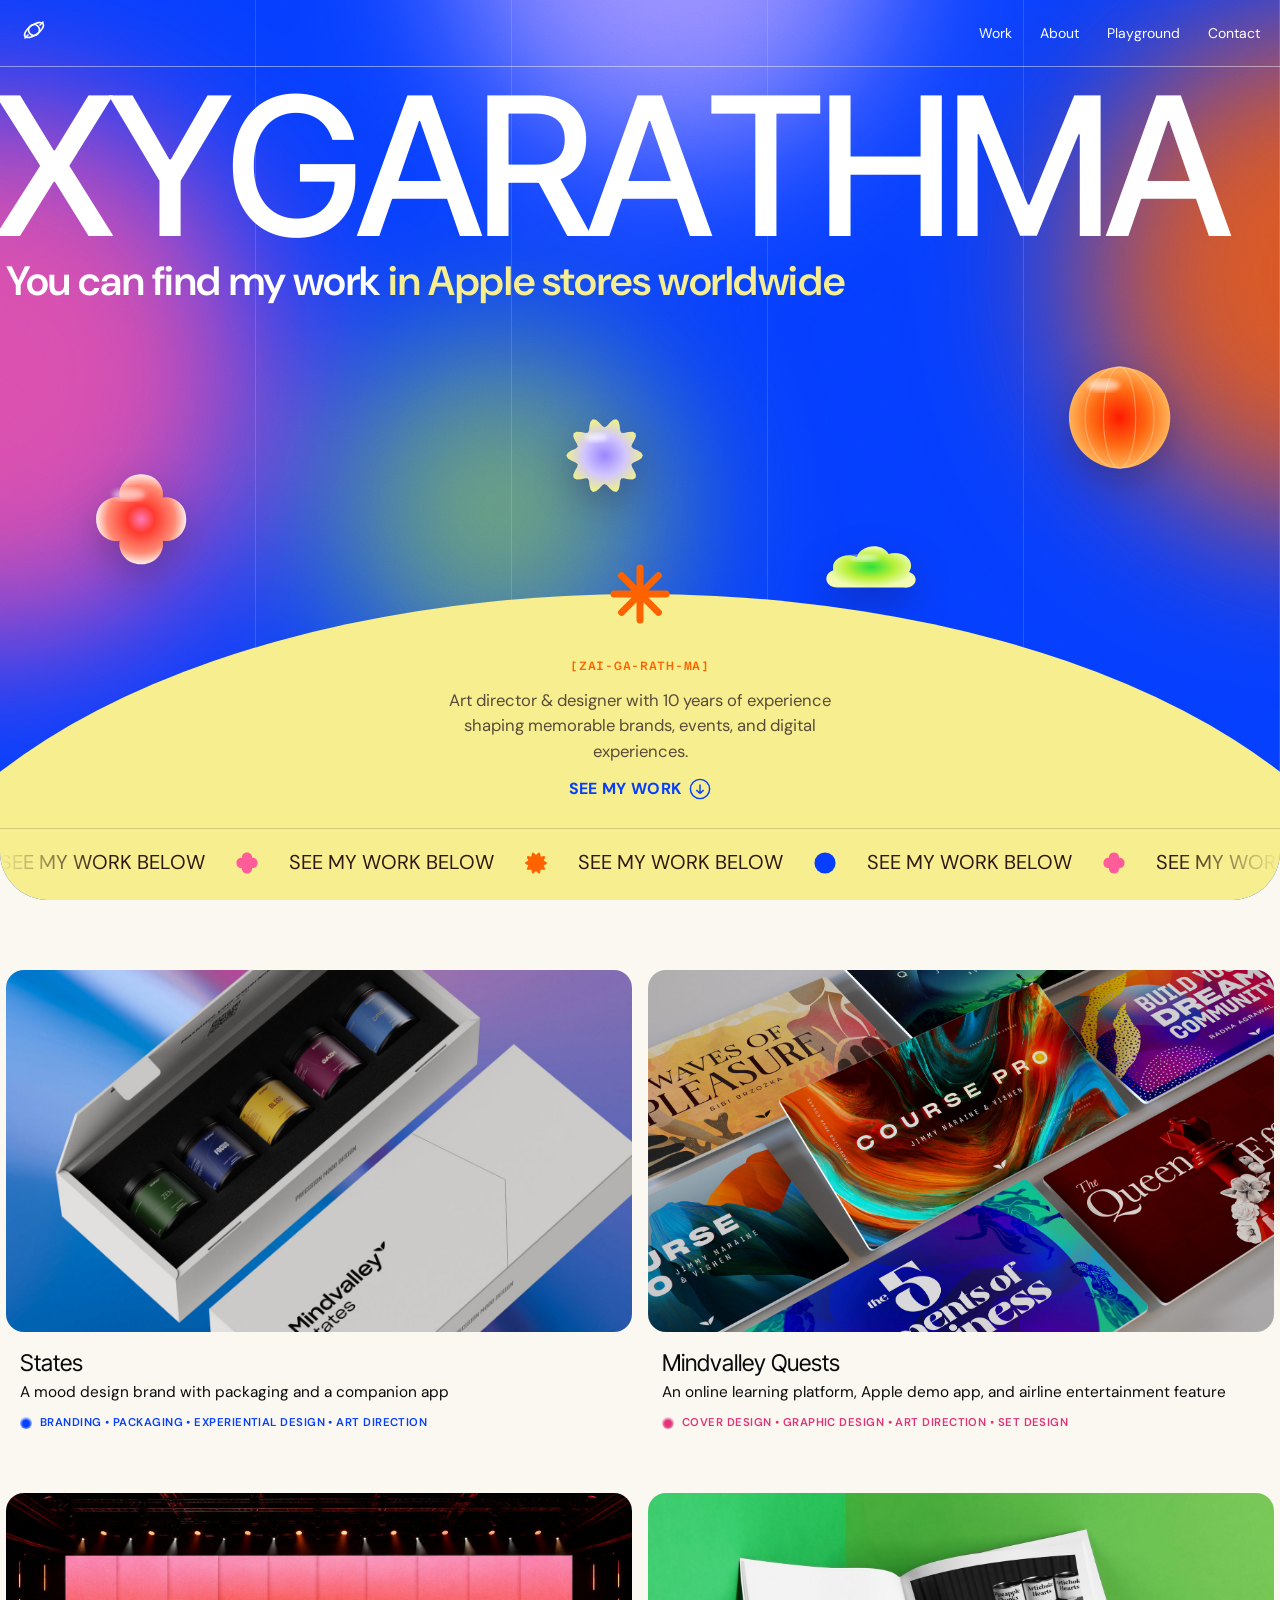
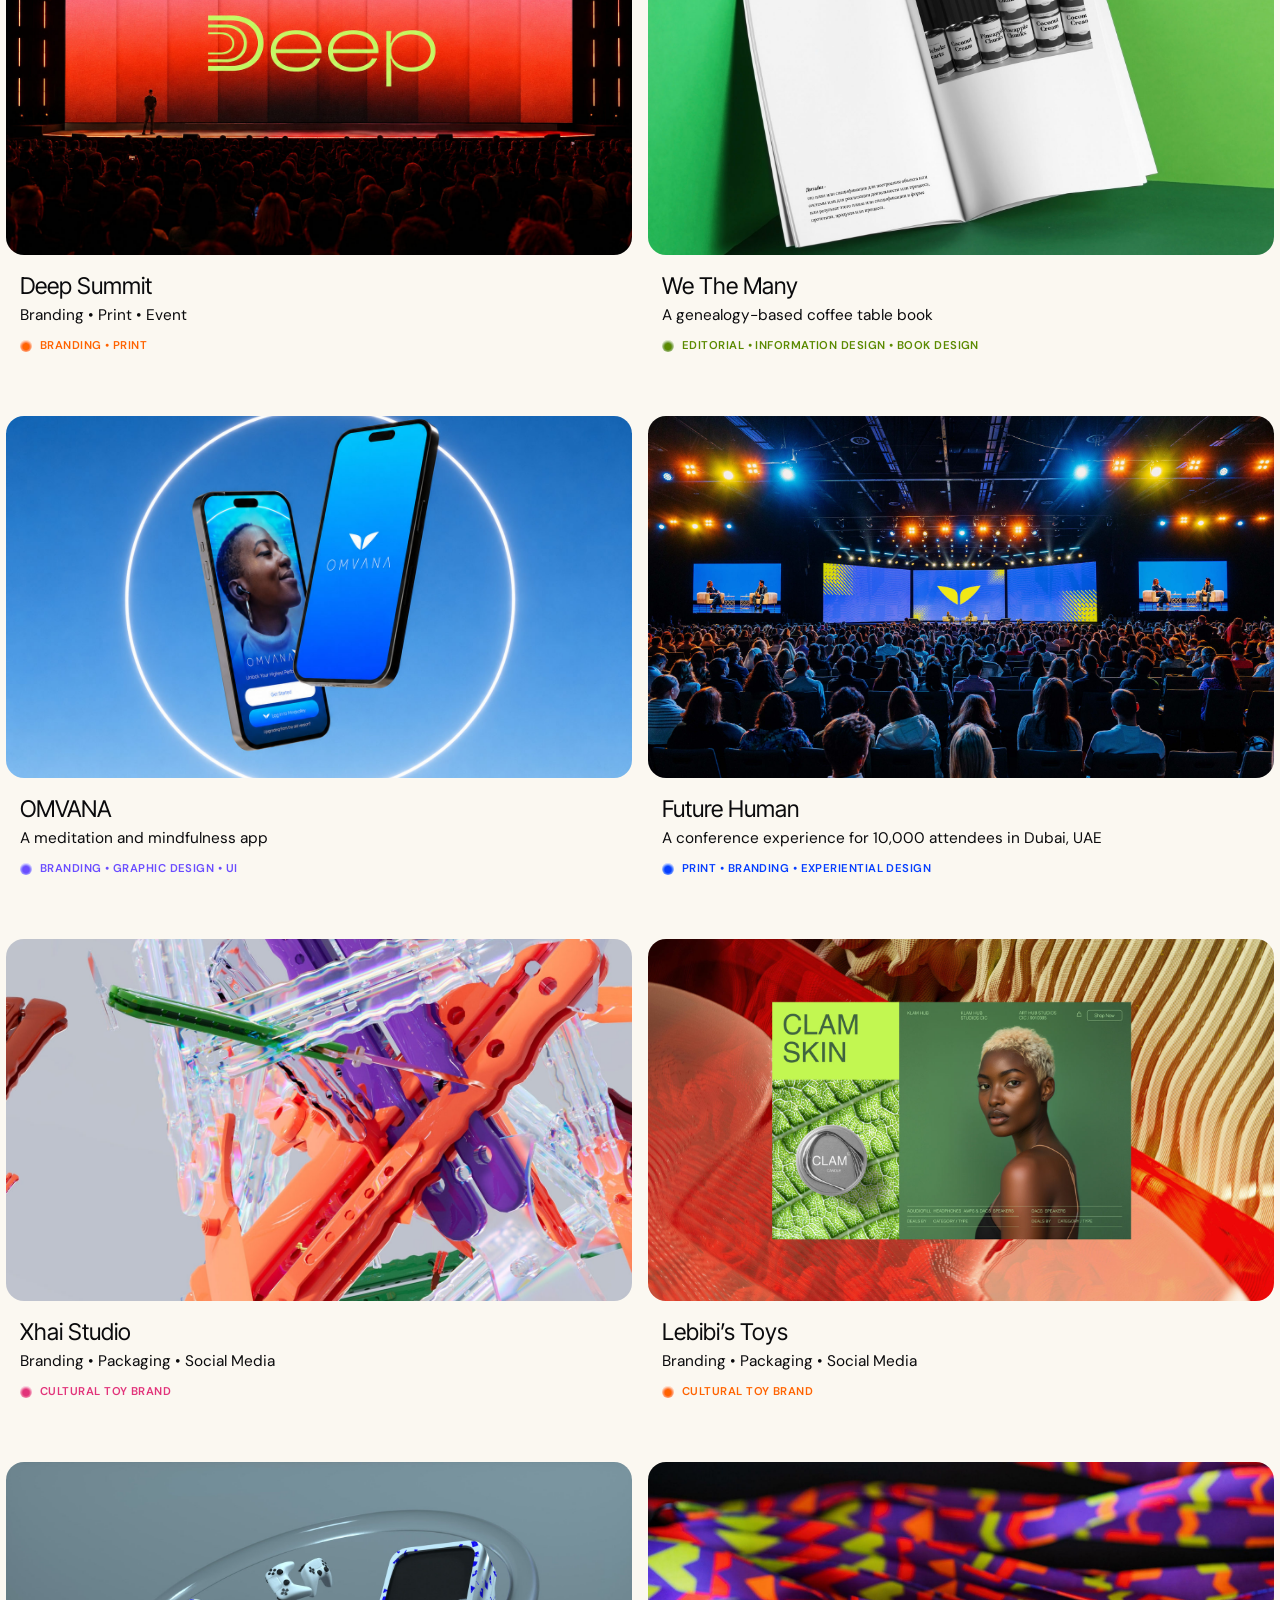
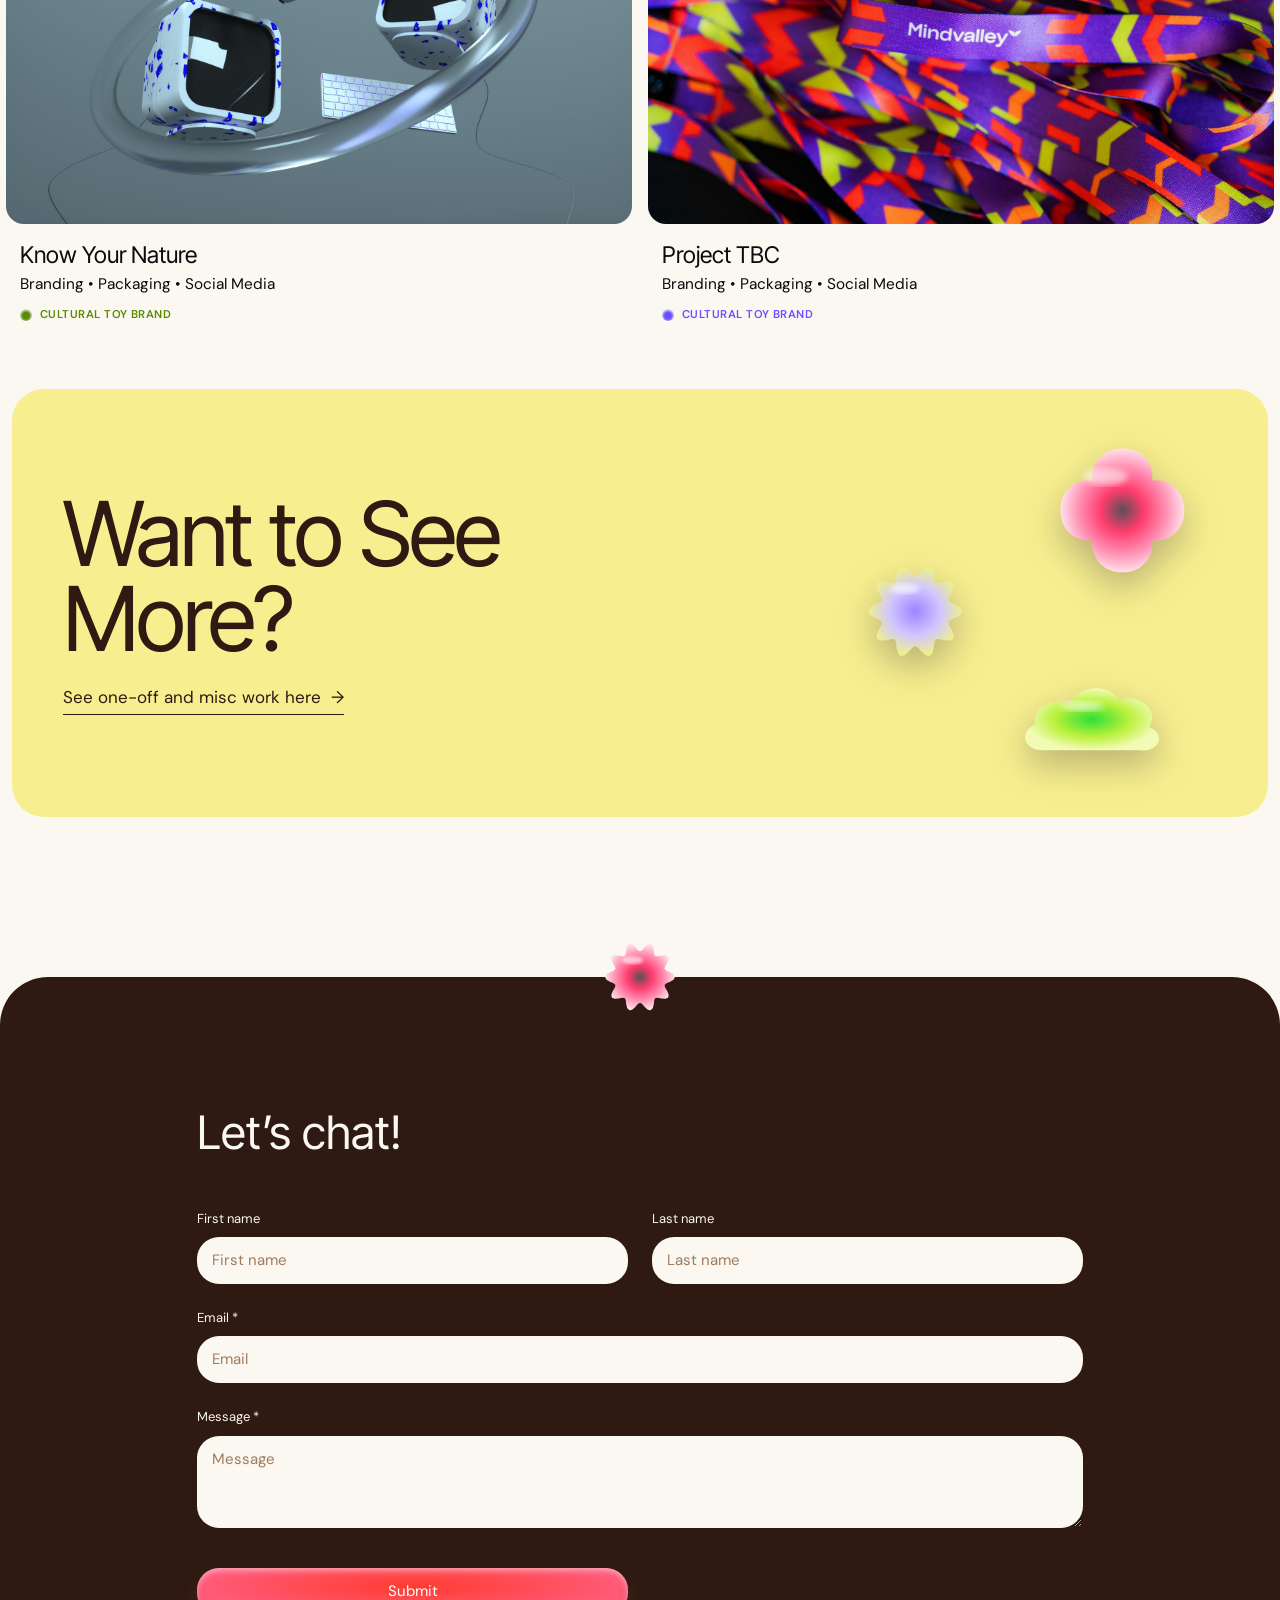
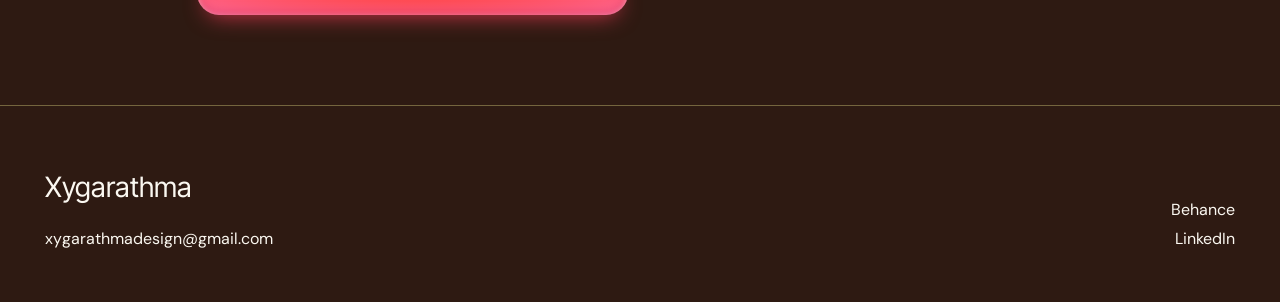
<file: options/option-e-colour.html>
<!doctype html>
<html lang="en">
<head>
  <meta charset="utf-8" />
  <meta name="viewport" content="width=device-width, initial-scale=1" />
  <title>Xygarathma — Option E: Your Site, in Colour</title>
  <meta name="description" content="Xygarathma is an art director and designer with 10 years of experience shaping memorable brands, events and digital experiences." />
  <link rel="preconnect" href="https://fonts.googleapis.com" />
  <link rel="preconnect" href="https://fonts.gstatic.com" crossorigin />
  <link href="https://fonts.googleapis.com/css2?family=Inter+Tight:wght@400;500&family=DM+Sans:opsz,wght@9..40,400;9..40,600;9..40,700&family=Azeret+Mono:wght@500&display=swap" rel="stylesheet" />
  <link rel="stylesheet" href="common.css" />
  <style>
    /* Option E — the current xygarathma.com layout, kept as is, with a rounded full-colour header,
       glossy "jelly" shapes (Blooming Moon) and butter-yellow / chocolate blocks (Amble). */
    :root {
      --blue: #053eff; --orange: #ff6300; --pink: #ff5c9a; --lime: #c6ef3a; --lilac: #b6a4ff;
      --butter: #f7ef8f; --choc: #2e1a12; --cream: #fbf8f1;
      --ink: #0b0b0d; --grey: #303033; --mute: #73737b;
      --display: "Inter Tight", "Helvetica Neue", Arial, sans-serif;
      --sans: "DM Sans", system-ui, sans-serif;
      --mono: "Azeret Mono", ui-monospace, monospace;
    }
    body { background: var(--cream); color: var(--ink); font-family: var(--sans); }

    /* jelly shapes */
    .jelly { position: absolute; pointer-events: none; filter: drop-shadow(0 14px 18px rgba(30, 10, 40, .28)); }
    .jelly svg { width: 100%; height: 100%; overflow: visible; display: block; }
    .float { animation: bob var(--t, 9s) ease-in-out infinite alternate; }
    @keyframes bob { from { translate: 0 -8px; rotate: -4deg; } to { translate: 0 10px; rotate: 5deg; } }
    .jelly-wrap { position: absolute; transform: translate(var(--mx, 0), var(--my, 0)); transition: transform 1.4s var(--ease); }

    /* ── header (rounded, full colour) ── */
    .hero {
      position: relative; isolation: isolate; overflow: hidden;
      background: var(--blue); color: #fff;
      border-radius: 0 0 48px 48px;
      min-height: 100svh; display: flex; flex-direction: column;
    }
    .hero .fluid { filter: blur(80px) saturate(1.25); }
    .hero .blob { mix-blend-mode: normal; opacity: .85; }
    .h1b { width: 42vw; height: 42vw; left: -10%; top: 18%; background: var(--pink); animation-duration: 24s; }
    .h2b { width: 34vw; height: 34vw; left: 38%; top: -18%; background: var(--lilac); animation-duration: 20s; animation-delay: -6s; }
    .h3b { width: 40vw; height: 40vw; right: -12%; top: 10%; background: var(--orange); animation-duration: 26s; animation-delay: -3s; }
    .h4b { width: 26vw; height: 26vw; left: 30%; top: 40%; background: var(--lime); opacity: .55 !important; animation-duration: 18s; animation-delay: -9s; }
    .grid-lines { position: absolute; inset: 0; z-index: -1; display: grid; grid-template-columns: repeat(5, 1fr); pointer-events: none; }
    .grid-lines span { border-right: 1px solid rgba(255,255,255,.14); }
    .nav { display: flex; justify-content: space-between; align-items: center; padding: 16px 20px 14px; border-bottom: 1px solid rgba(255,255,255,.45); position: relative; z-index: 3; }
    .nav__mark { width: 28px; height: 28px; fill: none; stroke: #fff; stroke-width: 1.6; stroke-linecap: round; transition: transform 1s var(--ease); }
    .nav__mark:hover { transform: rotate(-30deg); }
    .nav__links { display: flex; gap: 28px; font-size: 14px; }
    .nav__links a { position: relative; }
    .nav__links a::after { content: ""; position: absolute; left: 0; right: 0; bottom: -3px; height: 1px; background: currentColor; transform: scaleX(0); transform-origin: right; transition: transform .5s var(--ease); }
    .nav__links a:hover::after { transform: scaleX(1); transform-origin: left; }

    .hero__name {
      font-family: var(--display); font-weight: 500; text-transform: uppercase;
      font-size: 15.1vw; line-height: .86; letter-spacing: -.035em;
      margin: 16px 0 0 -.03em; white-space: nowrap;
    }
    .hero__name .ch { display: inline-block; transform: translateY(105%); transition: transform 1.1s var(--ease); transition-delay: calc(var(--i) * 40ms + .1s); }
    .hero__name { overflow: hidden; padding-bottom: .02em; }
    .is-loaded .hero__name .ch { transform: none; }
    .hero__line { font-weight: 600; font-size: clamp(26px, 3.2vw, 50px); line-height: 1.1; letter-spacing: -.01em; padding: 0 6px; margin-top: 6px; }
    .rotator { color: var(--butter); }
    .rotator__item { white-space: nowrap; }

    /* the arc from the current site, now butter yellow, with the asterisk on top */
    .arc { position: relative; margin-top: auto; height: clamp(250px, 34vh, 340px); }
    .arc::before { content: ""; position: absolute; left: -10%; right: -10%; top: 0; height: 260%; border-radius: 50%; background: var(--butter); }
    .asterisk { position: absolute; left: 50%; top: 0; width: 64px; height: 64px; translate: -50% -50%; color: var(--orange); animation: spin 14s linear infinite; z-index: 2; }
    @keyframes spin { to { rotate: 360deg; } }
    .arc__text { position: relative; z-index: 1; display: grid; justify-items: center; gap: 12px; padding-top: clamp(54px, 7vh, 80px); text-align: center; color: var(--choc); }
    .say { font-family: var(--mono); font-size: 12px; font-weight: 500; letter-spacing: .06em; color: var(--orange); }
    .arc__text p { max-width: 38ch; font-size: clamp(16px, 1.3vw, 18.5px); color: #5a4a3a; }
    .see { font-weight: 700; font-size: 16px; letter-spacing: .02em; color: var(--blue); display: inline-flex; align-items: center; gap: 8px; }
    .see svg { width: 22px; height: 22px; animation: nudge 1.8s ease-in-out infinite; }
    @keyframes nudge { 50% { transform: translateY(4px); } }
    .ticker { position: relative; z-index: 1; margin-top: auto; border-top: 1px solid rgba(46,26,18,.18); padding: 18px 0 22px; position: absolute; left: 0; right: 0; bottom: 0; }
    .ticker .marquee__track { gap: 30px; font-size: 20px; color: var(--choc); text-transform: uppercase; animation-duration: 30s; }
    .ticker svg { width: 24px; height: 24px; color: var(--pink); flex: none; }

    /* ── work grid (as on the current site) ── */
    .work { padding: 70px 6px 40px; }
    .grid { display: grid; grid-template-columns: 1fr 1fr; gap: 56px 16px; }
    .tile__img { display: block; position: relative; overflow: hidden; aspect-ratio: 707 / 409; border-radius: 18px; background: #eee; }
    .tile__img img { width: 100%; height: 100%; object-fit: cover; transition: transform 1.4s var(--ease); }
    .tile:hover .tile__img img { transform: scale(1.045); }
    .tile__cap { padding: 18px 14px 0; }
    .tile__cap h3 { font-family: var(--display); font-weight: 400; font-size: clamp(22px, 1.8vw, 26px); line-height: 1.15; }
    .tile__cap p { font-size: clamp(15px, 1.2vw, 17.5px); margin-top: 4px; }
    .tags { display: inline-flex; align-items: center; gap: 8px; margin-top: 10px; font-size: 11.3px; font-weight: 600; letter-spacing: .04em; text-transform: uppercase; color: var(--c, var(--blue)); }
    .tags::before { content: ""; width: 12px; height: 12px; border-radius: 50%; background: radial-gradient(circle at 50% 55%, var(--c, var(--blue)) 0 35%, color-mix(in srgb, var(--c, var(--blue)) 40%, #fff) 80%); box-shadow: inset 0 1px 2px rgba(255,255,255,.8); }
    .tile:nth-child(5n+1) { --c: var(--blue); }
    .tile:nth-child(5n+2) { --c: #e2337a; }
    .tile:nth-child(5n+3) { --c: var(--orange); }
    .tile:nth-child(5n+4) { --c: #5b8a00; }
    .tile:nth-child(5n+5) { --c: #6a4dff; }

    /* ── want to see more (Amble's butter block) ── */
    .more { position: relative; overflow: hidden; margin: 60px 6px 0; border-radius: 32px; background: var(--butter); color: var(--choc); padding: clamp(60px, 8vw, 110px) clamp(24px, 4vw, 60px); min-height: 420px; display: flex; flex-direction: column; justify-content: flex-end; }
    .more h2 { font-family: var(--display); font-weight: 400; font-size: clamp(48px, 7vw, 110px); line-height: .95; letter-spacing: -.03em; max-width: 9ch; position: relative; z-index: 1; }
    .more a { position: relative; z-index: 1; display: inline-flex; align-items: center; gap: 10px; margin-top: 22px; width: fit-content; font-size: 17px; border-bottom: 1px solid currentColor; padding-bottom: 4px; transition: gap .4s var(--ease); }
    .more a:hover { gap: 18px; }

    /* ── contact (chocolate, with a pink jelly badge) ── */
    .contact { position: relative; background: var(--choc); color: var(--cream); margin-top: 120px; border-radius: 48px 48px 0 0; padding: 120px 20px 90px; }
    .badge { position: absolute; left: 50%; top: 0; width: 76px; height: 76px; translate: -50% -50%; animation: spin 20s linear infinite; }
    .form { max-width: 886px; margin: 0 auto; }
    .form h2 { font-family: var(--display); font-weight: 400; font-size: clamp(38px, 3.6vw, 52px); margin-bottom: 40px; }
    .row { display: grid; grid-template-columns: 1fr 1fr; gap: 24px; }
    .field { display: grid; gap: 8px; margin-bottom: 24px; font-size: 13px; }
    .field input, .field textarea {
      font: inherit; font-size: 15px; color: var(--choc); background: var(--cream);
      border: 1.5px solid transparent; border-radius: 22px; padding: 11px 14px; outline: none;
      transition: border-color .3s, box-shadow .3s;
    }
    .field textarea { min-height: 92px; resize: vertical; }
    .field input::placeholder, .field textarea::placeholder { color: #a07a5c; }
    .field input:focus, .field textarea:focus { border-color: var(--orange); box-shadow: 0 0 0 4px rgba(255,99,0,.25); }
    .submit {
      font: inherit; font-size: 15px; color: #fff; border: 0; cursor: pointer;
      width: calc(50% - 12px); padding: 12px; border-radius: 22px; margin-top: 16px;
      background: radial-gradient(120% 140% at 50% 40%, #ff3b2f, #ff6a9a 60%, #ffb8cf);
      box-shadow: inset 0 2px 6px rgba(255,255,255,.55), inset 0 -4px 10px rgba(160,0,40,.25), 0 10px 22px -10px rgba(255,60,90,.8);
      transition: transform .4s var(--ease), filter .3s;
    }
    .submit:hover { transform: translateY(-2px); filter: saturate(1.2); }
    .footer { background: var(--choc); color: var(--cream); padding: 60px 45px 50px; border-top: 1px solid rgba(247,239,143,.35); display: flex; justify-content: space-between; align-items: flex-end; }
    .footer strong { display: block; font-family: var(--display); font-weight: 400; font-size: 28px; margin-bottom: 18px; }
    .footer nav { display: grid; justify-items: end; gap: 4px; }
    .footer a:hover { color: var(--butter); }

    /* jelly cursor */
    .cursor { width: 96px; height: 96px; margin: -48px 0 0 -48px; background: none; color: var(--choc); font-weight: 600; }
    .cursor svg { position: absolute; inset: 0; width: 100%; height: 100%; filter: drop-shadow(0 8px 14px rgba(0,0,0,.25)); }
    .cursor b { position: relative; font-weight: 600; }

    @media (max-width: 800px) {
      .nav__links { gap: 16px; font-size: 13px; }
      .rotator__item { white-space: normal; }
      .grid-lines { grid-template-columns: repeat(3, 1fr); }
      .grid { grid-template-columns: 1fr; gap: 44px; }
      .row { grid-template-columns: 1fr; gap: 0; }
      .submit { width: 100%; }
      .footer { flex-direction: column; align-items: flex-start; gap: 24px; padding: 50px 20px; }
      .footer nav { justify-items: start; }
      .hero .j-hide-m { display: none; }
      .arc::before { left: -70%; right: -70%; }
      .arc__text { padding-left: 22px; padding-right: 22px; }
      .hero .blob { width: 95vw !important; height: 95vw !important; }
    }
  </style>
</head>
<body>
  <!-- jelly shapes, defined once -->
  <svg width="0" height="0" style="position:absolute" aria-hidden="true">
    <defs>
      <radialGradient id="g-pink"><stop offset="0" stop-color="#5a4f55"/><stop offset=".35" stop-color="#ff3d6e"/><stop offset=".7" stop-color="#ff8fb3"/><stop offset="1" stop-color="#ffe0ea"/></radialGradient>
      <radialGradient id="g-orange"><stop offset="0" stop-color="#ff1a00"/><stop offset=".55" stop-color="#ff6a12"/><stop offset="1" stop-color="#ffb35a"/></radialGradient>
      <radialGradient id="g-lime"><stop offset="0" stop-color="#2de03a"/><stop offset=".55" stop-color="#b9f03a"/><stop offset="1" stop-color="#f2fbb5"/></radialGradient>
      <radialGradient id="g-lilac"><stop offset="0" stop-color="#9b86ff"/><stop offset=".55" stop-color="#d2c6ff"/><stop offset="1" stop-color="#eef08e"/></radialGradient>
      <radialGradient id="g-red"><stop offset="0" stop-color="#ff7ab8"/><stop offset=".3" stop-color="#ff3b2f"/><stop offset=".75" stop-color="#ff8a74"/><stop offset="1" stop-color="#fff0ec"/></radialGradient>
      <filter id="soft"><feGaussianBlur stdDeviation="2.4"/></filter>
      <path id="p-flower" d="M50 6C67 6 73 21 71 29C79 27 94 33 94 50C94 67 79 73 71 71C73 79 67 94 50 94C33 94 27 79 29 71C21 73 6 67 6 50C6 33 21 27 29 29C27 21 33 6 50 6Z"/>
      <path id="p-scallop" d="M96.0 50.0L94.1 53.5L89.5 56.3L84.8 58.3L82.3 60.5L83.0 63.7L85.6 68.2L87.7 73.1L87.2 77.0L83.6 78.7L78.3 78.3L73.2 77.2L70.0 77.5L68.7 80.5L68.2 85.6L66.9 90.9L64.2 93.7L60.3 93.0L56.3 89.5L52.8 85.6L50.0 84.0L47.2 85.6L43.7 89.5L39.7 93.0L35.8 93.7L33.1 90.9L31.8 85.6L31.3 80.5L30.0 77.5L26.8 77.2L21.7 78.3L16.4 78.7L12.8 77.0L12.3 73.1L14.4 68.2L17.0 63.7L17.7 60.5L15.2 58.3L10.5 56.3L5.9 53.5L4.0 50.0L5.9 46.5L10.5 43.7L15.2 41.7L17.7 39.5L17.0 36.3L14.4 31.8L12.3 26.9L12.8 23.0L16.4 21.3L21.7 21.7L26.8 22.8L30.0 22.5L31.3 19.5L31.8 14.4L33.1 9.1L35.8 6.3L39.7 7.0L43.7 10.5L47.2 14.4L50.0 16.0L52.8 14.4L56.3 10.5L60.3 7.0L64.2 6.3L66.9 9.1L68.2 14.4L68.7 19.5L70.0 22.5L73.2 22.8L78.3 21.7L83.6 21.3L87.2 23.0L87.7 26.9L85.6 31.8L83.0 36.3L82.3 39.5L84.8 41.7L89.5 43.7L94.1 46.5L96.0 50.0Z"/>
      <path id="p-cloud" d="M18 80C6 80 3 64 14 59C11 45 26 36 37 43C40 28 61 24 68 39C82 34 95 47 88 61C99 66 95 82 82 80Z"/>
      <circle id="p-melon" cx="50" cy="50" r="44"/>
    </defs>
  </svg>

  <div class="cursor" aria-hidden="true"><svg viewBox="0 0 100 100"><use href="#p-scallop" fill="url(#g-lilac)"/></svg><b>View</b></div>

  <!-- HEADER -->
  <section class="hero">
    <div class="fluid" aria-hidden="true"><span class="blob h1b"></span><span class="blob h2b"></span><span class="blob h3b"></span><span class="blob h4b"></span></div>
    <div class="grain" aria-hidden="true"></div>
    <div class="grid-lines" aria-hidden="true"><span></span><span></span><span></span><span></span><span></span></div>

    <header class="nav">
      <a href="#" aria-label="Xygarathma home"><svg class="nav__mark" viewBox="0 0 28 28" aria-hidden="true"><ellipse cx="14" cy="14" rx="11" ry="5" transform="rotate(-35 14 14)"/><circle cx="14" cy="14" r="5.5"/><path d="M5 22l3-3M20 9l3-3"/></svg></a>
      <nav class="nav__links" aria-label="Primary"><a href="#work">Work</a><a href="about.html">About</a><a href="playground.html">Playground</a><a href="contact.html">Contact</a></nav>
    </header>

    <h1 class="hero__name" data-split>Xygarathma</h1>
    <p class="hero__line load" style="--d:.5s">You can find my work <span class="rotator" aria-live="polite"><span class="rotator__item">in Apple stores worldwide</span></span></p>

    <!-- floating jellies -->
    <div class="jelly-wrap" data-depth="26" style="left:7%;top:52%" aria-hidden="true"><div class="jelly float" style="position:relative;width:clamp(70px,8vw,130px);height:clamp(70px,8vw,130px);--t:8s"><svg viewBox="0 0 100 100"><use href="#p-flower" fill="url(#g-red)"/><ellipse cx="38" cy="26" rx="16" ry="6" fill="#fff" opacity=".55" filter="url(#soft)"/></svg></div></div>
    <div class="jelly-wrap j-hide-m" data-depth="-20" style="left:44%;top:46%" aria-hidden="true"><div class="jelly float" style="position:relative;width:clamp(60px,6.5vw,110px);height:clamp(60px,6.5vw,110px);--t:10s"><svg viewBox="0 0 100 100"><use href="#p-scallop" fill="url(#g-lilac)"/><ellipse cx="40" cy="28" rx="14" ry="5" fill="#fff" opacity=".6" filter="url(#soft)"/></svg></div></div>
    <div class="jelly-wrap" data-depth="34" style="right:8%;top:40%" aria-hidden="true"><div class="jelly float" style="position:relative;width:clamp(76px,9vw,150px);height:clamp(76px,9vw,150px);--t:11s"><svg viewBox="0 0 100 100"><use href="#p-melon" fill="url(#g-orange)"/><g stroke="#ffd7b0" stroke-opacity=".45" fill="none"><ellipse cx="50" cy="50" rx="14" ry="44"/><ellipse cx="50" cy="50" rx="30" ry="44"/></g><ellipse cx="36" cy="22" rx="14" ry="5" fill="#fff" opacity=".6" filter="url(#soft)"/></svg></div></div>
    <div class="jelly-wrap j-hide-m" data-depth="-28" style="right:28%;top:58%" aria-hidden="true"><div class="jelly float" style="position:relative;width:clamp(80px,8vw,140px);height:clamp(64px,6.4vw,112px);--t:9s"><svg viewBox="0 0 100 100" preserveAspectRatio="none"><use href="#p-cloud" fill="url(#g-lime)"/><ellipse cx="44" cy="44" rx="14" ry="4" fill="#fff" opacity=".6" filter="url(#soft)"/></svg></div></div>

    <div class="arc">
      <svg class="asterisk" viewBox="0 0 64 64" aria-hidden="true"><g stroke="currentColor" stroke-width="7" stroke-linecap="round"><path d="M32 6v52M6 32h52M13.6 13.6l36.8 36.8M50.4 13.6 13.6 50.4"/></g></svg>
      <div class="arc__text">
        <span class="say">[ZAI-GA-RATH-MA]</span>
        <p>Art director &amp; designer with 10 years of experience shaping memorable brands, events, and digital experiences.</p>
        <a href="#work" class="see">SEE MY WORK <svg viewBox="0 0 24 24" fill="none" stroke="currentColor" stroke-width="1.6"><circle cx="12" cy="12" r="10.5"/><path d="M12 7v10m0 0-4-4m4 4 4-4"/></svg></a>
      </div>
      <div class="ticker" aria-hidden="true">
        <div class="marquee"><div class="marquee__track">
          <span>See my work below</span><svg viewBox="0 0 100 100"><use href="#p-flower" fill="currentColor"/></svg><span>See my work below</span><svg viewBox="0 0 100 100"><use href="#p-scallop" fill="#ff6300"/></svg><span>See my work below</span><svg viewBox="0 0 100 100"><use href="#p-melon" fill="#053eff"/></svg><span>See my work below</span><svg viewBox="0 0 100 100"><use href="#p-flower" fill="currentColor"/></svg><span>See my work below</span><svg viewBox="0 0 100 100"><use href="#p-scallop" fill="#ff6300"/></svg><span>See my work below</span><svg viewBox="0 0 100 100"><use href="#p-melon" fill="#053eff"/></svg>
          <span>See my work below</span><svg viewBox="0 0 100 100"><use href="#p-flower" fill="currentColor"/></svg><span>See my work below</span><svg viewBox="0 0 100 100"><use href="#p-scallop" fill="#ff6300"/></svg><span>See my work below</span><svg viewBox="0 0 100 100"><use href="#p-melon" fill="#053eff"/></svg><span>See my work below</span><svg viewBox="0 0 100 100"><use href="#p-flower" fill="currentColor"/></svg><span>See my work below</span><svg viewBox="0 0 100 100"><use href="#p-scallop" fill="#ff6300"/></svg><span>See my work below</span><svg viewBox="0 0 100 100"><use href="#p-melon" fill="#053eff"/></svg>
        </div></div>
      </div>
    </div>
  </section>

  <!-- WORK GRID -->
  <main class="work" id="work">
    <div class="grid">
      <article class="tile reveal"><a href="https://www.xygarathma.com/states" class="tile__img" data-cursor><img src="../images/states.jpg" alt="States mood design kit" /></a>
        <div class="tile__cap"><h3>States</h3><p>A mood design brand with packaging and a companion app</p><span class="tags">Branding • Packaging • Experiential design • Art direction</span></div></article>
      <article class="tile reveal" style="--d:.1s"><a href="https://www.xygarathma.com/quests" class="tile__img" data-cursor><img src="../images/quests.jpg" alt="Mindvalley Quests covers" /></a>
        <div class="tile__cap"><h3>Mindvalley Quests</h3><p>An online learning platform, Apple demo app, and airline entertainment feature</p><span class="tags">Cover design • Graphic design • Art direction • Set design</span></div></article>
      <article class="tile reveal"><a href="https://www.xygarathma.com/deepsummit" class="tile__img" data-cursor><img src="../images/deepsummit.jpg" alt="Deep Summit stage" /></a>
        <div class="tile__cap"><h3>Deep Summit</h3><p>Branding • Print • Event</p><span class="tags">Branding • Print</span></div></article>
      <article class="tile reveal" style="--d:.1s"><a href="https://www.xygarathma.com/wethemany" class="tile__img" data-cursor><img src="../images/wethemany.jpg" alt="We The Many book" /></a>
        <div class="tile__cap"><h3>We The Many</h3><p>A genealogy-based coffee table book</p><span class="tags">Editorial • Information design • Book design</span></div></article>
      <article class="tile reveal"><a href="https://www.xygarathma.com/omvana" class="tile__img" data-cursor><img src="../images/omvana.jpg" alt="OMVANA app" /></a>
        <div class="tile__cap"><h3>OMVANA</h3><p>A meditation and mindfulness app</p><span class="tags">Branding • Graphic design • UI</span></div></article>
      <article class="tile reveal" style="--d:.1s"><a href="https://www.xygarathma.com/futurehuman" class="tile__img" data-cursor><img src="../images/futurehuman.jpg" alt="Future Human stage" /></a>
        <div class="tile__cap"><h3>Future Human</h3><p>A conference experience for 10,000 attendees in Dubai, UAE</p><span class="tags">Print • Branding • Experiential design</span></div></article>
      <article class="tile reveal"><a href="https://www.xygarathma.com/xhaistudios" class="tile__img" data-cursor><img src="../images/xhai.jpg" alt="Xhai Studio" /></a>
        <div class="tile__cap"><h3>Xhai Studio</h3><p>Branding • Packaging • Social Media</p><span class="tags">Cultural toy brand</span></div></article>
      <article class="tile reveal" style="--d:.1s"><a href="https://www.xygarathma.com/lebibistoys" class="tile__img" data-cursor><img src="../images/lebibi.jpg" alt="Lebibi’s Toys" /></a>
        <div class="tile__cap"><h3>Lebibi’s Toys</h3><p>Branding • Packaging • Social Media</p><span class="tags">Cultural toy brand</span></div></article>
      <article class="tile reveal"><a href="https://www.xygarathma.com/knowyournature" class="tile__img" data-cursor><img src="../images/knowyournature.jpg" alt="Know Your Nature" /></a>
        <div class="tile__cap"><h3>Know Your Nature</h3><p>Branding • Packaging • Social Media</p><span class="tags">Cultural toy brand</span></div></article>
      <article class="tile reveal" style="--d:.1s"><a href="https://www.xygarathma.com/projecttbc" class="tile__img" data-cursor><img src="../images/projecttbc.jpg" alt="Project TBC" /></a>
        <div class="tile__cap"><h3>Project TBC</h3><p>Branding • Packaging • Social Media</p><span class="tags">Cultural toy brand</span></div></article>
    </div>

    <!-- WANT TO SEE MORE -->
    <section class="more reveal">
      <div class="jelly float" style="right:6%;top:12%;width:clamp(90px,11vw,170px);height:clamp(90px,11vw,170px);--t:10s" aria-hidden="true"><svg viewBox="0 0 100 100"><use href="#p-flower" fill="url(#g-pink)"/><ellipse cx="38" cy="26" rx="16" ry="6" fill="#fff" opacity=".55" filter="url(#soft)"/></svg></div>
      <div class="jelly float" style="right:24%;top:40%;width:clamp(70px,8vw,120px);height:clamp(70px,8vw,120px);--t:12s" aria-hidden="true"><svg viewBox="0 0 100 100"><use href="#p-scallop" fill="url(#g-lilac)"/><ellipse cx="40" cy="28" rx="14" ry="5" fill="#fff" opacity=".6" filter="url(#soft)"/></svg></div>
      <div class="jelly float" style="right:8%;bottom:10%;width:clamp(100px,12vw,180px);height:clamp(80px,9.6vw,144px);--t:9s" aria-hidden="true"><svg viewBox="0 0 100 100" preserveAspectRatio="none"><use href="#p-cloud" fill="url(#g-lime)"/><ellipse cx="44" cy="44" rx="14" ry="4" fill="#fff" opacity=".6" filter="url(#soft)"/></svg></div>
      <h2>Want to See More?</h2>
      <a href="playground.html">See one-off and misc work here <span aria-hidden="true">→</span></a>
    </section>
  </main>

  <!-- CONTACT -->
  <section class="contact" id="contact">
    <svg class="badge" viewBox="0 0 100 100" aria-hidden="true"><use href="#p-scallop" fill="url(#g-pink)"/><ellipse cx="40" cy="28" rx="14" ry="5" fill="#fff" opacity=".6" filter="url(#soft)"/></svg>
    <form class="form" action="mailto:xygarathmadesign@gmail.com" method="post" enctype="text/plain">
      <h2>Let’s chat!</h2>
      <div class="row">
        <label class="field">First name<input name="first" placeholder="First name" /></label>
        <label class="field">Last name<input name="last" placeholder="Last name" /></label>
      </div>
      <label class="field">Email *<input name="email" type="email" required placeholder="Email" /></label>
      <label class="field">Message *<textarea name="message" required placeholder="Message"></textarea></label>
      <button class="submit" type="submit">Submit</button>
    </form>
  </section>
  <footer class="footer">
    <div><strong>Xygarathma</strong><a href="mailto:xygarathmadesign@gmail.com">xygarathmadesign@gmail.com</a></div>
    <nav aria-label="Social"><a href="#">Behance</a><a href="#">LinkedIn</a></nav>
  </footer>

  <script>
    document.querySelectorAll("[data-split]").forEach((el) => {
      const t = el.textContent; el.setAttribute("aria-label", t); el.textContent = "";
      [...t].forEach((c, i) => { const s = document.createElement("span"); s.className = "ch"; s.textContent = c; s.style.setProperty("--i", i); s.setAttribute("aria-hidden", "true"); el.appendChild(s); });
    });
  </script>
  <script src="common.js"></script>
</body>
</html>
</file>
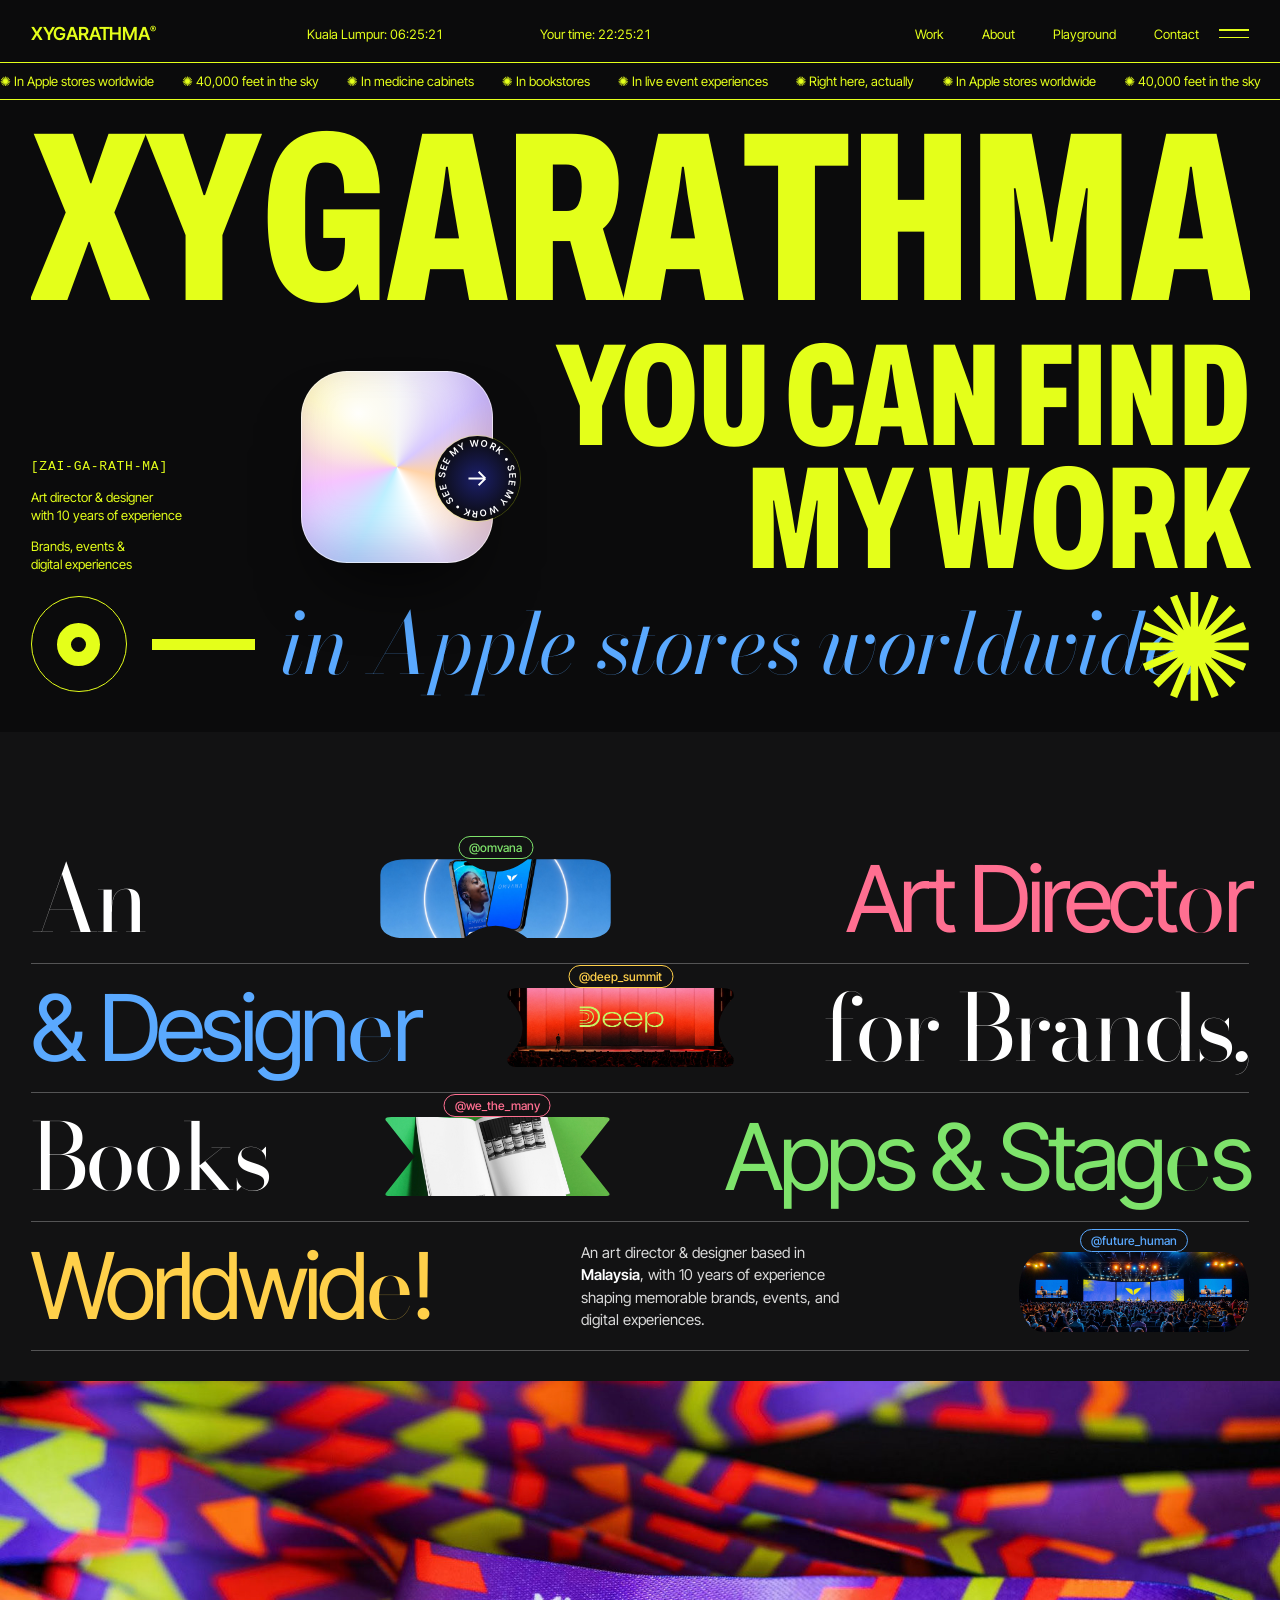
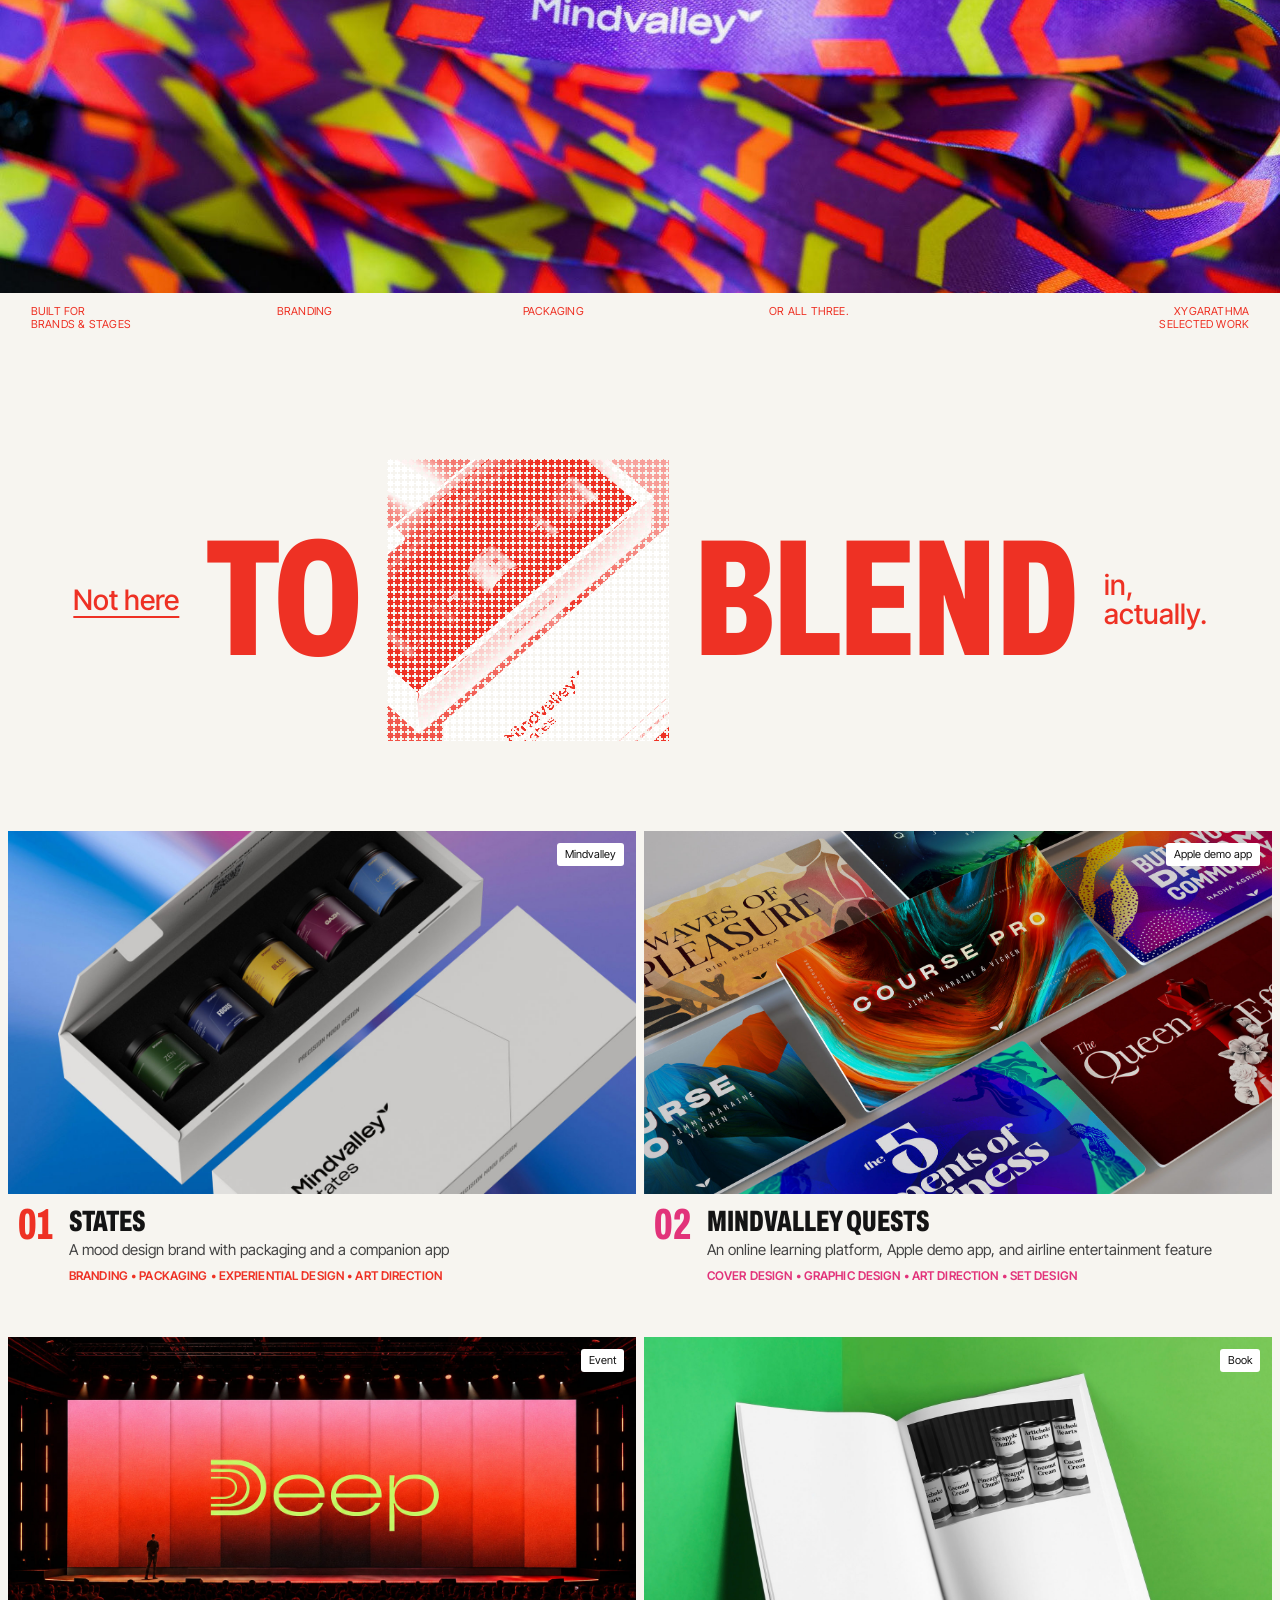
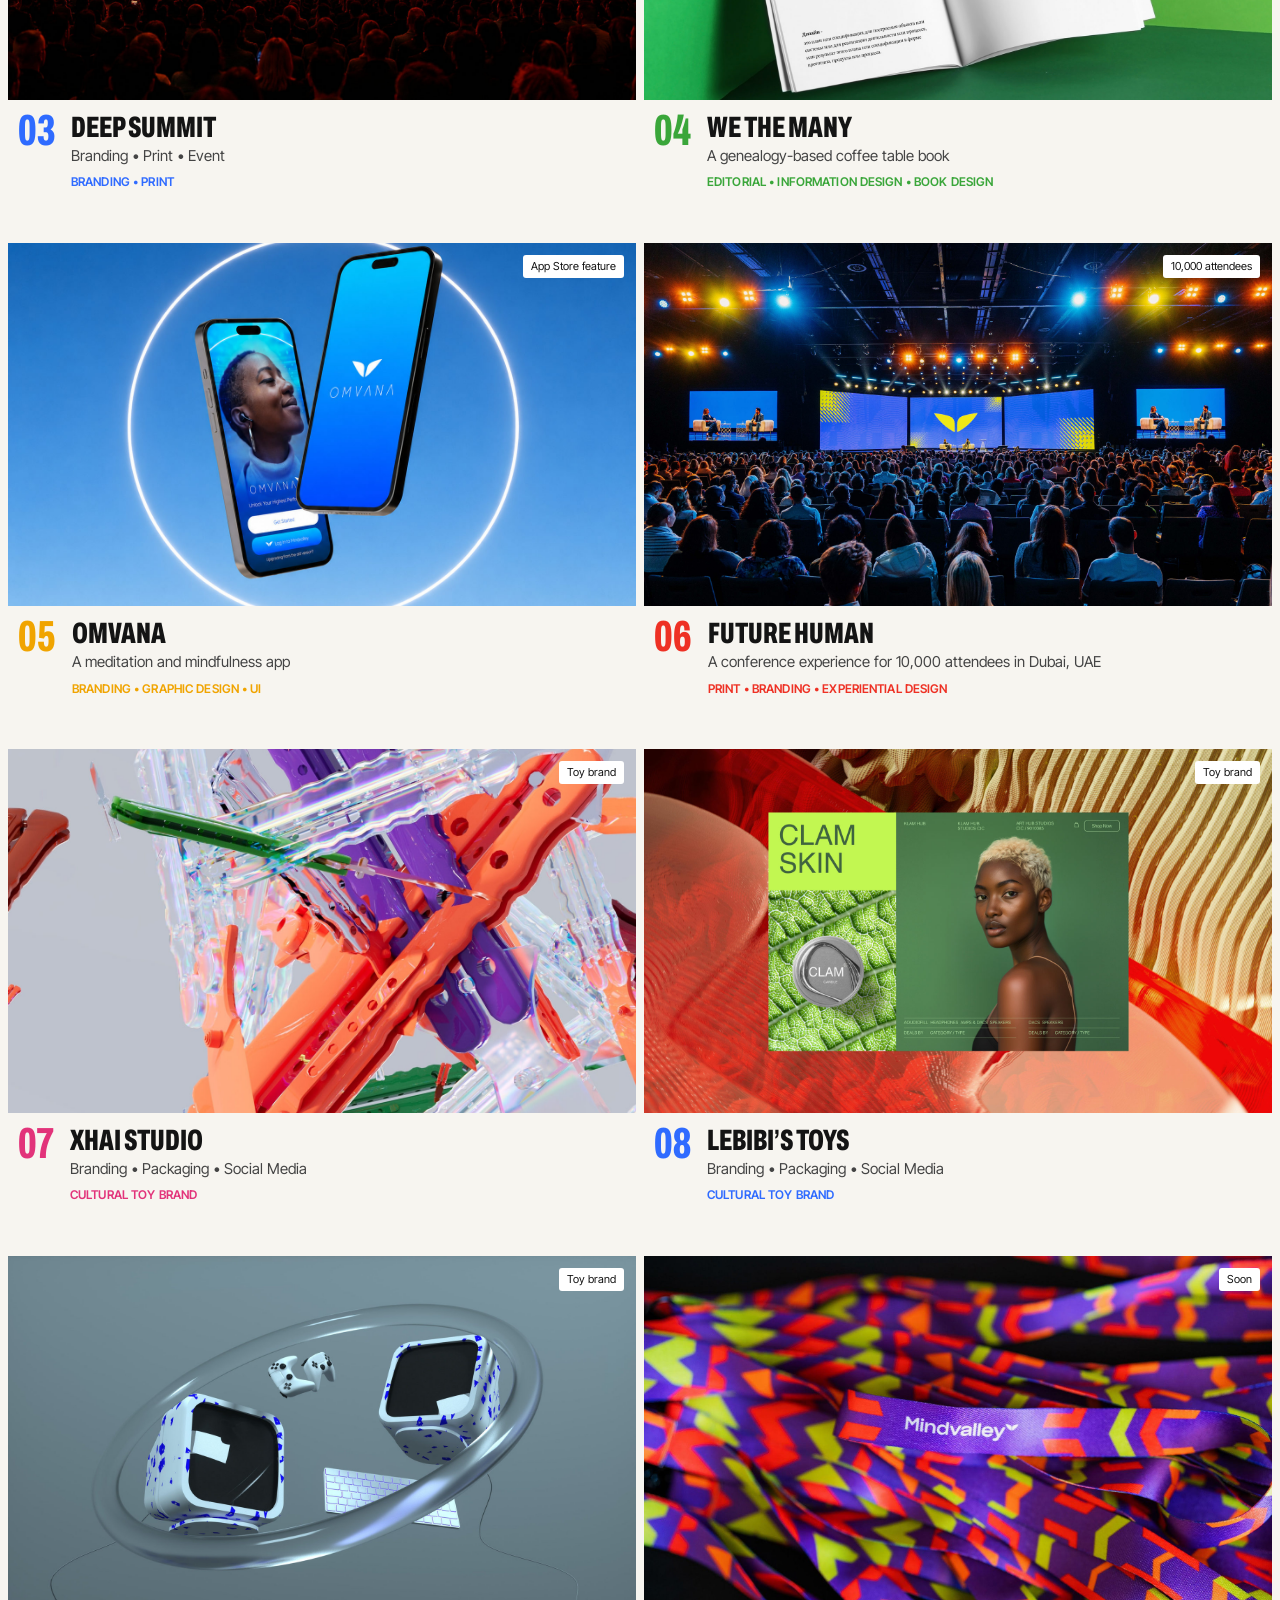
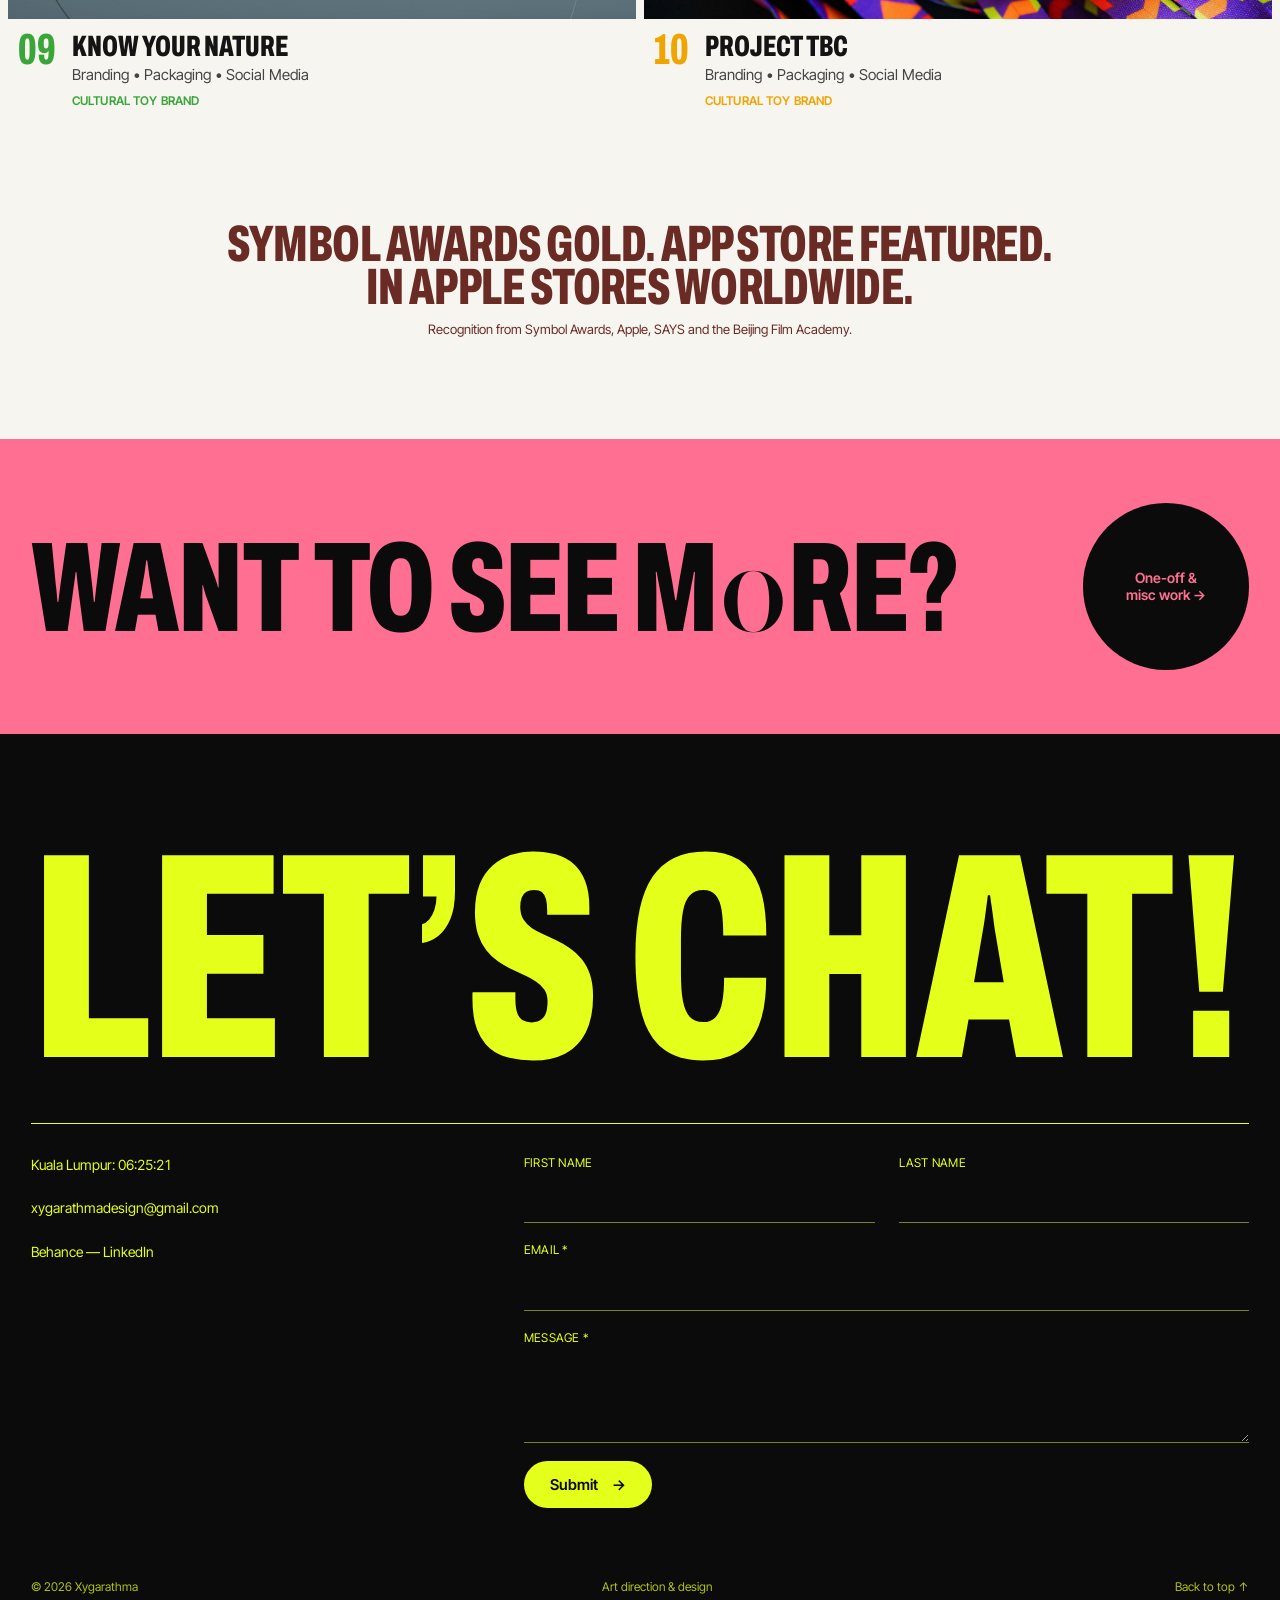
<file: options/option-f-loud.html>
<!doctype html>
<html lang="en">
<head>
  <meta charset="utf-8" />
  <meta name="viewport" content="width=device-width, initial-scale=1" />
  <title>Xygarathma — Option F: Loud</title>
  <meta name="description" content="Xygarathma is an art director and designer with 10 years of experience shaping memorable brands, events and digital experiences." />
  <link rel="preconnect" href="https://fonts.googleapis.com" />
  <link rel="preconnect" href="https://fonts.gstatic.com" crossorigin />
  <link href="https://fonts.googleapis.com/css2?family=Archivo:wdth,wght@62..125,400..900&family=Bodoni+Moda:ital,opsz,wght@0,6..96,400;1,6..96,400&family=Inter+Tight:wght@400;500;600&display=swap" rel="stylesheet" />
  <link rel="stylesheet" href="common.css" />
  <style>
    /* Option F — P/Genesis (black, acid lime, condensed caps, chrome object, clocks)
       + Dad Cam (multicolour words, serif letter swaps, shaped photos, rules)
       + Zerouge (white & red, pixel image between words, spread-out tiny caps) */
    :root {
      --black: #0b0b0c; --lime: #e4ff1a; --pink: #ff6f91; --blue: #5aa9ff; --green: #7ee36b; --yellow: #ffd04a;
      --red: #ee3124; --paper: #f7f5f0; --white: #fff;
      --cond: "Archivo", "Arial Narrow", sans-serif;
      --serif: "Bodoni Moda", "Didot", serif;
      --sans: "Inter Tight", system-ui, sans-serif;
    }
    body { background: var(--black); color: var(--white); font-family: var(--sans); font-size: 15px; }
    .cond { font-family: var(--cond); font-weight: 800; font-variation-settings: "wdth" 62; text-transform: uppercase; letter-spacing: -.01em; line-height: .84; }
    .s { font-family: var(--serif); font-weight: 400; text-transform: none; }  /* serif letter swap */
    .tiny { font-size: 12px; letter-spacing: .01em; }

    /* ── header (P/Genesis) ── */
    .top { color: var(--lime); }
    .bar { display: grid; grid-template-columns: 1.2fr 1fr 1fr 2fr auto; align-items: center; gap: 20px; padding: 20px clamp(16px, 2.4vw, 34px) 14px; font-size: 13px; }
    .logo { font-family: var(--sans); font-weight: 600; font-size: 18px; letter-spacing: -.01em; }
    .logo sup { font-size: .55em; }
    .clock { font-variant-numeric: tabular-nums; }
    .bar nav { display: flex; gap: clamp(20px, 3vw, 48px); justify-content: flex-end; }
    .bar nav a:hover { text-decoration: underline; text-underline-offset: 3px; }
    .burger { width: 30px; display: grid; gap: 6px; }
    .burger i { height: 1.5px; background: currentColor; transition: transform .4s var(--ease); }
    .burger:hover i:first-child { transform: translateX(-6px); }
    .ticker { border-block: 1px solid var(--lime); padding: 8px 0; font-size: 13px; }
    .ticker .marquee { mask-image: none; }
    .ticker .marquee__track { gap: 28px; animation-duration: 38s; }

    /* ── hero ── */
    .hero { position: relative; color: var(--lime); padding: 18px clamp(16px, 2.4vw, 34px) 40px; overflow: hidden; }
    .fit { display: block; width: max-content; white-space: nowrap; }
    .hero__name { font-size: 22vw; overflow: hidden; padding-bottom: .02em; }     /* JS fits it to the full width */
    .hero__name .ch { display: inline-block; transform: translateY(105%); transition: transform 1.1s var(--ease); transition-delay: calc(var(--i) * 45ms + .1s); }
    .is-loaded .hero__name .ch { transform: none; }
    .hero__mid { display: grid; grid-template-columns: 1fr 2.6fr; gap: 24px; align-items: end; margin-top: 10px; }
    .hero__info { display: grid; gap: 14px; font-size: 13px; line-height: 1.35; padding-bottom: .6vw; }
    .hero__info .say { font-family: ui-monospace, monospace; letter-spacing: .06em; }
    .hero__line { font-size: 11.4vw; text-align: right; }
    .hero__rot { display: flex; align-items: center; gap: 2vw; margin-top: 1.2vw; }
    .ring { flex: none; width: 7.5vw; aspect-ratio: 1; border: 1px solid var(--lime); border-radius: 50%; display: grid; place-items: center; }
    .ring::after { content: ""; width: 46%; aspect-ratio: 1; border: 1.1vw solid var(--lime); border-radius: 50%; }
    .dash { flex: 0 0 8vw; height: .9vw; background: var(--lime); }
    .rotator { font-family: var(--serif); font-style: italic; font-size: clamp(34px, 6.6vw, 118px); line-height: 1.05; letter-spacing: -.02em; color: var(--c, var(--pink)); transition: color .3s; }
    .rotator__item { white-space: nowrap; }
    .rotator__item::after { content: "."; }
    .star { position: absolute; right: clamp(16px, 2.4vw, 34px); bottom: 5%; width: 8.5vw; aspect-ratio: 1; color: var(--lime); animation: spin 16s linear infinite; }
    @keyframes spin { to { rotate: 360deg; } }

    /* chrome object + rotating badge */
    .chrome-wrap { position: absolute; left: 31%; top: 58%; width: 15vw; aspect-ratio: 1; perspective: 900px; transform: translate(-50%, -50%) translate(var(--mx, 0), var(--my, 0)); transition: transform 1.2s var(--ease); z-index: 2; }
    .chrome {
      width: 100%; height: 100%; border-radius: 24%;
      background:
        radial-gradient(60% 50% at 30% 22%, rgba(255,255,255,.95), transparent 60%),
        conic-gradient(from 0deg, #f3f3f3, #d8c9ff, #ffd2a6, #ffffff, #bdefff, #f6c5ff, #fff6b0, #f3f3f3);
      box-shadow: inset 0 0 0 1px rgba(255,255,255,.6), inset -14px -18px 40px rgba(120,90,200,.35), 0 40px 70px -30px rgba(0,0,0,.8);
      animation: tumble 14s ease-in-out infinite alternate;
    }
    @keyframes tumble { 0% { transform: rotateX(18deg) rotateY(-28deg) rotateZ(14deg); } 100% { transform: rotateX(-16deg) rotateY(30deg) rotateZ(-10deg); } }
    .badge { position: absolute; right: -14%; top: 34%; width: 44%; aspect-ratio: 1; border-radius: 50%; background: radial-gradient(circle, #1b1f6b, #0b0b0c 70%); box-shadow: 0 0 0 1px rgba(228,255,26,.25); display: grid; place-items: center; color: #fff; }
    .badge svg.text { position: absolute; inset: 0; animation: spin 12s linear infinite; }
    .badge svg.text text { font: 600 11px var(--sans); letter-spacing: .14em; fill: #fff; text-transform: uppercase; }
    .badge .arrow { width: 32%; height: 32%; fill: none; stroke: #fff; stroke-width: 1.6; transition: transform .5s var(--ease); }
    .badge:hover .arrow { transform: translateX(4px); }

    /* ── statement (Dad Cam) ── */
    .say-rows { padding: clamp(60px, 8vw, 110px) clamp(16px, 2.4vw, 34px) 30px; background: #121213; }
    .srow { display: flex; align-items: center; justify-content: space-between; gap: 2vw; padding: 1.4vw 0; border-bottom: 1px solid rgba(255,255,255,.28); font-size: 7.2vw; line-height: 1; letter-spacing: -.035em; white-space: nowrap; }
    .w-serif { font-family: var(--serif); font-weight: 400; }
    .w-sans { font-family: var(--sans); font-weight: 400; letter-spacing: -.05em; }
    .w-sans .s { font-style: normal; letter-spacing: -.02em; }
    .pink { color: var(--pink); } .blue { color: var(--blue); } .green { color: var(--green); } .yellow { color: var(--yellow); }
    .shot { position: relative; flex: 0 0 auto; width: 18vw; height: 6.2vw; }
    .shot img { width: 100%; height: 100%; object-fit: cover; clip-path: var(--clip); transition: transform 1.2s var(--ease); transform: scale(.6); }
    .is-in .shot img, .shot.is-in img { transform: scale(1); }
    .shot:hover img { transform: scale(1.04); }
    .shot .handle { position: absolute; left: 50%; top: -1.8vw; translate: -50% 0; font: 500 12px var(--sans); letter-spacing: 0; padding: 3px 10px; border-radius: 999px; border: 1px solid currentColor; background: #121213; white-space: nowrap; }
    .srow--last { align-items: flex-end; }
    .srow--last p { font-size: 15px; letter-spacing: 0; line-height: 1.5; white-space: normal; max-width: 32ch; color: #d9d9d9; }
    .srow--last p b { color: #fff; font-weight: 600; }

    /* ── work (Zerouge: white + red) ── */
    .work { background: var(--paper); color: var(--red); padding: 0 0 clamp(60px, 8vw, 100px); }
    .work__hero { position: relative; aspect-ratio: 16 / 6.4; overflow: hidden; }
    .work__hero img { width: 100%; height: 100%; object-fit: cover; }
    .labels { display: grid; grid-template-columns: repeat(5, 1fr); gap: 12px; padding: 12px clamp(16px, 2.4vw, 34px); font-size: 11px; text-transform: uppercase; letter-spacing: .02em; line-height: 1.25; }
    .labels span:nth-child(5) { text-align: right; }
    .headline { display: flex; align-items: center; justify-content: center; gap: 2vw; padding: clamp(60px, 9vw, 130px) 16px clamp(50px, 7vw, 100px); }
    .headline .pre { font: 500 clamp(20px, 2.2vw, 32px)/1 var(--sans); text-decoration: underline; text-underline-offset: 6px; text-decoration-thickness: 2px; }
    .headline .big { font-size: clamp(80px, 13vw, 210px); }
    .headline .post { font: 500 clamp(20px, 2.2vw, 32px)/1.05 var(--sans); }
    .pixel { position: relative; width: clamp(140px, 22vw, 340px); aspect-ratio: 1; isolation: isolate; background: var(--paper);
      -webkit-mask: radial-gradient(circle at center, #000 62%, transparent 64%) 0 0 / 7px 7px; mask: radial-gradient(circle at center, #000 62%, transparent 64%) 0 0 / 7px 7px; }
    .pixel img { width: 100%; height: 100%; object-fit: cover; filter: grayscale(1) contrast(1.9) brightness(1.15); }
    .pixel::after { content: ""; position: absolute; inset: 0; background: var(--red); mix-blend-mode: screen; }
    .pixel { animation: driftp 4s ease-in-out infinite alternate; }
    @keyframes driftp { to { translate: 0 -10px; } }

    .grid { display: grid; grid-template-columns: 1fr 1fr; gap: clamp(36px, 4vw, 64px) 8px; padding: 0 8px; }
    .tile__img { position: relative; display: block; aspect-ratio: 707 / 409; overflow: hidden; background: #e8e3da; }
    .tile__img img { width: 100%; height: 100%; object-fit: cover; transition: transform 1.2s var(--ease), filter .6s; }
    .tile__img::after { content: ""; position: absolute; inset: 0; background: var(--c); mix-blend-mode: multiply; opacity: 0; transition: opacity .5s; }
    .tile:hover .tile__img::after { opacity: .55; }
    .tile:hover .tile__img img { transform: scale(1.04); filter: grayscale(1) contrast(1.2); }
    .chip { position: absolute; right: 12px; top: 12px; z-index: 1; background: #fff; color: #111; font-size: 11px; padding: 3px 8px; border-radius: 3px; }
    .tile__cap { display: grid; grid-template-columns: auto 1fr; gap: 2px 16px; padding: 14px 10px 0; color: #141414; }
    .tile__cap .num { grid-row: 1 / span 3; font-family: var(--cond); font-weight: 800; font-variation-settings: "wdth" 62; font-size: clamp(36px, 3.4vw, 54px); line-height: .8; color: var(--c); }
    .tile__cap h3 { font-family: var(--cond); font-weight: 800; font-variation-settings: "wdth" 62; text-transform: uppercase; font-size: clamp(26px, 2.3vw, 36px); line-height: .95; }
    .tile__cap p { color: #444; }
    .tile__cap .tiny { text-transform: uppercase; color: var(--c); font-weight: 600; margin-top: 4px; }
    .tile:nth-child(5n+1) { --c: var(--red); } .tile:nth-child(5n+2) { --c: #e2337a; } .tile:nth-child(5n+3) { --c: #2f6bff; } .tile:nth-child(5n+4) { --c: #3aa63a; } .tile:nth-child(5n+5) { --c: #f0a400; }
    .tagline { text-align: center; padding-top: clamp(60px, 8vw, 110px); }
    .tagline .cond { font-size: clamp(34px, 4vw, 60px); }
    .tagline p { font-size: 13px; color: #6b2b25; margin-top: 10px; }

    /* ── want to see more (pink pop) ── */
    .more { display: flex; align-items: center; justify-content: space-between; gap: 30px; background: var(--pink); color: var(--black); padding: clamp(40px, 5vw, 70px) clamp(16px, 2.4vw, 34px); overflow: hidden; }
    .more .cond { font-size: clamp(64px, 10vw, 170px); }
    .more a { flex: none; display: grid; place-items: center; width: clamp(120px, 13vw, 190px); aspect-ratio: 1; border-radius: 50%; background: var(--black); color: var(--pink); text-align: center; font-weight: 600; font-size: 14px; line-height: 1.2; transition: transform .6s var(--ease), background .3s, color .3s; }
    .more a:hover { transform: rotate(-12deg) scale(1.05); background: var(--lime); color: var(--black); }

    /* ── contact ── */
    .contact { color: var(--lime); padding: clamp(60px, 8vw, 110px) clamp(16px, 2.4vw, 34px) 30px; }
    .contact__big { font-size: 22vw; }
    .contact__grid { display: grid; grid-template-columns: 1fr 1.6fr; gap: 40px; margin-top: 40px; border-top: 1px solid var(--lime); padding-top: 30px; }
    .contact__info { display: grid; gap: 22px; align-content: start; font-size: 14px; }
    .contact__info a:hover { text-decoration: underline; text-underline-offset: 3px; }
    .form { display: grid; grid-template-columns: 1fr 1fr; gap: 18px 24px; }
    .form label { display: grid; gap: 6px; font-size: 12px; text-transform: uppercase; letter-spacing: .02em; }
    .form label.full { grid-column: 1 / -1; }
    .form input, .form textarea { font: inherit; font-size: 18px; text-transform: none; color: #fff; background: transparent; border: 0; border-bottom: 1px solid rgba(228,255,26,.5); padding: 8px 0; outline: none; transition: border-color .3s; }
    .form textarea { min-height: 90px; resize: vertical; }
    .form input:focus, .form textarea:focus { border-color: var(--lime); }
    .form button { grid-column: 1 / -1; justify-self: start; display: inline-flex; align-items: center; gap: 14px; font: 600 15px var(--sans); color: var(--black); background: var(--lime); border: 0; padding: 14px 26px; border-radius: 999px; cursor: pointer; transition: gap .4s var(--ease), background .3s; }
    .form button:hover { gap: 22px; background: #fff; }
    .foot { display: flex; justify-content: space-between; gap: 20px; margin-top: 70px; font-size: 12px; color: rgba(228,255,26,.75); }
    .cursor { background: var(--lime); color: var(--black); font-weight: 600; }

    @media (max-width: 860px) {
      .bar { grid-template-columns: 1fr auto; }
      .bar .clock, .bar nav { display: none; }
      .hero__mid { grid-template-columns: 1fr; }
      .hero__info { order: 2; }
      .hero__line { text-align: left; font-size: 16vw; }
      .rotator__item { white-space: normal; }
      .ring, .dash { display: none; }
      .chrome-wrap { width: 30vw; top: 44%; left: 78%; }
      .star { bottom: 3%; width: 14vw; }
      .srow { font-size: 9vw; flex-wrap: wrap; white-space: normal; justify-content: flex-start; row-gap: 3vw; }
      .shot { width: 34vw; height: 11.5vw; }
      .shot .handle { top: -24px; }
      .labels { grid-template-columns: 1fr 1fr; }
      .labels span:nth-child(5) { text-align: left; }
      .headline { flex-wrap: wrap; }
      .grid { grid-template-columns: 1fr; }
      .more { flex-direction: column; align-items: flex-start; }
      .contact__grid, .form { grid-template-columns: 1fr; }
      .foot { flex-direction: column; }
    }
  </style>
</head>
<body>
  <!-- photo shapes from Dad Cam -->
  <svg width="0" height="0" style="position:absolute" aria-hidden="true">
    <clipPath id="c-bone" clipPathUnits="objectBoundingBox"><path d="M.12 0H.36Q.5.32.64 0H.88Q1 0 1 .2V.8Q1 1 .88 1H.64Q.5.68.36 1H.12Q0 1 0 .8V.2Q0 0 .12 0Z"/></clipPath>
    <clipPath id="c-bow" clipPathUnits="objectBoundingBox"><path d="M.06 0H.94Q1 0 .99.12Q.86.5.99.88Q1 1 .94 1H.06Q0 1 .01.88Q.14.5.01.12Q0 0 .06 0Z"/></clipPath>
    <clipPath id="c-flag" clipPathUnits="objectBoundingBox"><path d="M.04 0H.96Q1 0 .98.06L.86.5L.98.94Q1 1 .96 1H.04Q0 1 .02.94L.14.5L.02.06Q0 0 .04 0Z"/></clipPath>
    <clipPath id="c-bubbles" clipPathUnits="objectBoundingBox"><path d="M.1 0A.1.5 0 0 0 .1 1H.9A.1.5 0 0 0 .9 0Z M.1 0Q.2-.06.3 0Q.4-.06.5 0Q.6-.06.7 0Q.8-.06.9 0 M.1 1Q.2 1.06.3 1Q.4 1.06.5 1Q.6 1.06.7 1Q.8 1.06.9 1"/></clipPath>
  </svg>

  <div class="cursor" aria-hidden="true">View</div>

  <!-- HEADER -->
  <header class="top">
    <div class="bar">
      <a href="#" class="logo">XYGARATHMA<sup>®</sup></a>
      <span class="clock">Kuala Lumpur: <span data-clock="Asia/Kuala_Lumpur">00:00:00</span></span>
      <span class="clock">Your time: <span data-clock="">00:00:00</span></span>
      <nav aria-label="Primary"><a href="#work">Work</a><a href="about.html">About</a><a href="playground.html">Playground</a><a href="contact.html">Contact</a></nav>
      <a href="#menu" class="burger" aria-label="Menu"><i></i><i></i></a>
    </div>
    <div class="ticker" aria-hidden="true"><div class="marquee"><div class="marquee__track">
      <span>✺ In Apple stores worldwide</span><span>✺ 40,000 feet in the sky</span><span>✺ In medicine cabinets</span><span>✺ In bookstores</span><span>✺ In live event experiences</span><span>✺ Right here, actually</span>
      <span>✺ In Apple stores worldwide</span><span>✺ 40,000 feet in the sky</span><span>✺ In medicine cabinets</span><span>✺ In bookstores</span><span>✺ In live event experiences</span><span>✺ Right here, actually</span>
    </div></div></div>
  </header>

  <!-- HERO -->
  <section class="hero">
    <h1 class="cond fit hero__name" data-fit data-split>Xygarathma</h1>
    <div class="hero__mid">
      <div class="hero__info load" style="--d:.5s">
        <span class="say">[ZAI-GA-RATH-MA]</span>
        <span>Art director &amp; designer<br />with 10 years of experience</span>
        <span>Brands, events &amp;<br />digital experiences</span>
      </div>
      <p class="cond hero__line load" style="--d:.35s">You can find my work</p>
    </div>
    <div class="hero__rot load" style="--d:.6s">
      <span class="ring" aria-hidden="true"></span><span class="dash" aria-hidden="true"></span>
      <span class="rotator" aria-live="polite"><span class="rotator__item">in Apple stores worldwide</span></span>
    </div>
    <svg class="star" viewBox="0 0 100 100" aria-hidden="true"><g stroke="currentColor" stroke-width="7"><path d="M50 0v100M0 50h100M14.6 14.6l70.8 70.8M85.4 14.6 14.6 85.4M30.9 3.8l38.2 92.4M69.1 3.8 30.9 96.2M3.8 30.9l92.4 38.2M96.2 30.9 3.8 69.1"/></g></svg>
    <div class="chrome-wrap" data-depth="40" aria-hidden="false">
      <div class="chrome" aria-hidden="true"></div>
      <a href="#work" class="badge" aria-label="See my work">
        <svg class="text" viewBox="0 0 100 100" aria-hidden="true"><defs><path id="circ" d="M50 50m-38 0a38 38 0 1 1 76 0a38 38 0 1 1-76 0"/></defs><text><textPath href="#circ">See my work • See my work • See my work •</textPath></text></svg>
        <svg class="arrow" viewBox="0 0 24 24" aria-hidden="true"><path d="M4 12h15m0 0-6-6m6 6-6 6"/></svg>
      </a>
    </div>
  </section>

  <!-- STATEMENT -->
  <section class="say-rows">
    <div class="srow reveal"><span class="w-serif">An</span><a href="#work" class="shot" style="--clip:url(#c-bone);color:var(--green)"><span class="handle">@omvana</span><img src="../images/omvana.jpg" alt="OMVANA" /></a><span class="w-sans pink">Art Direct<span class="s">o</span>r</span></div>
    <div class="srow reveal"><span class="w-sans blue">&amp; Design<span class="s">e</span>r</span><a href="#work" class="shot" style="--clip:url(#c-bow);color:var(--yellow)"><span class="handle">@deep_summit</span><img src="../images/deepsummit.jpg" alt="Deep Summit" /></a><span class="w-serif">for Brands,</span></div>
    <div class="srow reveal"><span class="w-serif">Books</span><a href="#work" class="shot" style="--clip:url(#c-flag);color:var(--pink)"><span class="handle">@we_the_many</span><img src="../images/wethemany.jpg" alt="We The Many" /></a><span class="w-sans green">Apps &amp; Stag<span class="s">e</span>s</span></div>
    <div class="srow srow--last reveal"><span class="w-sans yellow">Worldwid<span class="s">e</span>!</span><p>An art director &amp; designer based in <b>Malaysia</b>, with 10 years of experience shaping memorable brands, events, and digital experiences.</p><a href="#work" class="shot" style="--clip:url(#c-bubbles);color:var(--blue)"><span class="handle">@future_human</span><img src="../images/futurehuman.jpg" alt="Future Human" /></a></div>
  </section>

  <!-- WORK -->
  <main class="work" id="work">
    <div class="work__hero"><img src="../images/projecttbc.jpg" alt="Mindvalley lanyards in bold pattern" /></div>
    <div class="labels"><span>Built for<br />brands &amp; stages</span><span>Branding</span><span>Packaging</span><span>Or all three.</span><span>Xygarathma<br />selected work</span></div>
    <div class="headline reveal">
      <span class="pre">Not here</span>
      <span class="cond big">To</span>
      <span class="pixel" aria-hidden="true"><img src="../images/states.jpg" alt="" /></span>
      <span class="cond big">Blend</span>
      <span class="post">in, <br />actually.</span>
    </div>

    <div class="grid">
      <article class="tile reveal"><a href="https://www.xygarathma.com/states" class="tile__img" data-cursor><span class="chip">Mindvalley</span><img src="../images/states.jpg" alt="States mood design kit" /></a>
        <div class="tile__cap"><span class="num">01</span><h3>States</h3><p>A mood design brand with packaging and a companion app</p><span class="tiny">Branding • Packaging • Experiential design • Art direction</span></div></article>
      <article class="tile reveal" style="--d:.1s"><a href="https://www.xygarathma.com/quests" class="tile__img" data-cursor><span class="chip">Apple demo app</span><img src="../images/quests.jpg" alt="Mindvalley Quests covers" /></a>
        <div class="tile__cap"><span class="num">02</span><h3>Mindvalley Quests</h3><p>An online learning platform, Apple demo app, and airline entertainment feature</p><span class="tiny">Cover design • Graphic design • Art direction • Set design</span></div></article>
      <article class="tile reveal"><a href="https://www.xygarathma.com/deepsummit" class="tile__img" data-cursor><span class="chip">Event</span><img src="../images/deepsummit.jpg" alt="Deep Summit stage" /></a>
        <div class="tile__cap"><span class="num">03</span><h3>Deep Summit</h3><p>Branding • Print • Event</p><span class="tiny">Branding • Print</span></div></article>
      <article class="tile reveal" style="--d:.1s"><a href="https://www.xygarathma.com/wethemany" class="tile__img" data-cursor><span class="chip">Book</span><img src="../images/wethemany.jpg" alt="We The Many book" /></a>
        <div class="tile__cap"><span class="num">04</span><h3>We The Many</h3><p>A genealogy-based coffee table book</p><span class="tiny">Editorial • Information design • Book design</span></div></article>
      <article class="tile reveal"><a href="https://www.xygarathma.com/omvana" class="tile__img" data-cursor><span class="chip">App Store feature</span><img src="../images/omvana.jpg" alt="OMVANA app" /></a>
        <div class="tile__cap"><span class="num">05</span><h3>OMVANA</h3><p>A meditation and mindfulness app</p><span class="tiny">Branding • Graphic design • UI</span></div></article>
      <article class="tile reveal" style="--d:.1s"><a href="https://www.xygarathma.com/futurehuman" class="tile__img" data-cursor><span class="chip">10,000 attendees</span><img src="../images/futurehuman.jpg" alt="Future Human stage" /></a>
        <div class="tile__cap"><span class="num">06</span><h3>Future Human</h3><p>A conference experience for 10,000 attendees in Dubai, UAE</p><span class="tiny">Print • Branding • Experiential design</span></div></article>
      <article class="tile reveal"><a href="https://www.xygarathma.com/xhaistudios" class="tile__img" data-cursor><span class="chip">Toy brand</span><img src="../images/xhai.jpg" alt="Xhai Studio" /></a>
        <div class="tile__cap"><span class="num">07</span><h3>Xhai Studio</h3><p>Branding • Packaging • Social Media</p><span class="tiny">Cultural toy brand</span></div></article>
      <article class="tile reveal" style="--d:.1s"><a href="https://www.xygarathma.com/lebibistoys" class="tile__img" data-cursor><span class="chip">Toy brand</span><img src="../images/lebibi.jpg" alt="Lebibi’s Toys" /></a>
        <div class="tile__cap"><span class="num">08</span><h3>Lebibi’s Toys</h3><p>Branding • Packaging • Social Media</p><span class="tiny">Cultural toy brand</span></div></article>
      <article class="tile reveal"><a href="https://www.xygarathma.com/knowyournature" class="tile__img" data-cursor><span class="chip">Toy brand</span><img src="../images/knowyournature.jpg" alt="Know Your Nature" /></a>
        <div class="tile__cap"><span class="num">09</span><h3>Know Your Nature</h3><p>Branding • Packaging • Social Media</p><span class="tiny">Cultural toy brand</span></div></article>
      <article class="tile reveal" style="--d:.1s"><a href="https://www.xygarathma.com/projecttbc" class="tile__img" data-cursor><span class="chip">Soon</span><img src="../images/projecttbc.jpg" alt="Project TBC" /></a>
        <div class="tile__cap"><span class="num">10</span><h3>Project TBC</h3><p>Branding • Packaging • Social Media</p><span class="tiny">Cultural toy brand</span></div></article>
    </div>

    <div class="tagline reveal"><p class="cond">Symbol Awards Gold. App Store featured.<br />In Apple stores worldwide.</p><p>Recognition from Symbol Awards, Apple, SAYS and the Beijing Film Academy.</p></div>
  </main>

  <!-- WANT TO SEE MORE -->
  <section class="more">
    <h2 class="cond reveal">Want to see m<span class="s">o</span>re?</h2>
    <a href="playground.html">One-off &amp;<br />misc work →</a>
  </section>

  <!-- CONTACT -->
  <section class="contact" id="contact">
    <h2 class="cond fit contact__big" data-fit>Let’s chat!</h2>
    <div class="contact__grid">
      <div class="contact__info">
        <span>Kuala Lumpur: <span class="clock" data-clock="Asia/Kuala_Lumpur">00:00:00</span></span>
        <a href="mailto:xygarathmadesign@gmail.com">xygarathmadesign@gmail.com</a>
        <span><a href="#">Behance</a> — <a href="#">LinkedIn</a></span>
      </div>
      <form class="form" action="mailto:xygarathmadesign@gmail.com" method="post" enctype="text/plain">
        <label>First name<input name="first" /></label>
        <label>Last name<input name="last" /></label>
        <label class="full">Email *<input name="email" type="email" required /></label>
        <label class="full">Message *<textarea name="message" required></textarea></label>
        <button type="submit">Submit <span aria-hidden="true">→</span></button>
      </form>
    </div>
    <div class="foot"><span>© <span id="year"></span> Xygarathma</span><span>Art direction &amp; design</span><a href="#">Back to top ↑</a></div>
  </section>

  <script>
    document.querySelectorAll("[data-split]").forEach((el) => {
      const t = el.textContent; el.setAttribute("aria-label", t); el.textContent = "";
      [...t].forEach((c, i) => { const s = document.createElement("span"); s.className = "ch"; s.textContent = c; s.style.setProperty("--i", i); s.setAttribute("aria-hidden", "true"); el.appendChild(s); });
    });

    // stretch the big condensed lines to the full width
    const fit = () => document.querySelectorAll("[data-fit]").forEach((el) => {
      el.style.fontSize = "100px";
      const w = el.parentElement.clientWidth - parseFloat(getComputedStyle(el.parentElement).paddingLeft) - parseFloat(getComputedStyle(el.parentElement).paddingRight);
      el.style.fontSize = `${100 * w / el.scrollWidth}px`;
    });
    fit(); (document.fonts ? document.fonts.ready : Promise.resolve()).then(fit);
    window.addEventListener("resize", fit);

    // clocks (P/Genesis style)
    const clocks = [...document.querySelectorAll("[data-clock]")].map((el) => [el, new Intl.DateTimeFormat("en-GB", { timeZone: el.dataset.clock || undefined, hour: "2-digit", minute: "2-digit", second: "2-digit", hour12: false })]);
    const tick = () => clocks.forEach(([el, f]) => (el.textContent = f.format(new Date())));
    tick(); setInterval(tick, 1000);

    // each rotating phrase gets its own colour (Dad Cam)
    const colors = ["#ff6f91", "#5aa9ff", "#7ee36b", "#ffd04a", "#e4ff1a", "#ffffff"];
    const rot = document.querySelector(".rotator");
    let n = 0;
    new MutationObserver((muts) => { if (muts.some((m) => m.addedNodes.length)) rot.style.setProperty("--c", colors[++n % colors.length]); }).observe(rot, { childList: true });
  </script>
  <script src="common.js"></script>
</body>
</html>
</file>
<file: styles.css>
/* ───────────────────────── Tokens ───────────────────────── */
:root {
  --bg: #e9e7e2;          /* soft gallery grey */
  --paper: #f4f2ee;
  --ink: #141414;
  --ink-soft: #5d5a54;
  --line: rgba(20, 20, 20, .2);
  --orange: #ff4a1c;      /* poster orange */
  --yellow: #fcf281;      /* Melius sign-in yellow */
  --dark: #1b1b1b;

  --serif: "Instrument Serif", "Times New Roman", serif;
  --sans: "Inter", system-ui, sans-serif;
  --ease: cubic-bezier(.22, 1, .36, 1);
  --gutter: clamp(16px, 3vw, 40px);
  --radius: 14px;
}

*, *::before, *::after { box-sizing: border-box; }
html { scroll-behavior: smooth; }
body {
  margin: 0;
  background: var(--bg);
  color: var(--ink);
  font-family: var(--sans);
  font-size: 16px;
  line-height: 1.55;
  -webkit-font-smoothing: antialiased;
  overflow-x: hidden;
}
a { color: inherit; text-decoration: none; }
h1, h2, h3, p, figure { margin: 0; }
button { font: inherit; color: inherit; background: none; border: 0; cursor: pointer; }
::selection { background: var(--orange); color: #fff; }

/* italic uppercase meta line, from the poster */
.caps {
  font-style: italic; font-weight: 500;
  font-size: 13px; letter-spacing: .04em; text-transform: uppercase;
}
.link { text-decoration: underline; text-underline-offset: 3px; text-decoration-thickness: 1px; }
.link:hover { text-decoration-thickness: 2px; }

/* ───────────────────────── Buttons ───────────────────────── */
.btn {
  display: inline-flex; align-items: center;
  padding: 12px 20px; border-radius: 7px;
  font-size: 14px; font-weight: 500;
  transition: transform .4s var(--ease), background .3s;
}
.btn:hover { transform: translateY(-2px); }
.btn--yellow { background: var(--yellow); color: var(--ink); }
.btn--orange { background: var(--orange); color: #fff; }
.btn--orange:hover { background: #ff5f37; }

/* ───────────────────────── Nav ───────────────────────── */
.nav {
  position: fixed; inset: 0 0 auto 0; z-index: 50;
  display: flex; justify-content: space-between; align-items: flex-start;
  padding: 16px var(--gutter);
  pointer-events: none;
}
.nav > * { pointer-events: auto; }
.nav__box {
  width: 230px;
  background: var(--dark); color: #fff;
  border-radius: 9px;
  box-shadow: 0 10px 30px -12px rgba(0,0,0,.45);
  overflow: hidden;
  transition: width .6s var(--ease);
}
.nav__bar { display: flex; align-items: center; justify-content: space-between; padding: 10px 12px 10px 14px; }
.nav__logo { display: inline-flex; align-items: center; gap: 9px; font-weight: 600; font-size: 16px; letter-spacing: -.01em; }
.mark { width: 26px; height: 14px; fill: none; stroke: currentColor; stroke-width: 1.6; }
.nav__logo:hover .mark ellipse { animation: spread .9s var(--ease); }
.nav__logo:hover .mark ellipse:nth-child(1) { --dx: -3px; }
.nav__logo:hover .mark ellipse:nth-child(3) { --dx: 3px; }
@keyframes spread { 50% { transform: translateX(var(--dx, 0)); } }
.nav__burger { width: 30px; height: 26px; position: relative; }
.nav__burger span {
  position: absolute; left: 7px; right: 7px; height: 1.5px; background: #fff;
  transition: transform .5s var(--ease), top .5s var(--ease);
}
.nav__burger span:nth-child(1) { top: 9px; }
.nav__burger span:nth-child(2) { top: 15px; }
.nav.is-open .nav__burger span:nth-child(1) { top: 12px; transform: rotate(45deg); }
.nav.is-open .nav__burger span:nth-child(2) { top: 12px; transform: rotate(-45deg); }
.nav__menu {
  display: grid; padding: 0 14px;
  max-height: 0; opacity: 0;
  transition: max-height .6s var(--ease), opacity .4s, padding .6s var(--ease);
}
.nav.is-open .nav__menu { max-height: 320px; opacity: 1; padding: 6px 14px 16px; }
.nav__menu a {
  font-family: var(--serif); font-size: 34px; line-height: 1.15;
  border-top: 1px solid rgba(255,255,255,.12); padding: 6px 0;
  transition: color .3s, padding-left .5s var(--ease);
}
.nav__menu a:hover { color: var(--yellow); padding-left: 8px; }
.nav__actions { display: flex; gap: 10px; }
.nav__actions .btn { box-shadow: 0 8px 22px -12px rgba(0,0,0,.35); }

/* ───────────────────────── Hero ───────────────────────── */
.hero {
  min-height: 100svh;
  padding: 104px 0 48px;
  display: flex; flex-direction: column; align-items: center;
  text-align: center;
  overflow: hidden;
}
.hero__title {
  font-family: var(--serif); font-weight: 400;
  font-size: clamp(36px, 6.2vw, 96px);
  line-height: 1; letter-spacing: -.02em;
  padding: 0 var(--gutter);
}
.hero__lead { display: block; }
.rotator {
  display: inline-grid; position: relative;
  font-style: italic; color: var(--orange);
  padding: 0 .08em .12em;
}
.rotator__item { grid-area: 1 / 1; white-space: nowrap; }
.rotator__item::after { content: "."; color: var(--ink); font-style: normal; }
.rotator .ch {
  display: inline-block; white-space: pre;
  animation: chIn .9s var(--ease) both;
  animation-delay: calc(var(--i) * 22ms);
}
.rotator__item.is-leaving .ch {
  animation: chOut .55s var(--ease) both;
  animation-delay: calc(var(--i) * 12ms);
}
@keyframes chIn  { from { opacity: 0; transform: translateY(.45em); filter: blur(6px); } }
@keyframes chOut { to   { opacity: 0; transform: translateY(-.4em); filter: blur(6px); } }

/* curved gallery */
.ring {
  position: relative; width: 100%;
  height: clamp(240px, 40vh, 460px);
  margin: clamp(8px, 2vh, 28px) 0;
  perspective: var(--p, 600px);
}
.ring__track { position: absolute; left: 50%; top: 50%; transform-style: preserve-3d; }
.ring__card {
  position: absolute;
  width: var(--w, 240px); height: var(--h, 330px);
  margin: calc(var(--h, 330px) / -2) 0 0 calc(var(--w, 240px) / -2);
  border-radius: 6px; overflow: hidden;
  background: #d8d5cf;
  box-shadow: 0 20px 40px -24px rgba(0,0,0,.4);
  backface-visibility: hidden;
}
.ring__card img { width: 100%; height: 100%; object-fit: cover; display: block; }

.hero__foot { display: grid; justify-items: center; gap: 28px; padding: 0 var(--gutter); }
.hero__sub { max-width: 46ch; font-size: clamp(16px, 1.3vw, 19px); line-height: 1.5; }
.say { color: var(--ink-soft); font-size: .85em; letter-spacing: .04em; }

/* page-load fade */
.load { opacity: 0; transform: translateY(24px); transition: opacity 1.1s var(--ease), transform 1.2s var(--ease); transition-delay: var(--d, 0s); }
.is-loaded .load { opacity: 1; transform: none; }
.ring.load { transform: scale(.94); }
.is-loaded .ring.load { transform: none; }

/* ───────────────────────── Recognition strip ───────────────────────── */
.strip { border-block: 1px solid var(--line); padding: 18px 0; }
.marquee { overflow: hidden; mask-image: linear-gradient(90deg, transparent, #000 8%, #000 92%, transparent); }
.marquee__track {
  display: flex; align-items: center; gap: 36px; width: max-content;
  font-family: var(--serif); font-style: italic;
  font-size: clamp(24px, 2.4vw, 34px);
  animation: marquee 45s linear infinite;
}
.marquee__track i { width: 12px; height: 12px; border-radius: 50%; background: var(--orange); flex: none; }
@keyframes marquee { to { transform: translateX(-50%); } }

/* ───────────────────────── Section heads ───────────────────────── */
.display {
  font-family: var(--serif); font-weight: 400;
  font-size: clamp(56px, 9vw, 150px);
  line-height: .9; letter-spacing: -.025em;
}
.display em { color: var(--orange); }
.section-head {
  display: flex; flex-wrap: wrap; justify-content: space-between; align-items: flex-end; gap: 24px 40px;
  margin-bottom: clamp(40px, 5vw, 72px);
}
.section-head__side { max-width: 36ch; display: grid; gap: 10px; color: var(--ink-soft); }
.section-head__side .caps { color: var(--ink); }

/* ───────────────────────── Work ───────────────────────── */
.work { padding: clamp(80px, 10vw, 140px) var(--gutter) 60px; max-width: 1440px; margin: 0 auto; }
.project { margin-bottom: clamp(56px, 7vw, 100px); }
.project__media {
  display: block; position: relative;
  aspect-ratio: 4 / 3;
  border-radius: var(--radius);
}
.project__media img {
  position: absolute; inset: 0; width: 100%; height: 100%; object-fit: cover;
  border-radius: var(--radius);
  transition: transform 1.2s var(--ease), border-radius 1.2s var(--ease);
}
.project:hover .project__media img { transform: scale(.985); border-radius: calc(var(--radius) * 2); }

/* orange dots that sit on the image edge, like the poster */
.dot {
  position: absolute; left: var(--x); top: var(--y);
  width: clamp(28px, 3.6vw, 52px); aspect-ratio: 1; border-radius: 50%;
  background: var(--orange);
  transform: translate(-50%, -50%) scale(0);
  transition: transform 1s var(--ease) .3s;
  animation: float 7s ease-in-out infinite;
  pointer-events: none;
}
.project.is-in .dot { transform: translate(-50%, -50%) scale(1); }
.dot:nth-of-type(2) { animation-delay: -2.5s; }
.dot:nth-of-type(3) { animation-delay: -5s; }
@keyframes float { 50% { translate: 0 -10px; } }
.project:hover .dot { transition-delay: 0s; }

.project__row {
  display: flex; align-items: center; gap: 18px;
  margin-top: 22px;
}
.num { font-family: var(--serif); font-size: clamp(26px, 2.6vw, 40px); line-height: 1; }
.ellipse {
  flex: 1; min-width: 40px; height: 16px;
  border: 1px solid var(--ink); border-radius: 50%;
  transition: transform 1s var(--ease);
  transform-origin: left;
}
.project:hover .ellipse { transform: scaleY(1.6); }
.project__title {
  font-family: var(--serif); font-weight: 400;
  font-size: clamp(30px, 3.2vw, 50px); line-height: 1; letter-spacing: -.01em;
}
.project .caps { margin-top: 12px; }
.project__desc { margin-top: 8px; color: var(--ink-soft); max-width: 44ch; }

.project-grid { display: grid; grid-template-columns: 1fr 1fr; gap: clamp(24px, 3vw, 48px); }
.project-grid .project:nth-child(2) { margin-top: clamp(0px, 8vw, 120px); }   /* staggered, editorial */

/* feature: image + giant vertical title */
.project--feature {
  display: grid; grid-template-columns: 1fr auto; column-gap: clamp(16px, 2.5vw, 40px);
}
.project--feature .project__media { aspect-ratio: 16 / 10; grid-column: 1; grid-row: 1; }
.project__vertical {
  grid-column: 2; grid-row: 1 / span 3;
  writing-mode: vertical-rl;
  font-family: var(--serif); font-weight: 400; text-transform: uppercase;
  font-size: clamp(90px, 13vw, 210px); line-height: .8; letter-spacing: -.01em;
  align-self: start;
}
.project--feature .project__row { grid-column: 1; }
.project--feature .project__text {
  grid-column: 1;
  display: grid; grid-template-columns: 1fr 1fr; gap: 6px 40px; align-items: start; margin-top: 18px;
}
.project--feature .project__title { display: none; }
.project--feature .project__text .caps { margin-top: 0; }
.project--feature .project__desc { margin-top: 0; }

.project--wide .project__media { aspect-ratio: 16 / 7.5; }
.project__split { display: flex; flex-wrap: wrap; justify-content: space-between; gap: 8px 40px; }
.project__split .project__desc { margin-top: 12px; }

.soon {
  display: flex; flex-wrap: wrap; align-items: center; gap: 14px 28px;
  border-top: 1px solid var(--line); padding-top: 28px;
}
.soon ul { display: flex; flex-wrap: wrap; gap: 8px; list-style: none; margin: 0; padding: 0; }
.soon li a {
  display: inline-block; padding: 7px 16px;
  border: 1px solid var(--ink); border-radius: 50%;     /* ellipse pills */
  font-family: var(--serif); font-size: 20px;
  transition: background .3s, color .3s, border-color .3s;
}
.soon li a:hover { background: var(--orange); border-color: var(--orange); color: #fff; }
.soon .link { margin-left: auto; font-size: 14px; }

/* ───────────────────────── Services ───────────────────────── */
.services { padding: clamp(60px, 8vw, 120px) var(--gutter) clamp(80px, 10vw, 140px); max-width: 1440px; margin: 0 auto; }
.services__list { list-style: none; margin: 0; padding: 0; border-top: 1px solid var(--ink); }
.services__list li {
  display: grid; grid-template-columns: 80px 1fr auto; align-items: center; gap: 24px;
  padding: 20px 0; border-bottom: 1px solid var(--line);
  position: relative;
}
.services__list .t {
  font-family: var(--serif); font-size: clamp(36px, 4.6vw, 72px); line-height: 1;
  transition: transform .6s var(--ease), color .3s;
}
.services__list li::after {
  content: ""; position: absolute; left: 0; top: 50%;
  width: 14px; height: 14px; border-radius: 50%; background: var(--orange);
  transform: translate(-30px, -50%) scale(0); transition: transform .5s var(--ease);
}
.services__list li:hover .t { transform: translateX(18px); font-style: italic; color: var(--orange); }
.services__list li:hover::after { transform: translate(52px, -50%) scale(1); }

/* ───────────────────────── Footer ───────────────────────── */
.footer {
  background: var(--orange); color: var(--ink);
  padding: clamp(56px, 8vw, 110px) var(--gutter) 24px;
}
.footer__top { display: flex; justify-content: space-between; align-items: flex-end; gap: 32px; max-width: 1440px; margin: 0 auto; }
.footer__big {
  font-family: var(--serif); font-size: clamp(52px, 8.5vw, 140px); line-height: .92; letter-spacing: -.02em;
  max-width: 11ch;
}
.footer__big em { color: #fff; transition: letter-spacing .8s var(--ease); }
.footer__big:hover em { letter-spacing: .02em; }
.rings { width: clamp(120px, 16vw, 220px); flex: none; fill: none; stroke: var(--ink); stroke-width: 1; overflow: visible; }
.rings ellipse { transform-box: fill-box; transform-origin: center; animation: breathe 6s ease-in-out infinite; }
.rings ellipse:nth-child(2) { animation-delay: -1.2s; }
.rings ellipse:nth-child(3) { animation-delay: -2.4s; }
.rings ellipse:nth-child(4) { animation-delay: -3.6s; }
.rings ellipse:nth-child(5) { animation-delay: -4.8s; }
@keyframes breathe { 50% { transform: scaleX(.55); } }
.footer__cols {
  display: grid; grid-template-columns: 2fr 1fr 1fr; gap: 32px;
  max-width: 1440px; margin: clamp(48px, 6vw, 90px) auto 0;
  padding-top: 24px; border-top: 1px solid rgba(20,20,20,.35);
}
.footer__cols > * { display: grid; align-content: start; gap: 6px; }
.footer__cols .caps { margin-bottom: 6px; }
.footer__cols nav a { width: fit-content; position: relative; }
.footer__cols nav a::after {
  content: ""; position: absolute; left: 0; right: 0; bottom: 1px; height: 1px; background: currentColor;
  transform: scaleX(0); transform-origin: right; transition: transform .5s var(--ease);
}
.footer__cols nav a:hover::after { transform: scaleX(1); transform-origin: left; }
.footer__mail { font-family: var(--serif); font-size: clamp(24px, 2.6vw, 38px); line-height: 1.1; width: fit-content; }
.footer__mail:hover { color: #fff; }
.footer__base {
  display: flex; flex-wrap: wrap; justify-content: space-between; gap: 12px;
  max-width: 1440px; margin: 64px auto 0; font-size: 13px;
}

/* ───────────────────────── Scroll reveal ───────────────────────── */
.reveal { opacity: 0; transform: translateY(36px); transition: opacity 1s var(--ease), transform 1.2s var(--ease); transition-delay: var(--d, 0s); }
.reveal.is-in { opacity: 1; transform: none; }

/* ───────────────────────── Cursor ───────────────────────── */
.cursor {
  position: fixed; left: 0; top: 0; z-index: 100; pointer-events: none;
  width: 84px; height: 84px; margin: -42px 0 0 -42px; border-radius: 50%;
  background: var(--orange); color: #fff; font-size: 14px; font-weight: 500;
  display: grid; place-items: center;
  transform: translate(var(--cx, -200px), var(--cy, -200px)) scale(0);
  transition: transform .45s var(--ease);
}
.cursor.is-on { transform: translate(var(--cx), var(--cy)) scale(1); }
@media (hover: none) { .cursor { display: none; } }

/* ───────────────────────── Responsive ───────────────────────── */
@media (max-width: 800px) {
  .nav__box { width: auto; }
  .nav__bar { gap: 14px; }
  .rotator { min-height: 2em; align-items: start; }
  .ring { height: 250px; }
  .hero { justify-content: center; }
  .nav__actions .btn--yellow { display: none; }
  .hero { padding-top: 110px; }
  .rotator__item { white-space: normal; max-width: 12ch; }
  .project-grid { grid-template-columns: 1fr; gap: 0; }
  .project-grid .project:nth-child(2) { margin-top: 0; }
  .project--feature { grid-template-columns: 1fr; }
  .project__vertical { display: none; }
  .project--feature .project__title { display: block; margin-top: 14px; }
  .project--feature .project__text { grid-template-columns: 1fr; margin-top: 0; }
  .project--feature .project__text .caps { margin-top: 12px; }
  .project--wide .project__media { aspect-ratio: 4 / 3; }
  .services__list li { grid-template-columns: 44px 1fr; gap: 6px 16px; }
  .services__list li .caps { grid-column: 2; }
  .soon .link { margin-left: 0; }
  .footer__top { flex-direction: column; align-items: flex-start; }
  .footer__cols { grid-template-columns: 1fr 1fr; }
  .footer__cols > :first-child { grid-column: 1 / -1; }
}

@media (prefers-reduced-motion: reduce) {
  *, *::before, *::after { animation: none !important; transition: none !important; }
  .reveal, .load { opacity: 1; transform: none; }
  .dot { transform: translate(-50%, -50%); }
  html { scroll-behavior: auto; }
}
</file>
<file: options/common.css>
/* Shared base for the homepage options */
*, *::before, *::after { box-sizing: border-box; }
html { scroll-behavior: smooth; }
body { margin: 0; -webkit-font-smoothing: antialiased; overflow-x: hidden; line-height: 1.55; }
a { color: inherit; text-decoration: none; }
h1, h2, h3, p, figure, ul { margin: 0; }
ul { padding: 0; list-style: none; }
img { display: block; max-width: 100%; }
:root { --ease: cubic-bezier(.22, 1, .36, 1); --gutter: clamp(16px, 3vw, 40px); }

/* rotating line */
.rotator { display: inline-grid; }
.rotator__item { grid-area: 1 / 1; }
.rotator .ch { display: inline-block; white-space: pre; animation: chIn .9s var(--ease) both; animation-delay: calc(var(--i) * 22ms); }
.rotator__item.is-leaving .ch { animation: chOut .55s var(--ease) both; animation-delay: calc(var(--i) * 12ms); }
@keyframes chIn  { from { opacity: 0; transform: translateY(.45em); filter: blur(6px); } }
@keyframes chOut { to   { opacity: 0; transform: translateY(-.4em); filter: blur(6px); } }

/* load + scroll reveals */
.load { opacity: 0; transform: translateY(24px); transition: opacity 1.1s var(--ease), transform 1.2s var(--ease); transition-delay: var(--d, 0s); }
.is-loaded .load { opacity: 1; transform: none; }
.reveal { opacity: 0; transform: translateY(36px); transition: opacity 1s var(--ease), transform 1.2s var(--ease); transition-delay: var(--d, 0s); }
.reveal.is-in { opacity: 1; transform: none; }

/* drifting colour blobs (original hero) */
.fluid { position: absolute; inset: -10%; z-index: -2; filter: blur(70px) saturate(1.2); pointer-events: none; }
.blob { position: absolute; border-radius: 50%; mix-blend-mode: screen; opacity: .9; animation: drift 22s ease-in-out infinite alternate; }
@keyframes drift {
  0%   { transform: translate(0, 0) scale(1) rotate(0deg); }
  33%  { transform: translate(6vw, -4vw) scale(1.12) rotate(40deg); }
  66%  { transform: translate(-4vw, 5vw) scale(.92) rotate(-20deg); }
  100% { transform: translate(3vw, 2vw) scale(1.05) rotate(10deg); }
}
.grain {
  position: absolute; inset: 0; z-index: -1; opacity: .18; pointer-events: none; mix-blend-mode: overlay;
  background-image: url("data:image/svg+xml;utf8,<svg xmlns='http://www.w3.org/2000/svg' width='200' height='200'><filter id='n'><feTurbulence type='fractalNoise' baseFrequency='.9' numOctaves='2' stitchTiles='stitch'/></filter><rect width='100%' height='100%' filter='url(%23n)' opacity='.6'/></svg>");
}

/* marquee */
.marquee { overflow: hidden; mask-image: linear-gradient(90deg, transparent, #000 8%, #000 92%, transparent); }
.marquee__track { display: flex; align-items: center; gap: 36px; width: max-content; animation: marquee 45s linear infinite; }
@keyframes marquee { to { transform: translateX(-50%); } }

/* cursor */
.cursor {
  position: fixed; left: 0; top: 0; z-index: 100; pointer-events: none;
  width: 84px; height: 84px; margin: -42px 0 0 -42px; border-radius: 50%;
  display: grid; place-items: center; font: 500 14px/1 "Inter", system-ui, sans-serif;
  transform: translate(var(--cx, -200px), var(--cy, -200px)) scale(0);
  transition: transform .45s var(--ease);
}
.cursor.is-on { transform: translate(var(--cx), var(--cy)) scale(1); }
@media (hover: none) { .cursor { display: none; } }

@media (prefers-reduced-motion: reduce) {
  *, *::before, *::after { animation: none !important; transition: none !important; }
  .reveal, .load { opacity: 1; transform: none; }
  html { scroll-behavior: auto; }
}
</file>
